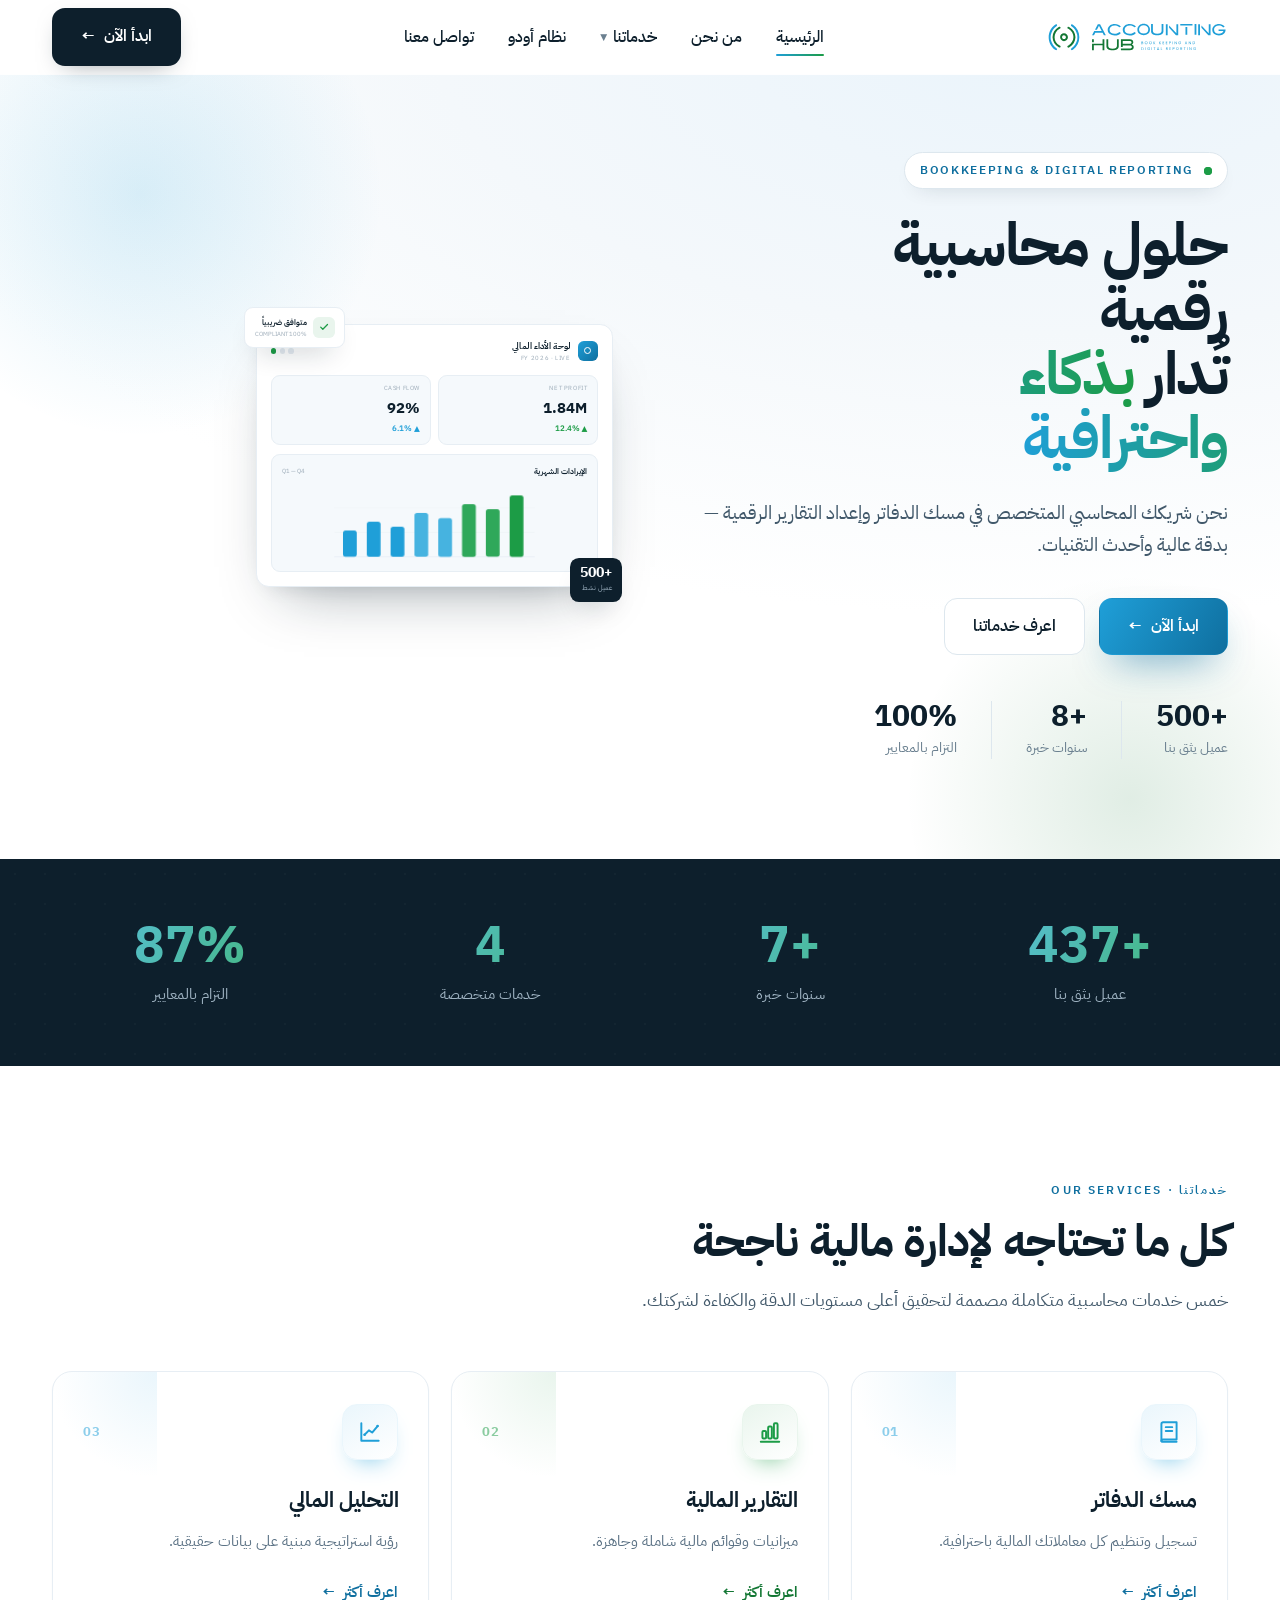
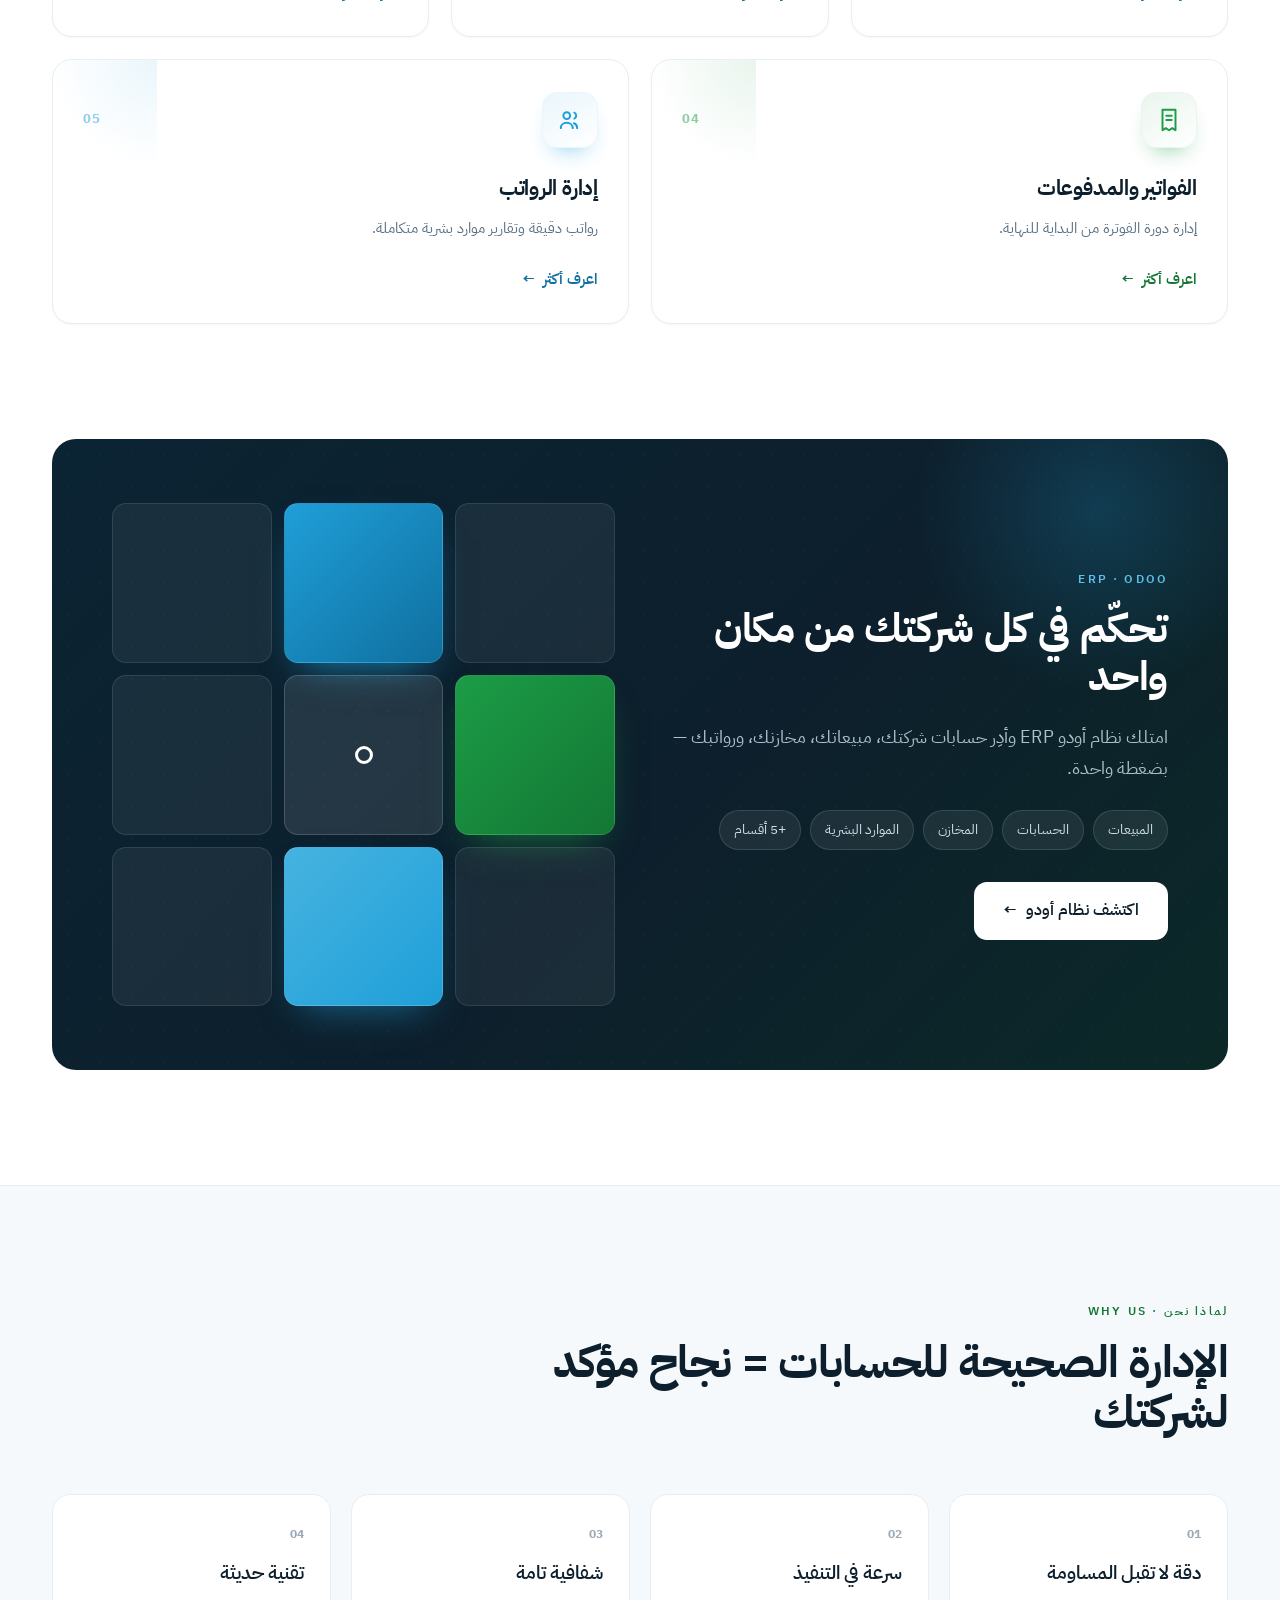
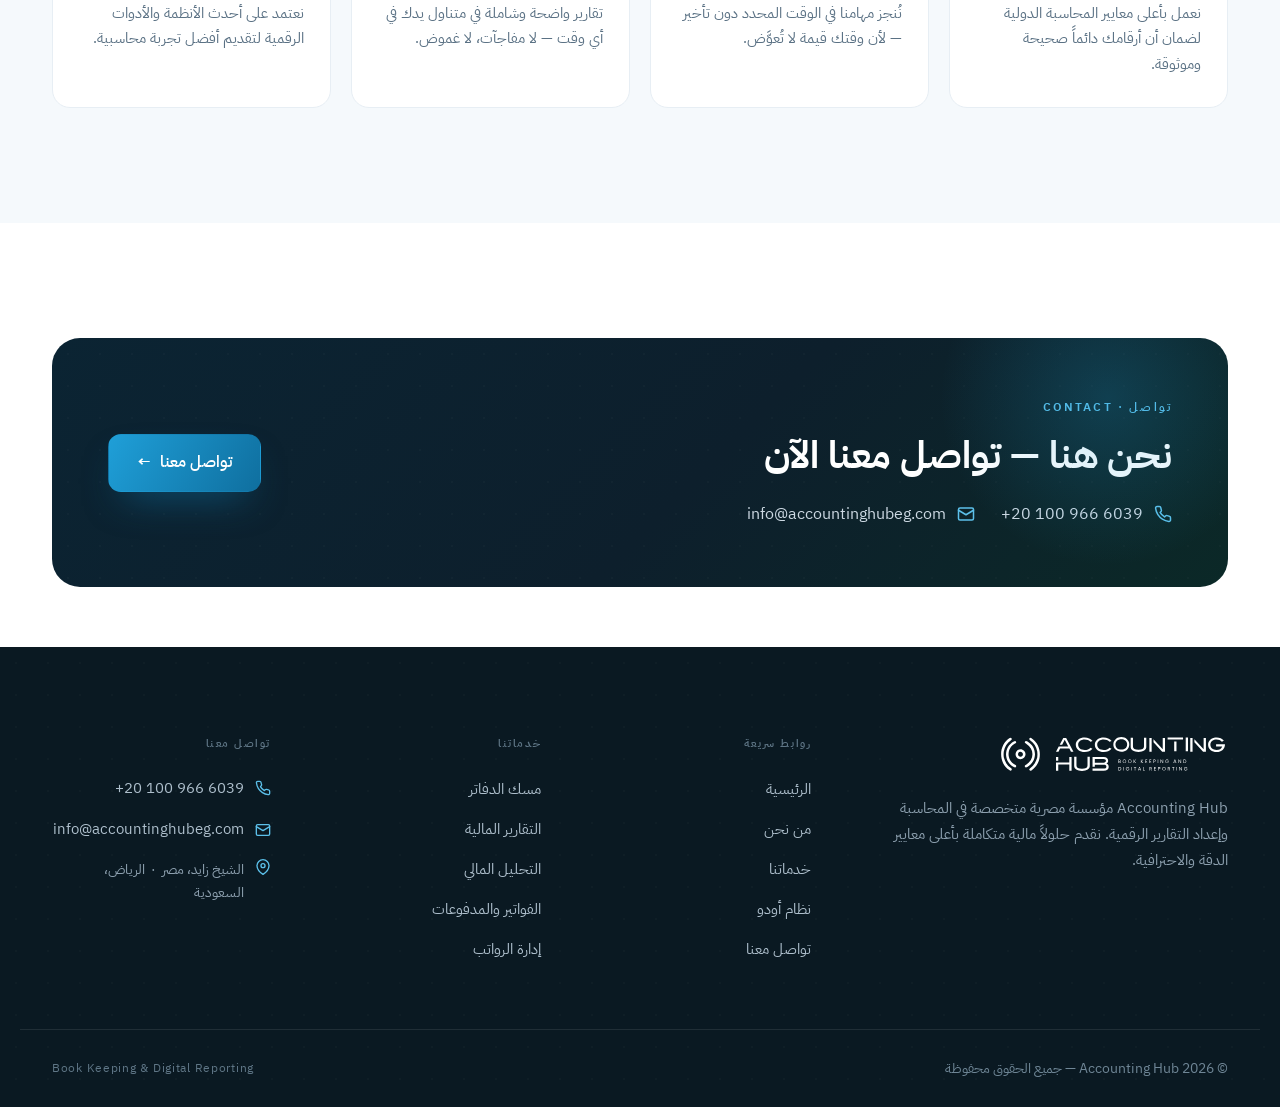
<file: V3- Accounting Hub Website/index.html>
<!DOCTYPE html>
<html lang="ar" dir="rtl">
<head>
  <meta charset="utf-8">
  <meta name="viewport" content="width=device-width, initial-scale=1">
  <title>Accounting Hub — حلول محاسبية رقمية</title>
  <meta name="description" content="Accounting Hub — مؤسسة متخصصة في المحاسبة وإعداد التقارير الرقمية وحلول أودو ERP، بأعلى معايير الدقة والاحترافية.">
  <meta name="theme-color" content="#0d1f2c">
  <link rel="canonical" href="https://accountinghubeg.com/">
  <!-- Social preview (Open Graph + Twitter) -->
  <meta property="og:type" content="website">
  <meta property="og:site_name" content="Accounting Hub">
  <meta property="og:locale" content="ar_EG">
  <meta property="og:url" content="https://accountinghubeg.com/">
  <meta property="og:title" content="Accounting Hub — حلول محاسبية رقمية">
  <meta property="og:description" content="Accounting Hub — مؤسسة متخصصة في المحاسبة وإعداد التقارير الرقمية وحلول أودو ERP، بأعلى معايير الدقة والاحترافية.">
  <meta property="og:image" content="https://accountinghubeg.com/assets/social-preview.png">
  <meta property="og:image:width" content="1200">
  <meta property="og:image:height" content="630">
  <meta name="twitter:card" content="summary_large_image">
  <meta name="twitter:title" content="Accounting Hub — حلول محاسبية رقمية">
  <meta name="twitter:description" content="Accounting Hub — مؤسسة متخصصة في المحاسبة وإعداد التقارير الرقمية وحلول أودو ERP، بأعلى معايير الدقة والاحترافية.">
  <meta name="twitter:image" content="https://accountinghubeg.com/assets/social-preview.png">

  <link rel="icon" type="image/svg+xml" href="assets/favicon.svg">

  <!-- Font -->
  <link rel="preconnect" href="https://fonts.googleapis.com">
  <link rel="preconnect" href="https://fonts.gstatic.com" crossorigin>
  <link href="https://fonts.googleapis.com/css2?family=IBM+Plex+Sans+Arabic:wght@300;400;500;600;700&display=swap" rel="stylesheet">

  <link rel="stylesheet" href="css/styles.css">
  <script src="js/main.js" defer></script>
</head>
<body>

  <!-- ============================ HEADER ============================ -->
  <header class="site-header">
    <div class="header-inner">
      <a href="index.html" class="logo"><img src="assets/logo.svg" alt="Accounting Hub"></a>

      <nav class="nav" aria-label="القائمة الرئيسية">
        <a href="index.html" class="current">الرئيسية</a>
        <a href="about.html">من نحن</a>
        <div class="dropdown">
          <button type="button" class="dropdown-toggle" aria-haspopup="true" aria-expanded="false">
            خدماتنا <span class="chev" aria-hidden="true">▼</span>
          </button>
          <div class="dropdown-panel" hidden>
            <a href="service-bookkeeping.html" class="dropdown-item blue">
              <span class="ico"><svg width="20" height="20" viewBox="0 0 24 24" fill="none" stroke="#1f9fd8" stroke-width="1.8" stroke-linecap="round" stroke-linejoin="round"><path d="M6.5 3H19v16H6.5A1.5 1.5 0 0 0 5 20.5V4.5A1.5 1.5 0 0 1 6.5 3z"/><path d="M5 19.5A1.5 1.5 0 0 0 6.5 21H19"/><path d="M9 7.5h6M9 11h6"/></svg></span>
              <span>مسك الدفاتر</span>
            </a>
            <a href="service-reports.html" class="dropdown-item green">
              <span class="ico"><svg width="20" height="20" viewBox="0 0 24 24" fill="none" stroke="#1c9c46" stroke-width="1.8" stroke-linecap="round" stroke-linejoin="round"><path d="M3.5 21h17"/><rect x="5" y="11" width="3.4" height="7" rx="1"/><rect x="10.3" y="7" width="3.4" height="11" rx="1"/><rect x="15.6" y="4" width="3.4" height="14" rx="1"/></svg></span>
              <span>التقارير المالية</span>
            </a>
            <a href="service-analysis.html" class="dropdown-item blue">
              <span class="ico"><svg width="20" height="20" viewBox="0 0 24 24" fill="none" stroke="#1f9fd8" stroke-width="1.8" stroke-linecap="round" stroke-linejoin="round"><path d="M4 4v16h16"/><path d="M7 14.5l4-4 3 2 5-6"/><circle cx="7" cy="14.5" r="1.2" fill="#1f9fd8" stroke="none"/><circle cx="19" cy="6.5" r="1.2" fill="#1f9fd8" stroke="none"/></svg></span>
              <span>التحليل المالي</span>
            </a>
            <a href="service-invoicing.html" class="dropdown-item green">
              <span class="ico"><svg width="20" height="20" viewBox="0 0 24 24" fill="none" stroke="#1c9c46" stroke-width="1.8" stroke-linecap="round" stroke-linejoin="round"><path d="M6 2.5h12v19l-3-2-3 2-3-2-3 2z"/><path d="M9.5 8h5M9.5 12h5"/></svg></span>
              <span>الفواتير والمدفوعات</span>
            </a>
            <a href="service-payroll.html" class="dropdown-item blue">
              <span class="ico"><svg width="20" height="20" viewBox="0 0 24 24" fill="none" stroke="#1f9fd8" stroke-width="1.8" stroke-linecap="round" stroke-linejoin="round"><circle cx="9" cy="8" r="3.1"/><path d="M3.5 19.5c0-3.1 2.5-4.9 5.5-4.9s5.5 1.8 5.5 4.9"/><path d="M16 5.3a3 3 0 0 1 0 5.4"/><path d="M18.6 19.5c0-2.3-1.1-3.9-3-4.5"/></svg></span>
              <span>إدارة الرواتب</span>
            </a>
          </div>
        </div>
        <a href="odoo.html">نظام أودو</a>
        <a href="contact.html">تواصل معنا</a>
      </nav>

      <a href="contact.html" class="btn dark header-actions">ابدأ الآن <span class="arrow">←</span></a>

      <button type="button" class="menu-toggle" aria-label="القائمة" aria-expanded="false">
        <span></span><span></span><span></span>
      </button>
    </div>

    <!-- Mobile menu -->
    <div class="mobile-menu" hidden>
      <a href="index.html">الرئيسية</a>
      <a href="about.html">من نحن</a>
      <button type="button" class="m-services-toggle" aria-expanded="false">
        خدماتنا <span class="chev" aria-hidden="true">▼</span>
      </button>
      <div class="m-services" hidden>
        <a href="service-bookkeeping.html"><span class="ico"><svg width="19" height="19" viewBox="0 0 24 24" fill="none" stroke="#1f9fd8" stroke-width="1.8" stroke-linecap="round" stroke-linejoin="round"><path d="M6.5 3H19v16H6.5A1.5 1.5 0 0 0 5 20.5V4.5A1.5 1.5 0 0 1 6.5 3z"/><path d="M5 19.5A1.5 1.5 0 0 0 6.5 21H19"/><path d="M9 7.5h6M9 11h6"/></svg></span><span>مسك الدفاتر</span></a>
        <a href="service-reports.html" class="green"><span class="ico"><svg width="19" height="19" viewBox="0 0 24 24" fill="none" stroke="#1c9c46" stroke-width="1.8" stroke-linecap="round" stroke-linejoin="round"><path d="M3.5 21h17"/><rect x="5" y="11" width="3.4" height="7" rx="1"/><rect x="10.3" y="7" width="3.4" height="11" rx="1"/><rect x="15.6" y="4" width="3.4" height="14" rx="1"/></svg></span><span>التقارير المالية</span></a>
        <a href="service-analysis.html"><span class="ico"><svg width="19" height="19" viewBox="0 0 24 24" fill="none" stroke="#1f9fd8" stroke-width="1.8" stroke-linecap="round" stroke-linejoin="round"><path d="M4 4v16h16"/><path d="M7 14.5l4-4 3 2 5-6"/><circle cx="7" cy="14.5" r="1.2" fill="#1f9fd8" stroke="none"/><circle cx="19" cy="6.5" r="1.2" fill="#1f9fd8" stroke="none"/></svg></span><span>التحليل المالي</span></a>
        <a href="service-invoicing.html" class="green"><span class="ico"><svg width="19" height="19" viewBox="0 0 24 24" fill="none" stroke="#1c9c46" stroke-width="1.8" stroke-linecap="round" stroke-linejoin="round"><path d="M6 2.5h12v19l-3-2-3 2-3-2-3 2z"/><path d="M9.5 8h5M9.5 12h5"/></svg></span><span>الفواتير والمدفوعات</span></a>
        <a href="service-payroll.html"><span class="ico"><svg width="19" height="19" viewBox="0 0 24 24" fill="none" stroke="#1f9fd8" stroke-width="1.8" stroke-linecap="round" stroke-linejoin="round"><circle cx="9" cy="8" r="3.1"/><path d="M3.5 19.5c0-3.1 2.5-4.9 5.5-4.9s5.5 1.8 5.5 4.9"/><path d="M16 5.3a3 3 0 0 1 0 5.4"/><path d="M18.6 19.5c0-2.3-1.1-3.9-3-4.5"/></svg></span><span>إدارة الرواتب</span></a>
      </div>
      <a href="odoo.html">نظام أودو</a>
      <a href="contact.html">تواصل معنا</a>
      <a href="contact.html" class="btn dark">ابدأ الآن <span class="arrow">←</span></a>
    </div>
  </header>

  <main>

    <!-- ============================= HERO ============================= -->
    <section class="home-hero">
      <div data-parallax="0.06" class="blob" style="position:absolute;top:-140px;inset-inline-end:-120px;width:520px;height:520px;border-radius:50%;background:radial-gradient(circle,rgba(31,159,216,.16),transparent 66%);pointer-events:none;"></div>
      <div data-parallax="0.1" class="blob" style="position:absolute;bottom:-180px;inset-inline-start:-90px;width:480px;height:480px;border-radius:50%;background:radial-gradient(circle,rgba(19,119,52,.13),transparent 66%);pointer-events:none;"></div>

      <div class="container">
        <div>
          <div data-reveal class="badge-pill">
            <span class="ping"><span class="dot"></span><span class="wave"></span></span>
            Bookkeeping &amp; Digital Reporting
          </div>
          <h1 data-reveal data-delay="60">حلول محاسبية رقمية<br>تُدار <span class="gradient-text">بذكاء واحترافية</span></h1>
          <p data-reveal data-delay="120" class="lead">نحن شريكك المحاسبي المتخصص في مسك الدفاتر وإعداد التقارير الرقمية — بدقة عالية وأحدث التقنيات.</p>
          <div data-reveal data-delay="180" class="hero-actions">
            <a href="contact.html" class="btn primary">ابدأ الآن <span class="arrow">←</span></a>
            <a href="#services" class="btn ghost">اعرف خدماتنا</a>
          </div>
          <div data-reveal data-delay="240" class="hero-stats">
            <div><div class="num">+500</div><div class="label">عميل يثق بنا</div></div>
            <div class="divider"></div>
            <div><div class="num">+8</div><div class="label">سنوات خبرة</div></div>
            <div class="divider"></div>
            <div><div class="num">100%</div><div class="label">التزام بالمعايير</div></div>
          </div>
        </div>

        <!-- Decorative dashboard mock -->
        <div data-reveal data-delay="120" class="hero-mock" style="position:relative;">
          <div data-parallax="-0.03" class="mock" style="box-shadow:0 44px 90px -44px rgba(13,31,44,.42),0 14px 34px -22px rgba(13,31,44,.18);">
            <div style="display:flex;align-items:center;justify-content:space-between;margin-bottom:18px;">
              <div style="display:flex;align-items:center;gap:11px;">
                <span style="width:32px;height:32px;border-radius:9px;background:linear-gradient(135deg,#1f9fd8,#0f6f9f);display:flex;align-items:center;justify-content:center;"><span style="width:11px;height:11px;border-radius:50%;border:2.5px solid #fff;"></span></span>
                <div><div style="font-weight:600;font-size:14px;">لوحة الأداء المالي</div><div style="font-size:10px;color:#9aa9b6;letter-spacing:.1em;">FY 2026 · LIVE</div></div>
              </div>
              <div style="display:flex;gap:5px;"><span style="width:9px;height:9px;border-radius:50%;background:#e4ebf1;"></span><span style="width:9px;height:9px;border-radius:50%;background:#e4ebf1;"></span><span style="width:9px;height:9px;border-radius:50%;background:#1c9c46;"></span></div>
            </div>
            <div style="display:grid;grid-template-columns:1fr 1fr;gap:12px;margin-bottom:14px;">
              <div style="background:var(--bg-tint);border:1px solid var(--border);border-radius:14px;padding:14px 15px;">
                <div style="font-size:9.5px;letter-spacing:.1em;color:#9aa9b6;">NET PROFIT</div>
                <div style="font-size:23px;font-weight:700;margin-top:5px;">1.84M</div>
                <div style="font-size:12px;color:#1c9c46;font-weight:600;margin-top:3px;">▲ 12.4%</div>
              </div>
              <div style="background:var(--bg-tint);border:1px solid var(--border);border-radius:14px;padding:14px 15px;">
                <div style="font-size:9.5px;letter-spacing:.1em;color:#9aa9b6;">CASH FLOW</div>
                <div style="font-size:23px;font-weight:700;margin-top:5px;">92%</div>
                <div style="font-size:12px;color:#1f9fd8;font-weight:600;margin-top:3px;">▲ 6.1%</div>
              </div>
            </div>
            <div style="background:var(--bg-tint);border:1px solid var(--border);border-radius:14px;padding:16px 16px 12px;">
              <div style="display:flex;justify-content:space-between;align-items:center;margin-bottom:12px;">
                <span style="font-size:13px;font-weight:600;">الإيرادات الشهرية</span>
                <span style="font-size:10px;color:#9aa9b6;">Q1 — Q4</span>
              </div>
              <svg viewBox="0 0 320 124" style="width:100%;height:122px;">
                <line x1="0" y1="113" x2="320" y2="113" stroke="#e1e9f0" stroke-width="1"></line>
                <line x1="0" y1="74" x2="320" y2="74" stroke="#edf2f6" stroke-width="1"></line>
                <line x1="0" y1="35" x2="320" y2="35" stroke="#edf2f6" stroke-width="1"></line>
                <rect x="14" y="71" width="22" height="42" rx="4" fill="#1f9fd8" style="transform-box:fill-box;transform-origin:bottom;animation:grow-bar .8s cubic-bezier(.22,1,.36,1) .05s both;"></rect>
                <rect x="52" y="57" width="22" height="56" rx="4" fill="#1f9fd8" style="transform-box:fill-box;transform-origin:bottom;animation:grow-bar .8s cubic-bezier(.22,1,.36,1) .12s both;"></rect>
                <rect x="90" y="65" width="22" height="48" rx="4" fill="#1f9fd8" style="transform-box:fill-box;transform-origin:bottom;animation:grow-bar .8s cubic-bezier(.22,1,.36,1) .19s both;"></rect>
                <rect x="128" y="43" width="22" height="70" rx="4" fill="#46b3e0" style="transform-box:fill-box;transform-origin:bottom;animation:grow-bar .8s cubic-bezier(.22,1,.36,1) .26s both;"></rect>
                <rect x="166" y="51" width="22" height="62" rx="4" fill="#46b3e0" style="transform-box:fill-box;transform-origin:bottom;animation:grow-bar .8s cubic-bezier(.22,1,.36,1) .33s both;"></rect>
                <rect x="204" y="29" width="22" height="84" rx="4" fill="#2fa85a" style="transform-box:fill-box;transform-origin:bottom;animation:grow-bar .8s cubic-bezier(.22,1,.36,1) .4s both;"></rect>
                <rect x="242" y="37" width="22" height="76" rx="4" fill="#2fa85a" style="transform-box:fill-box;transform-origin:bottom;animation:grow-bar .8s cubic-bezier(.22,1,.36,1) .47s both;"></rect>
                <rect x="280" y="15" width="22" height="98" rx="4" fill="#1c9c46" style="transform-box:fill-box;transform-origin:bottom;animation:grow-bar .8s cubic-bezier(.22,1,.36,1) .54s both;"></rect>
              </svg>
            </div>
          </div>
          <div class="mock-float float" style="top:-26px;inset-inline-end:-18px;">
            <span style="width:34px;height:34px;border-radius:9px;background:#e9f5ed;display:flex;align-items:center;justify-content:center;"><svg width="16" height="16" viewBox="0 0 24 24" fill="none" stroke="#1c9c46" stroke-width="3" stroke-linecap="round" stroke-linejoin="round"><path d="M4 12l5 5L20 6"/></svg></span>
            <div><div style="font-size:13px;font-weight:600;">متوافق ضريبياً</div><div style="font-size:10px;color:#9aa9b6;">100% COMPLIANT</div></div>
          </div>
          <div class="mock-float float2" style="bottom:-24px;inset-inline-start:-14px;background:var(--navy);border:none;padding:13px 16px;">
            <div><div style="font-size:22px;font-weight:700;color:#fff;line-height:1;">+500</div><div style="font-size:11.5px;color:#9fb3c2;margin-top:4px;">عميل نشط</div></div>
          </div>
        </div>
      </div>
    </section>

    <!-- ========================== STATS BAND ========================= -->
    <section class="stats-band">
      <div class="dots" style="position:absolute;inset:0;background-image:radial-gradient(rgba(255,255,255,.05) 1px,transparent 1px);background-size:30px 30px;opacity:.5;"></div>
      <div class="container">
        <div data-reveal><div class="num" data-count="500" data-prefix="+">+500</div><div class="label">عميل يثق بنا</div></div>
        <div data-reveal data-delay="80"><div class="num" data-count="8" data-prefix="+">+8</div><div class="label">سنوات خبرة</div></div>
        <div data-reveal data-delay="160"><div class="num" data-count="5">5</div><div class="label">خدمات متخصصة</div></div>
        <div data-reveal data-delay="240"><div class="num" data-count="100" data-suffix="%">100%</div><div class="label">التزام بالمعايير</div></div>
      </div>
    </section>

    <!-- =========================== SERVICES ========================== -->
    <section id="services" class="section">
      <div class="container">
        <div class="section-head">
          <div data-reveal class="eyebrow">خدماتنا · Our Services</div>
          <h2 data-reveal data-delay="60">كل ما تحتاجه لإدارة مالية ناجحة</h2>
          <p data-reveal data-delay="110">خمس خدمات محاسبية متكاملة مصممة لتحقيق أعلى مستويات الدقة والكفاءة لشركتك.</p>
        </div>
        <div class="services-grid">
          <a href="service-bookkeeping.html" data-reveal class="service-card blue">
            <span class="corner"></span>
            <div class="row">
              <span class="ico"><svg width="26" height="26" viewBox="0 0 24 24" fill="none" stroke="#1f9fd8" stroke-width="1.8" stroke-linecap="round" stroke-linejoin="round"><path d="M6.5 3H19v16H6.5A1.5 1.5 0 0 0 5 20.5V4.5A1.5 1.5 0 0 1 6.5 3z"/><path d="M5 19.5A1.5 1.5 0 0 0 6.5 21H19"/><path d="M9 7.5h6M9 11h6"/></svg></span>
              <span class="no">01</span>
            </div>
            <h3>مسك الدفاتر</h3>
            <p>تسجيل وتنظيم كل معاملاتك المالية باحترافية.</p>
            <div class="more">اعرف أكثر <span class="arrow">←</span></div>
          </a>
          <a href="service-reports.html" data-reveal data-delay="80" class="service-card green">
            <span class="corner"></span>
            <div class="row">
              <span class="ico"><svg width="26" height="26" viewBox="0 0 24 24" fill="none" stroke="#1c9c46" stroke-width="1.8" stroke-linecap="round" stroke-linejoin="round"><path d="M3.5 21h17"/><rect x="5" y="11" width="3.4" height="7" rx="1"/><rect x="10.3" y="7" width="3.4" height="11" rx="1"/><rect x="15.6" y="4" width="3.4" height="14" rx="1"/></svg></span>
              <span class="no">02</span>
            </div>
            <h3>التقارير المالية</h3>
            <p>ميزانيات وقوائم مالية شاملة وجاهزة.</p>
            <div class="more">اعرف أكثر <span class="arrow">←</span></div>
          </a>
          <a href="service-analysis.html" data-reveal data-delay="160" class="service-card blue">
            <span class="corner"></span>
            <div class="row">
              <span class="ico"><svg width="26" height="26" viewBox="0 0 24 24" fill="none" stroke="#1f9fd8" stroke-width="1.8" stroke-linecap="round" stroke-linejoin="round"><path d="M4 4v16h16"/><path d="M7 14.5l4-4 3 2 5-6"/><circle cx="7" cy="14.5" r="1.2" fill="#1f9fd8" stroke="none"/><circle cx="19" cy="6.5" r="1.2" fill="#1f9fd8" stroke="none"/></svg></span>
              <span class="no">03</span>
            </div>
            <h3>التحليل المالي</h3>
            <p>رؤية استراتيجية مبنية على بيانات حقيقية.</p>
            <div class="more">اعرف أكثر <span class="arrow">←</span></div>
          </a>
          <a href="service-invoicing.html" data-reveal class="service-card green">
            <span class="corner"></span>
            <div class="row">
              <span class="ico"><svg width="26" height="26" viewBox="0 0 24 24" fill="none" stroke="#1c9c46" stroke-width="1.8" stroke-linecap="round" stroke-linejoin="round"><path d="M6 2.5h12v19l-3-2-3 2-3-2-3 2z"/><path d="M9.5 8h5M9.5 12h5"/></svg></span>
              <span class="no">04</span>
            </div>
            <h3>الفواتير والمدفوعات</h3>
            <p>إدارة دورة الفوترة من البداية للنهاية.</p>
            <div class="more">اعرف أكثر <span class="arrow">←</span></div>
          </a>
          <a href="service-payroll.html" data-reveal data-delay="80" class="service-card blue">
            <span class="corner"></span>
            <div class="row">
              <span class="ico"><svg width="26" height="26" viewBox="0 0 24 24" fill="none" stroke="#1f9fd8" stroke-width="1.8" stroke-linecap="round" stroke-linejoin="round"><circle cx="9" cy="8" r="3.1"/><path d="M3.5 19.5c0-3.1 2.5-4.9 5.5-4.9s5.5 1.8 5.5 4.9"/><path d="M16 5.3a3 3 0 0 1 0 5.4"/><path d="M18.6 19.5c0-2.3-1.1-3.9-3-4.5"/></svg></span>
              <span class="no">05</span>
            </div>
            <h3>إدارة الرواتب</h3>
            <p>رواتب دقيقة وتقارير موارد بشرية متكاملة.</p>
            <div class="more">اعرف أكثر <span class="arrow">←</span></div>
          </a>
        </div>
      </div>
    </section>

    <!-- ========================= ODOO TEASER ========================= -->
    <section class="section" style="padding-top:0;">
      <div class="container">
        <div data-reveal class="panel-dark">
          <div data-parallax="0.04" class="glow"></div>
          <div class="dark-panel-dots"></div>
          <div style="position:relative;display:grid;grid-template-columns:repeat(auto-fit,minmax(min(100%,300px),1fr));gap:clamp(36px,4vw,50px);align-items:center;">
            <div>
              <div class="eyebrow light">ERP · Odoo</div>
              <h2 style="margin-top:16px;">تحكّم في كل شركتك من مكان واحد</h2>
              <p>امتلك نظام أودو ERP وأدِر حسابات شركتك، مبيعاتك، مخازنك، ورواتبك — بضغطة واحدة.</p>
              <div class="tags">
                <span>المبيعات</span><span>الحسابات</span><span>المخازن</span><span>الموارد البشرية</span><span>+5 أقسام</span>
              </div>
              <a href="odoo.html" class="btn light" style="margin-top:32px;">اكتشف نظام أودو <span class="arrow">←</span></a>
            </div>
            <div class="odoo-squares">
              <div></div>
              <div style="background:linear-gradient(135deg,#1f9fd8,#0f6f9f);box-shadow:0 18px 36px -18px rgba(31,159,216,.8);"></div>
              <div></div>
              <div style="background:linear-gradient(135deg,#1c9c46,#137734);box-shadow:0 18px 36px -18px rgba(28,156,70,.7);"></div>
              <div style="background:rgba(255,255,255,.1);border-color:rgba(255,255,255,.16);display:flex;align-items:center;justify-content:center;"><span style="width:18px;height:18px;border-radius:50%;border:3px solid #fff;"></span></div>
              <div></div>
              <div></div>
              <div style="background:linear-gradient(135deg,#46b3e0,#1f9fd8);box-shadow:0 18px 36px -18px rgba(31,159,216,.6);"></div>
              <div></div>
            </div>
          </div>
        </div>
      </div>
    </section>

    <!-- ============================ WHY US =========================== -->
    <section class="section tint">
      <div class="container">
        <div class="section-head" style="max-width:720px;">
          <div data-reveal class="eyebrow green">لماذا نحن · Why Us</div>
          <h2 data-reveal data-delay="60">الإدارة الصحيحة للحسابات = نجاح مؤكد لشركتك</h2>
        </div>
        <div class="grid auto-sm">
          <div data-reveal class="card lift"><div style="font-size:12px;font-weight:700;color:#9aa9b6;">01</div><h3 style="margin-top:14px;">دقة لا تقبل المساومة</h3><p>نعمل بأعلى معايير المحاسبة الدولية لضمان أن أرقامك دائماً صحيحة وموثوقة.</p></div>
          <div data-reveal data-delay="80" class="card lift"><div style="font-size:12px;font-weight:700;color:#9aa9b6;">02</div><h3 style="margin-top:14px;">سرعة في التنفيذ</h3><p>نُنجز مهامنا في الوقت المحدد دون تأخير — لأن وقتك قيمة لا تُعوَّض.</p></div>
          <div data-reveal data-delay="160" class="card lift"><div style="font-size:12px;font-weight:700;color:#9aa9b6;">03</div><h3 style="margin-top:14px;">شفافية تامة</h3><p>تقارير واضحة وشاملة في متناول يدك في أي وقت — لا مفاجآت، لا غموض.</p></div>
          <div data-reveal data-delay="240" class="card lift"><div style="font-size:12px;font-weight:700;color:#9aa9b6;">04</div><h3 style="margin-top:14px;">تقنية حديثة</h3><p>نعتمد على أحدث الأنظمة والأدوات الرقمية لتقديم أفضل تجربة محاسبية.</p></div>
        </div>
      </div>
    </section>

    <!-- ========================= CONTACT CTA ========================= -->
    <section class="section tight" style="padding-top:clamp(64px,9vw,118px);">
      <div class="container">
        <div data-reveal class="cta-band">
          <div class="inner">
            <div style="flex:1;min-width:280px;">
              <div class="eyebrow light">تواصل · Contact</div>
              <h2>نحن هنا — تواصل معنا الآن</h2>
              <div class="cta-contacts">
                <a href="tel:+201009666039"><svg width="18" height="18" viewBox="0 0 24 24" fill="none" stroke="#5cc0ea" stroke-width="2" stroke-linecap="round" stroke-linejoin="round"><path d="M22 16.92v3a2 2 0 0 1-2.18 2 19.79 19.79 0 0 1-8.63-3.07 19.5 19.5 0 0 1-6-6 19.79 19.79 0 0 1-3.07-8.67A2 2 0 0 1 4.11 2h3a2 2 0 0 1 2 1.72c.13.96.36 1.9.7 2.81a2 2 0 0 1-.45 2.11L8.09 9.91a16 16 0 0 0 6 6l1.27-1.27a2 2 0 0 1 2.11-.45c.91.34 1.85.57 2.81.7A2 2 0 0 1 22 16.92z"/></svg><span class="ltr">+20 100 966 6039</span></a>
                <a href="mailto:info@accountinghubeg.com"><svg width="18" height="18" viewBox="0 0 24 24" fill="none" stroke="#5cc0ea" stroke-width="2" stroke-linecap="round" stroke-linejoin="round"><rect x="2" y="4" width="20" height="16" rx="2"/><path d="M22 7l-10 6L2 7"/></svg><span class="ltr">info@accountinghubeg.com</span></a>
              </div>
            </div>
            <a href="contact.html" class="btn primary">تواصل معنا <span class="arrow">←</span></a>
          </div>
        </div>
      </div>
    </section>

  </main>

  <!-- ============================ FOOTER ============================ -->
  <footer class="site-footer">
    <div class="dots"></div>
    <div class="footer-top">
      <div class="footer-about">
        <img src="assets/logo-white.svg" alt="Accounting Hub">
        <p>Accounting Hub مؤسسة مصرية متخصصة في المحاسبة وإعداد التقارير الرقمية. نقدم حلولاً مالية متكاملة بأعلى معايير الدقة والاحترافية.</p>
      </div>
      <div class="footer-cols">
        <div>
          <div class="col-title">روابط سريعة</div>
          <div class="footer-links">
            <a href="index.html">الرئيسية</a>
            <a href="about.html">من نحن</a>
            <a href="index.html#services">خدماتنا</a>
            <a href="odoo.html">نظام أودو</a>
            <a href="contact.html">تواصل معنا</a>
          </div>
        </div>
        <div>
          <div class="col-title">خدماتنا</div>
          <div class="footer-links">
            <a href="service-bookkeeping.html">مسك الدفاتر</a>
            <a href="service-reports.html">التقارير المالية</a>
            <a href="service-analysis.html">التحليل المالي</a>
            <a href="service-invoicing.html">الفواتير والمدفوعات</a>
            <a href="service-payroll.html">إدارة الرواتب</a>
          </div>
        </div>
        <div>
          <div class="col-title">تواصل معنا</div>
          <div class="footer-contact">
            <a href="tel:+201009666039"><svg width="16" height="16" viewBox="0 0 24 24" fill="none" stroke="#5cc0ea" stroke-width="2" stroke-linecap="round" stroke-linejoin="round"><path d="M22 16.92v3a2 2 0 0 1-2.18 2 19.79 19.79 0 0 1-8.63-3.07 19.5 19.5 0 0 1-6-6 19.79 19.79 0 0 1-3.07-8.67A2 2 0 0 1 4.11 2h3a2 2 0 0 1 2 1.72c.13.96.36 1.9.7 2.81a2 2 0 0 1-.45 2.11L8.09 9.91a16 16 0 0 0 6 6l1.27-1.27a2 2 0 0 1 2.11-.45c.91.34 1.85.57 2.81.7A2 2 0 0 1 22 16.92z"/></svg><span class="ltr">+20 100 966 6039</span></a>
            <a href="mailto:info@accountinghubeg.com"><svg width="16" height="16" viewBox="0 0 24 24" fill="none" stroke="#5cc0ea" stroke-width="2" stroke-linecap="round" stroke-linejoin="round"><rect x="2" y="4" width="20" height="16" rx="2"/><path d="M22 7l-10 6L2 7"/></svg><span class="ltr">info@accountinghubeg.com</span></a>
            <div class="addr"><svg width="16" height="16" viewBox="0 0 24 24" fill="none" stroke="#5cc0ea" stroke-width="2" stroke-linecap="round" stroke-linejoin="round"><path d="M21 10c0 7-9 13-9 13s-9-6-9-13a9 9 0 0 1 18 0z"/><circle cx="12" cy="10" r="3"/></svg><span>الشيخ زايد، مصر &nbsp;·&nbsp; الرياض، السعودية</span></div>
          </div>
        </div>
      </div>
    </div>
    <div class="footer-bottom">
      <div class="copy">© <span id="year">2026</span> Accounting Hub — جميع الحقوق محفوظة</div>
      <div class="tag">Book Keeping &amp; Digital Reporting</div>
    </div>
  </footer>

</body>
</html>
</file>
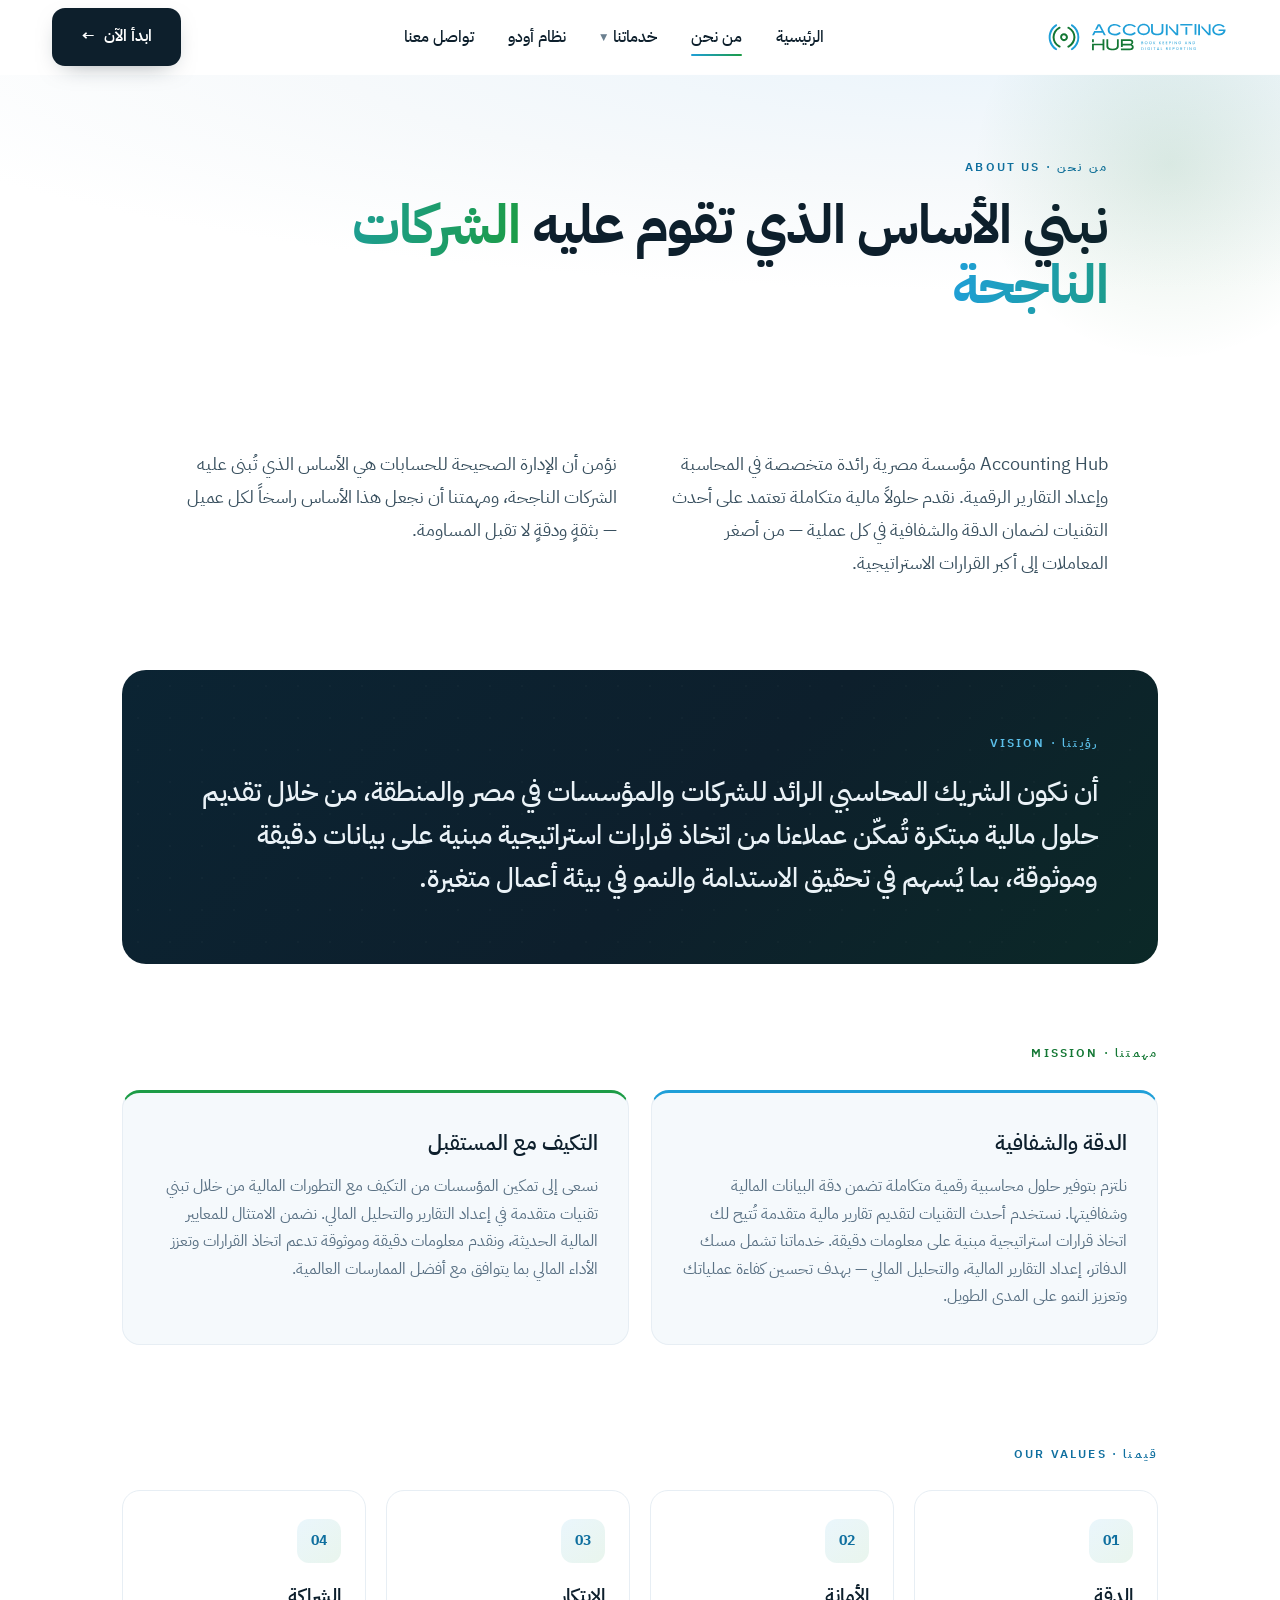
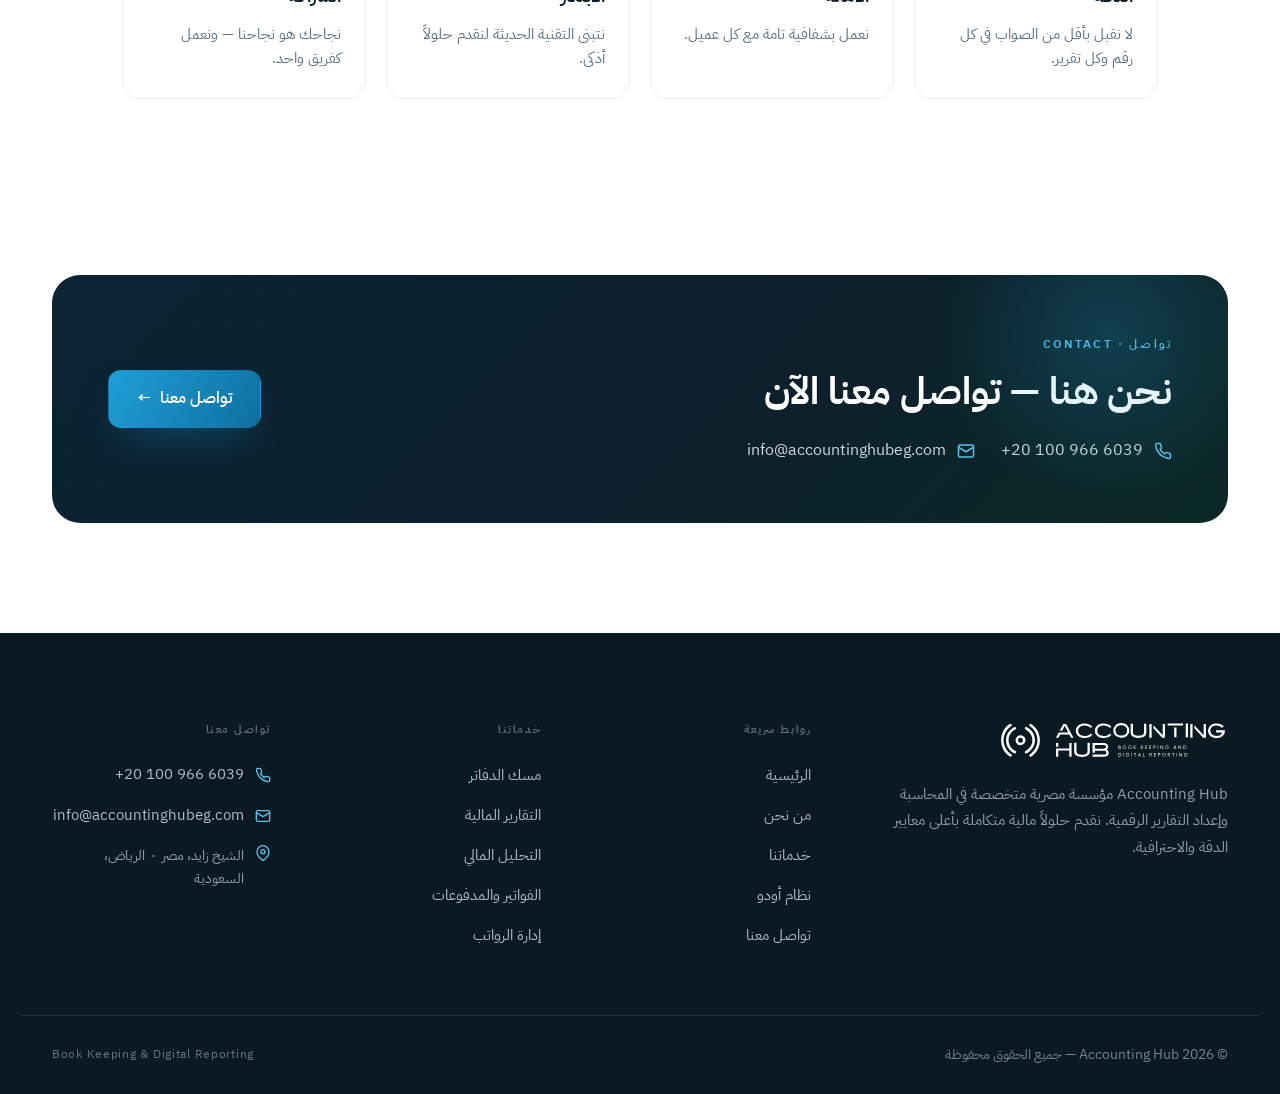
<file: V3- Accounting Hub Website/about.html>
<!DOCTYPE html>
<html lang="ar" dir="rtl">
<head>
  <meta charset="utf-8">
  <meta name="viewport" content="width=device-width, initial-scale=1">
  <title>من نحن — Accounting Hub</title>
  <meta name="description" content="Accounting Hub مؤسسة مصرية متخصصة في المحاسبة وإعداد التقارير الرقمية — رؤيتنا، مهمتنا، وقيمنا.">
  <meta name="theme-color" content="#0d1f2c">
  <link rel="canonical" href="https://accountinghubeg.com/about.html">
  <!-- Social preview (Open Graph + Twitter) -->
  <meta property="og:type" content="website">
  <meta property="og:site_name" content="Accounting Hub">
  <meta property="og:locale" content="ar_EG">
  <meta property="og:url" content="https://accountinghubeg.com/about.html">
  <meta property="og:title" content="من نحن — Accounting Hub">
  <meta property="og:description" content="Accounting Hub مؤسسة مصرية متخصصة في المحاسبة وإعداد التقارير الرقمية — رؤيتنا، مهمتنا، وقيمنا.">
  <meta property="og:image" content="https://accountinghubeg.com/assets/social-preview.png">
  <meta property="og:image:width" content="1200">
  <meta property="og:image:height" content="630">
  <meta name="twitter:card" content="summary_large_image">
  <meta name="twitter:title" content="من نحن — Accounting Hub">
  <meta name="twitter:description" content="Accounting Hub مؤسسة مصرية متخصصة في المحاسبة وإعداد التقارير الرقمية — رؤيتنا، مهمتنا، وقيمنا.">
  <meta name="twitter:image" content="https://accountinghubeg.com/assets/social-preview.png">
  <link rel="icon" type="image/svg+xml" href="assets/favicon.svg">
  <link rel="preconnect" href="https://fonts.googleapis.com">
  <link rel="preconnect" href="https://fonts.gstatic.com" crossorigin>
  <link href="https://fonts.googleapis.com/css2?family=IBM+Plex+Sans+Arabic:wght@300;400;500;600;700&display=swap" rel="stylesheet">
  <link rel="stylesheet" href="css/styles.css">
  <script src="js/main.js" defer></script>
</head>
<body>

  <!-- ============================ HEADER ============================ -->
  <header class="site-header">
    <div class="header-inner">
      <a href="index.html" class="logo"><img src="assets/logo.svg" alt="Accounting Hub"></a>
      <nav class="nav" aria-label="القائمة الرئيسية">
        <a href="index.html">الرئيسية</a>
        <a href="about.html" class="current">من نحن</a>
        <div class="dropdown">
          <button type="button" class="dropdown-toggle" aria-haspopup="true" aria-expanded="false">
            خدماتنا <span class="chev" aria-hidden="true">▼</span>
          </button>
          <div class="dropdown-panel" hidden>
            <a href="service-bookkeeping.html" class="dropdown-item blue"><span class="ico"><svg width="20" height="20" viewBox="0 0 24 24" fill="none" stroke="#1f9fd8" stroke-width="1.8" stroke-linecap="round" stroke-linejoin="round"><path d="M6.5 3H19v16H6.5A1.5 1.5 0 0 0 5 20.5V4.5A1.5 1.5 0 0 1 6.5 3z"/><path d="M5 19.5A1.5 1.5 0 0 0 6.5 21H19"/><path d="M9 7.5h6M9 11h6"/></svg></span><span>مسك الدفاتر</span></a>
            <a href="service-reports.html" class="dropdown-item green"><span class="ico"><svg width="20" height="20" viewBox="0 0 24 24" fill="none" stroke="#1c9c46" stroke-width="1.8" stroke-linecap="round" stroke-linejoin="round"><path d="M3.5 21h17"/><rect x="5" y="11" width="3.4" height="7" rx="1"/><rect x="10.3" y="7" width="3.4" height="11" rx="1"/><rect x="15.6" y="4" width="3.4" height="14" rx="1"/></svg></span><span>التقارير المالية</span></a>
            <a href="service-analysis.html" class="dropdown-item blue"><span class="ico"><svg width="20" height="20" viewBox="0 0 24 24" fill="none" stroke="#1f9fd8" stroke-width="1.8" stroke-linecap="round" stroke-linejoin="round"><path d="M4 4v16h16"/><path d="M7 14.5l4-4 3 2 5-6"/><circle cx="7" cy="14.5" r="1.2" fill="#1f9fd8" stroke="none"/><circle cx="19" cy="6.5" r="1.2" fill="#1f9fd8" stroke="none"/></svg></span><span>التحليل المالي</span></a>
            <a href="service-invoicing.html" class="dropdown-item green"><span class="ico"><svg width="20" height="20" viewBox="0 0 24 24" fill="none" stroke="#1c9c46" stroke-width="1.8" stroke-linecap="round" stroke-linejoin="round"><path d="M6 2.5h12v19l-3-2-3 2-3-2-3 2z"/><path d="M9.5 8h5M9.5 12h5"/></svg></span><span>الفواتير والمدفوعات</span></a>
            <a href="service-payroll.html" class="dropdown-item blue"><span class="ico"><svg width="20" height="20" viewBox="0 0 24 24" fill="none" stroke="#1f9fd8" stroke-width="1.8" stroke-linecap="round" stroke-linejoin="round"><circle cx="9" cy="8" r="3.1"/><path d="M3.5 19.5c0-3.1 2.5-4.9 5.5-4.9s5.5 1.8 5.5 4.9"/><path d="M16 5.3a3 3 0 0 1 0 5.4"/><path d="M18.6 19.5c0-2.3-1.1-3.9-3-4.5"/></svg></span><span>إدارة الرواتب</span></a>
          </div>
        </div>
        <a href="odoo.html">نظام أودو</a>
        <a href="contact.html">تواصل معنا</a>
      </nav>
      <a href="contact.html" class="btn dark header-actions">ابدأ الآن <span class="arrow">←</span></a>
      <button type="button" class="menu-toggle" aria-label="القائمة" aria-expanded="false"><span></span><span></span><span></span></button>
    </div>
    <div class="mobile-menu" hidden>
      <a href="index.html">الرئيسية</a>
      <a href="about.html">من نحن</a>
      <button type="button" class="m-services-toggle" aria-expanded="false">خدماتنا <span class="chev" aria-hidden="true">▼</span></button>
      <div class="m-services" hidden>
        <a href="service-bookkeeping.html"><span class="ico"><svg width="19" height="19" viewBox="0 0 24 24" fill="none" stroke="#1f9fd8" stroke-width="1.8" stroke-linecap="round" stroke-linejoin="round"><path d="M6.5 3H19v16H6.5A1.5 1.5 0 0 0 5 20.5V4.5A1.5 1.5 0 0 1 6.5 3z"/><path d="M5 19.5A1.5 1.5 0 0 0 6.5 21H19"/><path d="M9 7.5h6M9 11h6"/></svg></span><span>مسك الدفاتر</span></a>
        <a href="service-reports.html" class="green"><span class="ico"><svg width="19" height="19" viewBox="0 0 24 24" fill="none" stroke="#1c9c46" stroke-width="1.8" stroke-linecap="round" stroke-linejoin="round"><path d="M3.5 21h17"/><rect x="5" y="11" width="3.4" height="7" rx="1"/><rect x="10.3" y="7" width="3.4" height="11" rx="1"/><rect x="15.6" y="4" width="3.4" height="14" rx="1"/></svg></span><span>التقارير المالية</span></a>
        <a href="service-analysis.html"><span class="ico"><svg width="19" height="19" viewBox="0 0 24 24" fill="none" stroke="#1f9fd8" stroke-width="1.8" stroke-linecap="round" stroke-linejoin="round"><path d="M4 4v16h16"/><path d="M7 14.5l4-4 3 2 5-6"/><circle cx="7" cy="14.5" r="1.2" fill="#1f9fd8" stroke="none"/><circle cx="19" cy="6.5" r="1.2" fill="#1f9fd8" stroke="none"/></svg></span><span>التحليل المالي</span></a>
        <a href="service-invoicing.html" class="green"><span class="ico"><svg width="19" height="19" viewBox="0 0 24 24" fill="none" stroke="#1c9c46" stroke-width="1.8" stroke-linecap="round" stroke-linejoin="round"><path d="M6 2.5h12v19l-3-2-3 2-3-2-3 2z"/><path d="M9.5 8h5M9.5 12h5"/></svg></span><span>الفواتير والمدفوعات</span></a>
        <a href="service-payroll.html"><span class="ico"><svg width="19" height="19" viewBox="0 0 24 24" fill="none" stroke="#1f9fd8" stroke-width="1.8" stroke-linecap="round" stroke-linejoin="round"><circle cx="9" cy="8" r="3.1"/><path d="M3.5 19.5c0-3.1 2.5-4.9 5.5-4.9s5.5 1.8 5.5 4.9"/><path d="M16 5.3a3 3 0 0 1 0 5.4"/><path d="M18.6 19.5c0-2.3-1.1-3.9-3-4.5"/></svg></span><span>إدارة الرواتب</span></a>
      </div>
      <a href="odoo.html">نظام أودو</a>
      <a href="contact.html">تواصل معنا</a>
      <a href="contact.html" class="btn dark">ابدأ الآن <span class="arrow">←</span></a>
    </div>
  </header>

  <main>

    <!-- HERO -->
    <section class="hero" style="padding-bottom:clamp(48px,6vw,72px);">
      <div data-parallax="0.07" class="blob" style="top:-120px;inset-inline-start:-100px;width:420px;height:420px;background:radial-gradient(circle,rgba(19,119,52,.12),transparent 66%);"></div>
      <div class="container sm">
        <div data-reveal class="eyebrow">من نحن · About Us</div>
        <h1 data-reveal data-delay="60" style="max-width:820px;">نبني الأساس الذي تقوم عليه <span class="gradient-text">الشركات الناجحة</span></h1>
      </div>
    </section>

    <!-- INTRO -->
    <section class="section tight" style="padding-bottom:30px;">
      <div class="container sm grid" style="grid-template-columns:repeat(auto-fit,minmax(min(100%,300px),1fr));gap:clamp(28px,4vw,46px);">
        <p data-reveal style="font-size:clamp(16px,1.4vw,18.5px);line-height:1.85;color:#39505f;">Accounting Hub مؤسسة مصرية رائدة متخصصة في المحاسبة وإعداد التقارير الرقمية. نقدم حلولاً مالية متكاملة تعتمد على أحدث التقنيات لضمان الدقة والشفافية في كل عملية — من أصغر المعاملات إلى أكبر القرارات الاستراتيجية.</p>
        <p data-reveal data-delay="80" style="font-size:clamp(16px,1.4vw,18.5px);line-height:1.85;color:#39505f;">نؤمن أن الإدارة الصحيحة للحسابات هي الأساس الذي تُبنى عليه الشركات الناجحة، ومهمتنا أن نجعل هذا الأساس راسخاً لكل عميل — بثقةٍ ودقةٍ لا تقبل المساومة.</p>
      </div>
    </section>

    <!-- VISION -->
    <section class="section tight" style="padding-block:clamp(36px,5vw,60px) 30px;">
      <div class="container md">
        <div data-reveal class="panel-dark" style="border-radius:24px;">
          <div class="dark-panel-dots"></div>
          <div style="position:relative;">
            <div class="eyebrow light">رؤيتنا · Vision</div>
            <p style="margin-top:18px;font-size:clamp(19px,2.1vw,30px);line-height:1.6;font-weight:500;color:#eaf2f7;max-width:900px;">أن نكون الشريك المحاسبي الرائد للشركات والمؤسسات في مصر والمنطقة، من خلال تقديم حلول مالية مبتكرة تُمكّن عملاءنا من اتخاذ قرارات استراتيجية مبنية على بيانات دقيقة وموثوقة، بما يُسهم في تحقيق الاستدامة والنمو في بيئة أعمال متغيرة.</p>
          </div>
        </div>
      </div>
    </section>

    <!-- MISSION -->
    <section class="section tight" style="padding-block:clamp(36px,5vw,50px) 30px;">
      <div class="container md">
        <div data-reveal class="eyebrow green" style="margin-bottom:26px;">مهمتنا · Mission</div>
        <div class="grid" style="grid-template-columns:repeat(auto-fit,minmax(min(100%,300px),1fr));gap:22px;">
          <div data-reveal class="card tint" style="border-top:3px solid var(--blue);padding:clamp(28px,4vw,34px) clamp(24px,3vw,30px);">
            <h3 style="font-size:21px;">الدقة والشفافية</h3>
            <p style="font-size:15.5px;line-height:1.78;">نلتزم بتوفير حلول محاسبية رقمية متكاملة تضمن دقة البيانات المالية وشفافيتها. نستخدم أحدث التقنيات لتقديم تقارير مالية متقدمة تُتيح لك اتخاذ قرارات استراتيجية مبنية على معلومات دقيقة. خدماتنا تشمل مسك الدفاتر، إعداد التقارير المالية، والتحليل المالي — بهدف تحسين كفاءة عملياتك وتعزيز النمو على المدى الطويل.</p>
          </div>
          <div data-reveal data-delay="90" class="card tint" style="border-top:3px solid var(--green);padding:clamp(28px,4vw,34px) clamp(24px,3vw,30px);">
            <h3 style="font-size:21px;">التكيف مع المستقبل</h3>
            <p style="font-size:15.5px;line-height:1.78;">نسعى إلى تمكين المؤسسات من التكيف مع التطورات المالية من خلال تبني تقنيات متقدمة في إعداد التقارير والتحليل المالي. نضمن الامتثال للمعايير المالية الحديثة، ونقدم معلومات دقيقة وموثوقة تدعم اتخاذ القرارات وتعزز الأداء المالي بما يتوافق مع أفضل الممارسات العالمية.</p>
          </div>
        </div>
      </div>
    </section>

    <!-- VALUES -->
    <section class="section" style="padding-block:clamp(48px,7vw,70px) clamp(64px,9vw,118px);">
      <div class="container md">
        <div data-reveal class="eyebrow" style="margin-bottom:26px;">قيمنا · Our Values</div>
        <div class="grid auto-sm">
          <div data-reveal class="card lift" style="padding:28px 24px;"><div class="num-badge">01</div><h3 style="margin-top:18px;">الدقة</h3><p style="margin-top:10px;font-size:14.5px;line-height:1.68;">لا نقبل بأقل من الصواب في كل رقم وكل تقرير.</p></div>
          <div data-reveal data-delay="80" class="card lift" style="padding:28px 24px;"><div class="num-badge">02</div><h3 style="margin-top:18px;">الأمانة</h3><p style="margin-top:10px;font-size:14.5px;line-height:1.68;">نعمل بشفافية تامة مع كل عميل.</p></div>
          <div data-reveal data-delay="160" class="card lift" style="padding:28px 24px;"><div class="num-badge">03</div><h3 style="margin-top:18px;">الابتكار</h3><p style="margin-top:10px;font-size:14.5px;line-height:1.68;">نتبنى التقنية الحديثة لنقدم حلولاً أذكى.</p></div>
          <div data-reveal data-delay="240" class="card lift" style="padding:28px 24px;"><div class="num-badge">04</div><h3 style="margin-top:18px;">الشراكة</h3><p style="margin-top:10px;font-size:14.5px;line-height:1.68;">نجاحك هو نجاحنا — ونعمل كفريق واحد.</p></div>
        </div>
      </div>
    </section>

    <!-- CONTACT CTA -->
    <section class="section tight" style="padding-bottom:clamp(70px,9vw,110px);">
      <div class="container">
        <div data-reveal class="cta-band">
          <div class="inner">
            <div style="flex:1;min-width:280px;">
              <div class="eyebrow light">تواصل · Contact</div>
              <h2>نحن هنا — تواصل معنا الآن</h2>
              <div class="cta-contacts">
                <a href="tel:+201009666039"><svg width="18" height="18" viewBox="0 0 24 24" fill="none" stroke="#5cc0ea" stroke-width="2" stroke-linecap="round" stroke-linejoin="round"><path d="M22 16.92v3a2 2 0 0 1-2.18 2 19.79 19.79 0 0 1-8.63-3.07 19.5 19.5 0 0 1-6-6 19.79 19.79 0 0 1-3.07-8.67A2 2 0 0 1 4.11 2h3a2 2 0 0 1 2 1.72c.13.96.36 1.9.7 2.81a2 2 0 0 1-.45 2.11L8.09 9.91a16 16 0 0 0 6 6l1.27-1.27a2 2 0 0 1 2.11-.45c.91.34 1.85.57 2.81.7A2 2 0 0 1 22 16.92z"/></svg><span class="ltr">+20 100 966 6039</span></a>
                <a href="mailto:info@accountinghubeg.com"><svg width="18" height="18" viewBox="0 0 24 24" fill="none" stroke="#5cc0ea" stroke-width="2" stroke-linecap="round" stroke-linejoin="round"><rect x="2" y="4" width="20" height="16" rx="2"/><path d="M22 7l-10 6L2 7"/></svg><span class="ltr">info@accountinghubeg.com</span></a>
              </div>
            </div>
            <a href="contact.html" class="btn primary">تواصل معنا <span class="arrow">←</span></a>
          </div>
        </div>
      </div>
    </section>

  </main>

  <!-- ============================ FOOTER ============================ -->
  <footer class="site-footer">
    <div class="dots"></div>
    <div class="footer-top">
      <div class="footer-about">
        <img src="assets/logo-white.svg" alt="Accounting Hub">
        <p>Accounting Hub مؤسسة مصرية متخصصة في المحاسبة وإعداد التقارير الرقمية. نقدم حلولاً مالية متكاملة بأعلى معايير الدقة والاحترافية.</p>
      </div>
      <div class="footer-cols">
        <div>
          <div class="col-title">روابط سريعة</div>
          <div class="footer-links">
            <a href="index.html">الرئيسية</a>
            <a href="about.html">من نحن</a>
            <a href="index.html#services">خدماتنا</a>
            <a href="odoo.html">نظام أودو</a>
            <a href="contact.html">تواصل معنا</a>
          </div>
        </div>
        <div>
          <div class="col-title">خدماتنا</div>
          <div class="footer-links">
            <a href="service-bookkeeping.html">مسك الدفاتر</a>
            <a href="service-reports.html">التقارير المالية</a>
            <a href="service-analysis.html">التحليل المالي</a>
            <a href="service-invoicing.html">الفواتير والمدفوعات</a>
            <a href="service-payroll.html">إدارة الرواتب</a>
          </div>
        </div>
        <div>
          <div class="col-title">تواصل معنا</div>
          <div class="footer-contact">
            <a href="tel:+201009666039"><svg width="16" height="16" viewBox="0 0 24 24" fill="none" stroke="#5cc0ea" stroke-width="2" stroke-linecap="round" stroke-linejoin="round"><path d="M22 16.92v3a2 2 0 0 1-2.18 2 19.79 19.79 0 0 1-8.63-3.07 19.5 19.5 0 0 1-6-6 19.79 19.79 0 0 1-3.07-8.67A2 2 0 0 1 4.11 2h3a2 2 0 0 1 2 1.72c.13.96.36 1.9.7 2.81a2 2 0 0 1-.45 2.11L8.09 9.91a16 16 0 0 0 6 6l1.27-1.27a2 2 0 0 1 2.11-.45c.91.34 1.85.57 2.81.7A2 2 0 0 1 22 16.92z"/></svg><span class="ltr">+20 100 966 6039</span></a>
            <a href="mailto:info@accountinghubeg.com"><svg width="16" height="16" viewBox="0 0 24 24" fill="none" stroke="#5cc0ea" stroke-width="2" stroke-linecap="round" stroke-linejoin="round"><rect x="2" y="4" width="20" height="16" rx="2"/><path d="M22 7l-10 6L2 7"/></svg><span class="ltr">info@accountinghubeg.com</span></a>
            <div class="addr"><svg width="16" height="16" viewBox="0 0 24 24" fill="none" stroke="#5cc0ea" stroke-width="2" stroke-linecap="round" stroke-linejoin="round"><path d="M21 10c0 7-9 13-9 13s-9-6-9-13a9 9 0 0 1 18 0z"/><circle cx="12" cy="10" r="3"/></svg><span>الشيخ زايد، مصر &nbsp;·&nbsp; الرياض، السعودية</span></div>
          </div>
        </div>
      </div>
    </div>
    <div class="footer-bottom">
      <div class="copy">© <span id="year">2026</span> Accounting Hub — جميع الحقوق محفوظة</div>
      <div class="tag">Book Keeping &amp; Digital Reporting</div>
    </div>
  </footer>

</body>
</html>
</file>
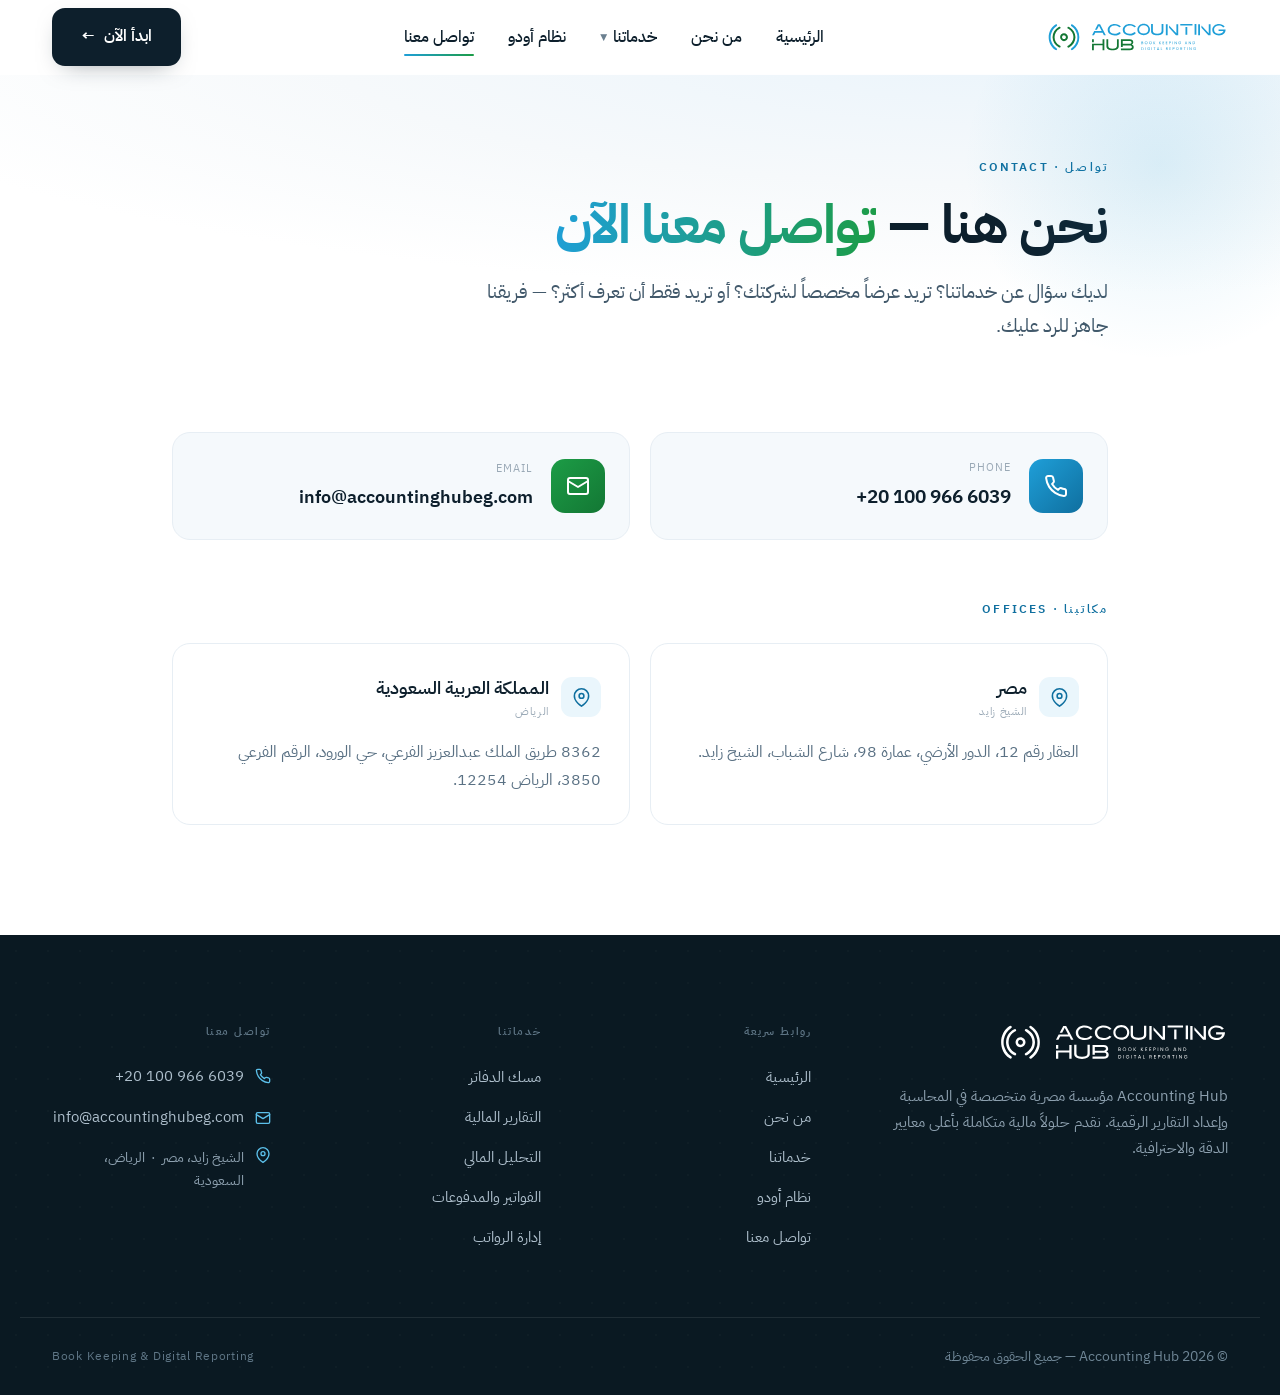
<file: V3- Accounting Hub Website/contact.html>
<!DOCTYPE html>
<html lang="ar" dir="rtl">
<head>
  <meta charset="utf-8">
  <meta name="viewport" content="width=device-width, initial-scale=1">
  <title>تواصل معنا — Accounting Hub</title>
  <meta name="description" content="تواصل مع Accounting Hub — هاتف، بريد إلكتروني، ومكاتبنا في الشيخ زايد (مصر) والرياض (السعودية).">
  <meta name="theme-color" content="#0d1f2c">
  <link rel="canonical" href="https://accountinghubeg.com/contact.html">
  <!-- Social preview (Open Graph + Twitter) -->
  <meta property="og:type" content="website">
  <meta property="og:site_name" content="Accounting Hub">
  <meta property="og:locale" content="ar_EG">
  <meta property="og:url" content="https://accountinghubeg.com/contact.html">
  <meta property="og:title" content="تواصل معنا — Accounting Hub">
  <meta property="og:description" content="تواصل مع Accounting Hub — هاتف، بريد إلكتروني، ومكاتبنا في الشيخ زايد (مصر) والرياض (السعودية).">
  <meta property="og:image" content="https://accountinghubeg.com/assets/social-preview.png">
  <meta property="og:image:width" content="1200">
  <meta property="og:image:height" content="630">
  <meta name="twitter:card" content="summary_large_image">
  <meta name="twitter:title" content="تواصل معنا — Accounting Hub">
  <meta name="twitter:description" content="تواصل مع Accounting Hub — هاتف، بريد إلكتروني، ومكاتبنا في الشيخ زايد (مصر) والرياض (السعودية).">
  <meta name="twitter:image" content="https://accountinghubeg.com/assets/social-preview.png">
  <link rel="icon" type="image/svg+xml" href="assets/favicon.svg">
  <link rel="preconnect" href="https://fonts.googleapis.com">
  <link rel="preconnect" href="https://fonts.gstatic.com" crossorigin>
  <link href="https://fonts.googleapis.com/css2?family=IBM+Plex+Sans+Arabic:wght@300;400;500;600;700&display=swap" rel="stylesheet">
  <link rel="stylesheet" href="css/styles.css">
  <script src="js/main.js" defer></script>
</head>
<body>

  <!-- ============================ HEADER ============================ -->
  <header class="site-header">
    <div class="header-inner">
      <a href="index.html" class="logo"><img src="assets/logo.svg" alt="Accounting Hub"></a>
      <nav class="nav" aria-label="القائمة الرئيسية">
        <a href="index.html">الرئيسية</a>
        <a href="about.html">من نحن</a>
        <div class="dropdown">
          <button type="button" class="dropdown-toggle" aria-haspopup="true" aria-expanded="false">
            خدماتنا <span class="chev" aria-hidden="true">▼</span>
          </button>
          <div class="dropdown-panel" hidden>
            <a href="service-bookkeeping.html" class="dropdown-item blue"><span class="ico"><svg width="20" height="20" viewBox="0 0 24 24" fill="none" stroke="#1f9fd8" stroke-width="1.8" stroke-linecap="round" stroke-linejoin="round"><path d="M6.5 3H19v16H6.5A1.5 1.5 0 0 0 5 20.5V4.5A1.5 1.5 0 0 1 6.5 3z"/><path d="M5 19.5A1.5 1.5 0 0 0 6.5 21H19"/><path d="M9 7.5h6M9 11h6"/></svg></span><span>مسك الدفاتر</span></a>
            <a href="service-reports.html" class="dropdown-item green"><span class="ico"><svg width="20" height="20" viewBox="0 0 24 24" fill="none" stroke="#1c9c46" stroke-width="1.8" stroke-linecap="round" stroke-linejoin="round"><path d="M3.5 21h17"/><rect x="5" y="11" width="3.4" height="7" rx="1"/><rect x="10.3" y="7" width="3.4" height="11" rx="1"/><rect x="15.6" y="4" width="3.4" height="14" rx="1"/></svg></span><span>التقارير المالية</span></a>
            <a href="service-analysis.html" class="dropdown-item blue"><span class="ico"><svg width="20" height="20" viewBox="0 0 24 24" fill="none" stroke="#1f9fd8" stroke-width="1.8" stroke-linecap="round" stroke-linejoin="round"><path d="M4 4v16h16"/><path d="M7 14.5l4-4 3 2 5-6"/><circle cx="7" cy="14.5" r="1.2" fill="#1f9fd8" stroke="none"/><circle cx="19" cy="6.5" r="1.2" fill="#1f9fd8" stroke="none"/></svg></span><span>التحليل المالي</span></a>
            <a href="service-invoicing.html" class="dropdown-item green"><span class="ico"><svg width="20" height="20" viewBox="0 0 24 24" fill="none" stroke="#1c9c46" stroke-width="1.8" stroke-linecap="round" stroke-linejoin="round"><path d="M6 2.5h12v19l-3-2-3 2-3-2-3 2z"/><path d="M9.5 8h5M9.5 12h5"/></svg></span><span>الفواتير والمدفوعات</span></a>
            <a href="service-payroll.html" class="dropdown-item blue"><span class="ico"><svg width="20" height="20" viewBox="0 0 24 24" fill="none" stroke="#1f9fd8" stroke-width="1.8" stroke-linecap="round" stroke-linejoin="round"><circle cx="9" cy="8" r="3.1"/><path d="M3.5 19.5c0-3.1 2.5-4.9 5.5-4.9s5.5 1.8 5.5 4.9"/><path d="M16 5.3a3 3 0 0 1 0 5.4"/><path d="M18.6 19.5c0-2.3-1.1-3.9-3-4.5"/></svg></span><span>إدارة الرواتب</span></a>
          </div>
        </div>
        <a href="odoo.html">نظام أودو</a>
        <a href="contact.html" class="current">تواصل معنا</a>
      </nav>
      <a href="contact.html" class="btn dark header-actions">ابدأ الآن <span class="arrow">←</span></a>
      <button type="button" class="menu-toggle" aria-label="القائمة" aria-expanded="false"><span></span><span></span><span></span></button>
    </div>
    <div class="mobile-menu" hidden>
      <a href="index.html">الرئيسية</a>
      <a href="about.html">من نحن</a>
      <button type="button" class="m-services-toggle" aria-expanded="false">خدماتنا <span class="chev" aria-hidden="true">▼</span></button>
      <div class="m-services" hidden>
        <a href="service-bookkeeping.html"><span class="ico"><svg width="19" height="19" viewBox="0 0 24 24" fill="none" stroke="#1f9fd8" stroke-width="1.8" stroke-linecap="round" stroke-linejoin="round"><path d="M6.5 3H19v16H6.5A1.5 1.5 0 0 0 5 20.5V4.5A1.5 1.5 0 0 1 6.5 3z"/><path d="M5 19.5A1.5 1.5 0 0 0 6.5 21H19"/><path d="M9 7.5h6M9 11h6"/></svg></span><span>مسك الدفاتر</span></a>
        <a href="service-reports.html" class="green"><span class="ico"><svg width="19" height="19" viewBox="0 0 24 24" fill="none" stroke="#1c9c46" stroke-width="1.8" stroke-linecap="round" stroke-linejoin="round"><path d="M3.5 21h17"/><rect x="5" y="11" width="3.4" height="7" rx="1"/><rect x="10.3" y="7" width="3.4" height="11" rx="1"/><rect x="15.6" y="4" width="3.4" height="14" rx="1"/></svg></span><span>التقارير المالية</span></a>
        <a href="service-analysis.html"><span class="ico"><svg width="19" height="19" viewBox="0 0 24 24" fill="none" stroke="#1f9fd8" stroke-width="1.8" stroke-linecap="round" stroke-linejoin="round"><path d="M4 4v16h16"/><path d="M7 14.5l4-4 3 2 5-6"/><circle cx="7" cy="14.5" r="1.2" fill="#1f9fd8" stroke="none"/><circle cx="19" cy="6.5" r="1.2" fill="#1f9fd8" stroke="none"/></svg></span><span>التحليل المالي</span></a>
        <a href="service-invoicing.html" class="green"><span class="ico"><svg width="19" height="19" viewBox="0 0 24 24" fill="none" stroke="#1c9c46" stroke-width="1.8" stroke-linecap="round" stroke-linejoin="round"><path d="M6 2.5h12v19l-3-2-3 2-3-2-3 2z"/><path d="M9.5 8h5M9.5 12h5"/></svg></span><span>الفواتير والمدفوعات</span></a>
        <a href="service-payroll.html"><span class="ico"><svg width="19" height="19" viewBox="0 0 24 24" fill="none" stroke="#1f9fd8" stroke-width="1.8" stroke-linecap="round" stroke-linejoin="round"><circle cx="9" cy="8" r="3.1"/><path d="M3.5 19.5c0-3.1 2.5-4.9 5.5-4.9s5.5 1.8 5.5 4.9"/><path d="M16 5.3a3 3 0 0 1 0 5.4"/><path d="M18.6 19.5c0-2.3-1.1-3.9-3-4.5"/></svg></span><span>إدارة الرواتب</span></a>
      </div>
      <a href="odoo.html">نظام أودو</a>
      <a href="contact.html">تواصل معنا</a>
      <a href="contact.html" class="btn dark">ابدأ الآن <span class="arrow">←</span></a>
    </div>
  </header>

  <main>

    <!-- HERO -->
    <section class="hero">
      <div data-parallax="0.07" class="blob" style="top:-120px;inset-inline-start:-90px;width:420px;height:420px;background:radial-gradient(circle,rgba(31,159,216,.13),transparent 66%);"></div>
      <div class="container sm">
        <div data-reveal class="eyebrow">تواصل · Contact</div>
        <h1 data-reveal data-delay="60">نحن هنا — <span class="gradient-text">تواصل معنا الآن</span></h1>
        <p data-reveal data-delay="110">لديك سؤال عن خدماتنا؟ تريد عرضاً مخصصاً لشركتك؟ أو تريد فقط أن تعرف أكثر؟ — فريقنا جاهز للرد عليك.</p>
      </div>
    </section>

    <!-- PHONE + EMAIL CARDS -->
    <section class="section tight" style="padding-block:40px 50px;">
      <div class="container sm grid" style="grid-template-columns:repeat(auto-fit,minmax(min(100%,280px),1fr));">
        <a href="tel:+201009666039" data-reveal class="contact-card blue">
          <span class="ico"><svg width="24" height="24" viewBox="0 0 24 24" fill="none" stroke="#fff" stroke-width="2" stroke-linecap="round" stroke-linejoin="round"><path d="M22 16.92v3a2 2 0 0 1-2.18 2 19.79 19.79 0 0 1-8.63-3.07 19.5 19.5 0 0 1-6-6 19.79 19.79 0 0 1-3.07-8.67A2 2 0 0 1 4.11 2h3a2 2 0 0 1 2 1.72c.13.96.36 1.9.7 2.81a2 2 0 0 1-.45 2.11L8.09 9.91a16 16 0 0 0 6 6l1.27-1.27a2 2 0 0 1 2.11-.45c.91.34 1.85.57 2.81.7A2 2 0 0 1 22 16.92z"/></svg></span>
          <div><div class="k">Phone</div><div class="v ltr" style="text-align:start;">+20 100 966 6039</div></div>
        </a>
        <a href="mailto:info@accountinghubeg.com" data-reveal data-delay="80" class="contact-card green">
          <span class="ico"><svg width="24" height="24" viewBox="0 0 24 24" fill="none" stroke="#fff" stroke-width="2" stroke-linecap="round" stroke-linejoin="round"><rect x="2" y="4" width="20" height="16" rx="2"/><path d="M22 7l-10 6L2 7"/></svg></span>
          <div><div class="k">Email</div><div class="v ltr" style="text-align:start;font-size:clamp(15px,1.6vw,18px);word-break:break-all;">info@accountinghubeg.com</div></div>
        </a>
      </div>
    </section>

    <!-- OFFICES -->
    <section class="section" style="padding-block:10px clamp(64px,9vw,110px);">
      <div class="container sm">
        <div data-reveal class="eyebrow" style="margin-bottom:24px;">مكاتبنا · Offices</div>
        <div class="grid" style="grid-template-columns:repeat(auto-fit,minmax(min(100%,280px),1fr));">
          <div data-reveal class="card" style="padding:30px 28px;">
            <div style="display:flex;align-items:center;gap:12px;">
              <span style="flex-shrink:0;width:40px;height:40px;border-radius:11px;background:var(--blue-soft);display:flex;align-items:center;justify-content:center;"><svg width="19" height="19" viewBox="0 0 24 24" fill="none" stroke="#0f6f9f" stroke-width="2" stroke-linecap="round" stroke-linejoin="round"><path d="M21 10c0 7-9 13-9 13s-9-6-9-13a9 9 0 0 1 18 0z"/><circle cx="12" cy="10" r="3"/></svg></span>
              <div><div style="font-size:18px;font-weight:600;">مصر</div><div style="font-size:11px;color:#9aa9b6;letter-spacing:.06em;">الشيخ زايد</div></div>
            </div>
            <p style="margin-top:18px;font-size:15.5px;line-height:1.8;color:#5a7184;">العقار رقم 12، الدور الأرضي، عمارة 98، شارع الشباب، الشيخ زايد.</p>
          </div>
          <div data-reveal data-delay="80" class="card" style="padding:30px 28px;">
            <div style="display:flex;align-items:center;gap:12px;">
              <span style="flex-shrink:0;width:40px;height:40px;border-radius:11px;background:var(--blue-soft);display:flex;align-items:center;justify-content:center;"><svg width="19" height="19" viewBox="0 0 24 24" fill="none" stroke="#0f6f9f" stroke-width="2" stroke-linecap="round" stroke-linejoin="round"><path d="M21 10c0 7-9 13-9 13s-9-6-9-13a9 9 0 0 1 18 0z"/><circle cx="12" cy="10" r="3"/></svg></span>
              <div><div style="font-size:18px;font-weight:600;">المملكة العربية السعودية</div><div style="font-size:11px;color:#9aa9b6;letter-spacing:.06em;">الرياض</div></div>
            </div>
            <p style="margin-top:18px;font-size:15.5px;line-height:1.8;color:#5a7184;">8362 طريق الملك عبدالعزيز الفرعي، حي الورود، الرقم الفرعي 3850، الرياض 12254.</p>
          </div>
        </div>
      </div>
    </section>

  </main>

  <!-- ============================ FOOTER ============================ -->
  <footer class="site-footer">
    <div class="dots"></div>
    <div class="footer-top">
      <div class="footer-about">
        <img src="assets/logo-white.svg" alt="Accounting Hub">
        <p>Accounting Hub مؤسسة مصرية متخصصة في المحاسبة وإعداد التقارير الرقمية. نقدم حلولاً مالية متكاملة بأعلى معايير الدقة والاحترافية.</p>
      </div>
      <div class="footer-cols">
        <div>
          <div class="col-title">روابط سريعة</div>
          <div class="footer-links">
            <a href="index.html">الرئيسية</a>
            <a href="about.html">من نحن</a>
            <a href="index.html#services">خدماتنا</a>
            <a href="odoo.html">نظام أودو</a>
            <a href="contact.html">تواصل معنا</a>
          </div>
        </div>
        <div>
          <div class="col-title">خدماتنا</div>
          <div class="footer-links">
            <a href="service-bookkeeping.html">مسك الدفاتر</a>
            <a href="service-reports.html">التقارير المالية</a>
            <a href="service-analysis.html">التحليل المالي</a>
            <a href="service-invoicing.html">الفواتير والمدفوعات</a>
            <a href="service-payroll.html">إدارة الرواتب</a>
          </div>
        </div>
        <div>
          <div class="col-title">تواصل معنا</div>
          <div class="footer-contact">
            <a href="tel:+201009666039"><svg width="16" height="16" viewBox="0 0 24 24" fill="none" stroke="#5cc0ea" stroke-width="2" stroke-linecap="round" stroke-linejoin="round"><path d="M22 16.92v3a2 2 0 0 1-2.18 2 19.79 19.79 0 0 1-8.63-3.07 19.5 19.5 0 0 1-6-6 19.79 19.79 0 0 1-3.07-8.67A2 2 0 0 1 4.11 2h3a2 2 0 0 1 2 1.72c.13.96.36 1.9.7 2.81a2 2 0 0 1-.45 2.11L8.09 9.91a16 16 0 0 0 6 6l1.27-1.27a2 2 0 0 1 2.11-.45c.91.34 1.85.57 2.81.7A2 2 0 0 1 22 16.92z"/></svg><span class="ltr">+20 100 966 6039</span></a>
            <a href="mailto:info@accountinghubeg.com"><svg width="16" height="16" viewBox="0 0 24 24" fill="none" stroke="#5cc0ea" stroke-width="2" stroke-linecap="round" stroke-linejoin="round"><rect x="2" y="4" width="20" height="16" rx="2"/><path d="M22 7l-10 6L2 7"/></svg><span class="ltr">info@accountinghubeg.com</span></a>
            <div class="addr"><svg width="16" height="16" viewBox="0 0 24 24" fill="none" stroke="#5cc0ea" stroke-width="2" stroke-linecap="round" stroke-linejoin="round"><path d="M21 10c0 7-9 13-9 13s-9-6-9-13a9 9 0 0 1 18 0z"/><circle cx="12" cy="10" r="3"/></svg><span>الشيخ زايد، مصر &nbsp;·&nbsp; الرياض، السعودية</span></div>
          </div>
        </div>
      </div>
    </div>
    <div class="footer-bottom">
      <div class="copy">© <span id="year">2026</span> Accounting Hub — جميع الحقوق محفوظة</div>
      <div class="tag">Book Keeping &amp; Digital Reporting</div>
    </div>
  </footer>

</body>
</html>
</file>
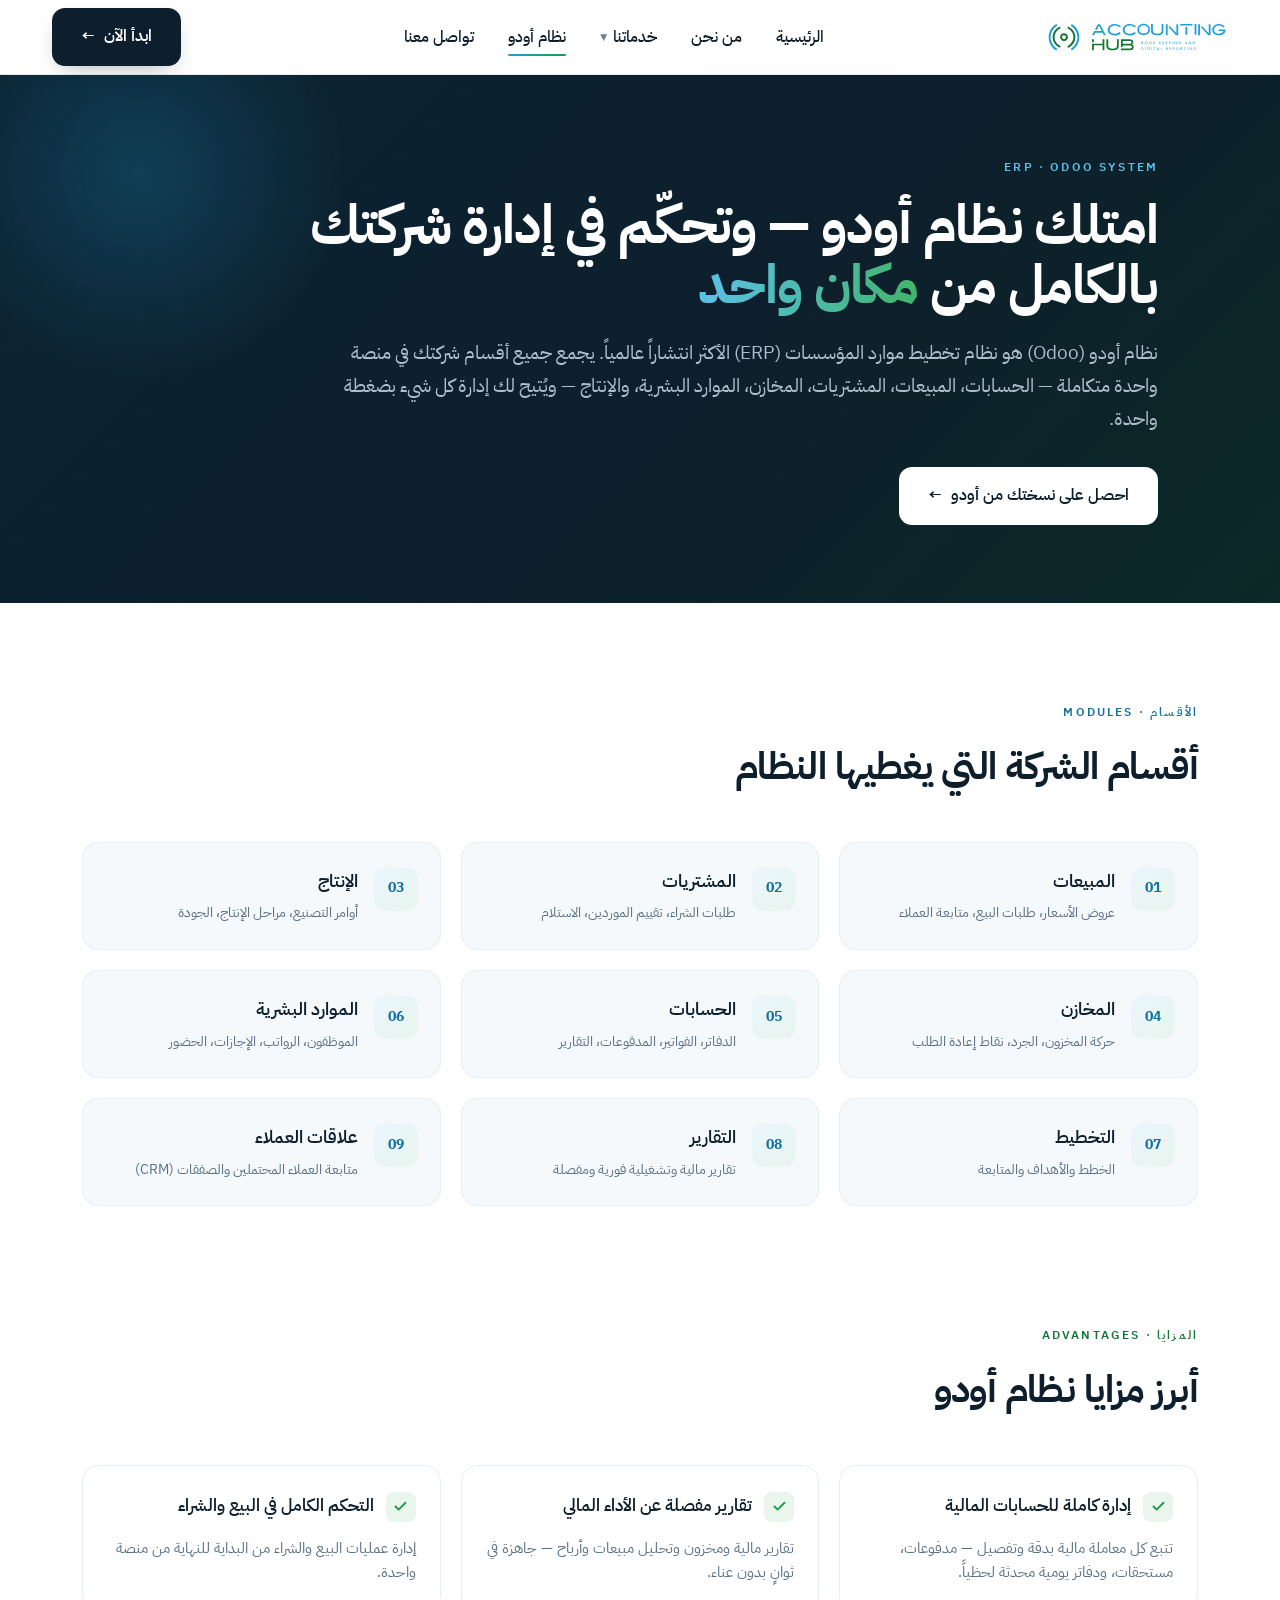
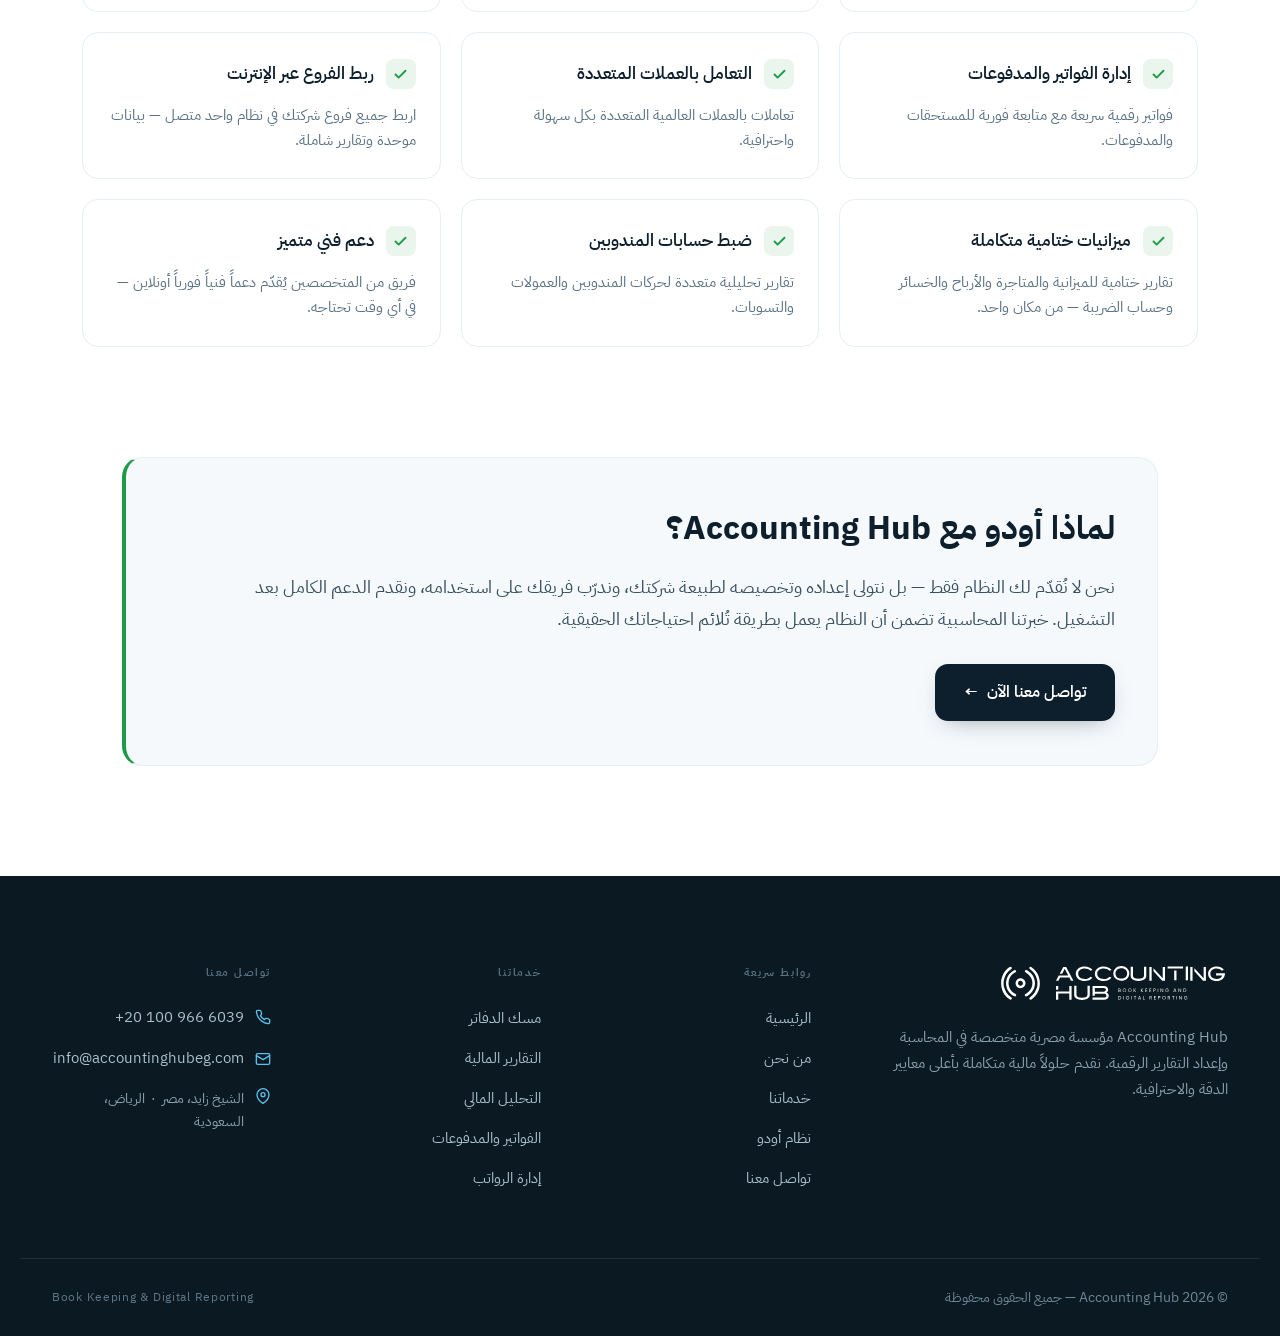
<file: V3- Accounting Hub Website/odoo.html>
<!DOCTYPE html>
<html lang="ar" dir="rtl">
<head>
  <meta charset="utf-8">
  <meta name="viewport" content="width=device-width, initial-scale=1">
  <title>نظام أودو ERP — Accounting Hub</title>
  <meta name="description" content="نظام أودو (Odoo) ERP لإدارة كل أقسام شركتك من مكان واحد — الحسابات، المبيعات، المخازن، والموارد البشرية، مع الإعداد والتدريب والدعم.">
  <meta name="theme-color" content="#0d1f2c">
  <link rel="canonical" href="https://accountinghubeg.com/odoo.html">
  <!-- Social preview (Open Graph + Twitter) -->
  <meta property="og:type" content="website">
  <meta property="og:site_name" content="Accounting Hub">
  <meta property="og:locale" content="ar_EG">
  <meta property="og:url" content="https://accountinghubeg.com/odoo.html">
  <meta property="og:title" content="نظام أودو ERP — Accounting Hub">
  <meta property="og:description" content="نظام أودو (Odoo) ERP لإدارة كل أقسام شركتك من مكان واحد — الحسابات، المبيعات، المخازن، والموارد البشرية، مع الإعداد والتدريب والدعم.">
  <meta property="og:image" content="https://accountinghubeg.com/assets/social-preview.png">
  <meta property="og:image:width" content="1200">
  <meta property="og:image:height" content="630">
  <meta name="twitter:card" content="summary_large_image">
  <meta name="twitter:title" content="نظام أودو ERP — Accounting Hub">
  <meta name="twitter:description" content="نظام أودو (Odoo) ERP لإدارة كل أقسام شركتك من مكان واحد — الحسابات، المبيعات، المخازن، والموارد البشرية، مع الإعداد والتدريب والدعم.">
  <meta name="twitter:image" content="https://accountinghubeg.com/assets/social-preview.png">
  <link rel="icon" type="image/svg+xml" href="assets/favicon.svg">
  <link rel="preconnect" href="https://fonts.googleapis.com">
  <link rel="preconnect" href="https://fonts.gstatic.com" crossorigin>
  <link href="https://fonts.googleapis.com/css2?family=IBM+Plex+Sans+Arabic:wght@300;400;500;600;700&display=swap" rel="stylesheet">
  <link rel="stylesheet" href="css/styles.css">
  <script src="js/main.js" defer></script>
</head>
<body>

  <!-- ============================ HEADER ============================ -->
  <header class="site-header">
    <div class="header-inner">
      <a href="index.html" class="logo"><img src="assets/logo.svg" alt="Accounting Hub"></a>
      <nav class="nav" aria-label="القائمة الرئيسية">
        <a href="index.html">الرئيسية</a>
        <a href="about.html">من نحن</a>
        <div class="dropdown">
          <button type="button" class="dropdown-toggle" aria-haspopup="true" aria-expanded="false">
            خدماتنا <span class="chev" aria-hidden="true">▼</span>
          </button>
          <div class="dropdown-panel" hidden>
            <a href="service-bookkeeping.html" class="dropdown-item blue"><span class="ico"><svg width="20" height="20" viewBox="0 0 24 24" fill="none" stroke="#1f9fd8" stroke-width="1.8" stroke-linecap="round" stroke-linejoin="round"><path d="M6.5 3H19v16H6.5A1.5 1.5 0 0 0 5 20.5V4.5A1.5 1.5 0 0 1 6.5 3z"/><path d="M5 19.5A1.5 1.5 0 0 0 6.5 21H19"/><path d="M9 7.5h6M9 11h6"/></svg></span><span>مسك الدفاتر</span></a>
            <a href="service-reports.html" class="dropdown-item green"><span class="ico"><svg width="20" height="20" viewBox="0 0 24 24" fill="none" stroke="#1c9c46" stroke-width="1.8" stroke-linecap="round" stroke-linejoin="round"><path d="M3.5 21h17"/><rect x="5" y="11" width="3.4" height="7" rx="1"/><rect x="10.3" y="7" width="3.4" height="11" rx="1"/><rect x="15.6" y="4" width="3.4" height="14" rx="1"/></svg></span><span>التقارير المالية</span></a>
            <a href="service-analysis.html" class="dropdown-item blue"><span class="ico"><svg width="20" height="20" viewBox="0 0 24 24" fill="none" stroke="#1f9fd8" stroke-width="1.8" stroke-linecap="round" stroke-linejoin="round"><path d="M4 4v16h16"/><path d="M7 14.5l4-4 3 2 5-6"/><circle cx="7" cy="14.5" r="1.2" fill="#1f9fd8" stroke="none"/><circle cx="19" cy="6.5" r="1.2" fill="#1f9fd8" stroke="none"/></svg></span><span>التحليل المالي</span></a>
            <a href="service-invoicing.html" class="dropdown-item green"><span class="ico"><svg width="20" height="20" viewBox="0 0 24 24" fill="none" stroke="#1c9c46" stroke-width="1.8" stroke-linecap="round" stroke-linejoin="round"><path d="M6 2.5h12v19l-3-2-3 2-3-2-3 2z"/><path d="M9.5 8h5M9.5 12h5"/></svg></span><span>الفواتير والمدفوعات</span></a>
            <a href="service-payroll.html" class="dropdown-item blue"><span class="ico"><svg width="20" height="20" viewBox="0 0 24 24" fill="none" stroke="#1f9fd8" stroke-width="1.8" stroke-linecap="round" stroke-linejoin="round"><circle cx="9" cy="8" r="3.1"/><path d="M3.5 19.5c0-3.1 2.5-4.9 5.5-4.9s5.5 1.8 5.5 4.9"/><path d="M16 5.3a3 3 0 0 1 0 5.4"/><path d="M18.6 19.5c0-2.3-1.1-3.9-3-4.5"/></svg></span><span>إدارة الرواتب</span></a>
          </div>
        </div>
        <a href="odoo.html" class="current">نظام أودو</a>
        <a href="contact.html">تواصل معنا</a>
      </nav>
      <a href="contact.html" class="btn dark header-actions">ابدأ الآن <span class="arrow">←</span></a>
      <button type="button" class="menu-toggle" aria-label="القائمة" aria-expanded="false"><span></span><span></span><span></span></button>
    </div>
    <div class="mobile-menu" hidden>
      <a href="index.html">الرئيسية</a>
      <a href="about.html">من نحن</a>
      <button type="button" class="m-services-toggle" aria-expanded="false">خدماتنا <span class="chev" aria-hidden="true">▼</span></button>
      <div class="m-services" hidden>
        <a href="service-bookkeeping.html"><span class="ico"><svg width="19" height="19" viewBox="0 0 24 24" fill="none" stroke="#1f9fd8" stroke-width="1.8" stroke-linecap="round" stroke-linejoin="round"><path d="M6.5 3H19v16H6.5A1.5 1.5 0 0 0 5 20.5V4.5A1.5 1.5 0 0 1 6.5 3z"/><path d="M5 19.5A1.5 1.5 0 0 0 6.5 21H19"/><path d="M9 7.5h6M9 11h6"/></svg></span><span>مسك الدفاتر</span></a>
        <a href="service-reports.html" class="green"><span class="ico"><svg width="19" height="19" viewBox="0 0 24 24" fill="none" stroke="#1c9c46" stroke-width="1.8" stroke-linecap="round" stroke-linejoin="round"><path d="M3.5 21h17"/><rect x="5" y="11" width="3.4" height="7" rx="1"/><rect x="10.3" y="7" width="3.4" height="11" rx="1"/><rect x="15.6" y="4" width="3.4" height="14" rx="1"/></svg></span><span>التقارير المالية</span></a>
        <a href="service-analysis.html"><span class="ico"><svg width="19" height="19" viewBox="0 0 24 24" fill="none" stroke="#1f9fd8" stroke-width="1.8" stroke-linecap="round" stroke-linejoin="round"><path d="M4 4v16h16"/><path d="M7 14.5l4-4 3 2 5-6"/><circle cx="7" cy="14.5" r="1.2" fill="#1f9fd8" stroke="none"/><circle cx="19" cy="6.5" r="1.2" fill="#1f9fd8" stroke="none"/></svg></span><span>التحليل المالي</span></a>
        <a href="service-invoicing.html" class="green"><span class="ico"><svg width="19" height="19" viewBox="0 0 24 24" fill="none" stroke="#1c9c46" stroke-width="1.8" stroke-linecap="round" stroke-linejoin="round"><path d="M6 2.5h12v19l-3-2-3 2-3-2-3 2z"/><path d="M9.5 8h5M9.5 12h5"/></svg></span><span>الفواتير والمدفوعات</span></a>
        <a href="service-payroll.html"><span class="ico"><svg width="19" height="19" viewBox="0 0 24 24" fill="none" stroke="#1f9fd8" stroke-width="1.8" stroke-linecap="round" stroke-linejoin="round"><circle cx="9" cy="8" r="3.1"/><path d="M3.5 19.5c0-3.1 2.5-4.9 5.5-4.9s5.5 1.8 5.5 4.9"/><path d="M16 5.3a3 3 0 0 1 0 5.4"/><path d="M18.6 19.5c0-2.3-1.1-3.9-3-4.5"/></svg></span><span>إدارة الرواتب</span></a>
      </div>
      <a href="odoo.html">نظام أودو</a>
      <a href="contact.html">تواصل معنا</a>
      <a href="contact.html" class="btn dark">ابدأ الآن <span class="arrow">←</span></a>
    </div>
  </header>

  <main>

    <!-- HERO -->
    <section class="hero" style="background:var(--grad-dark);padding-block:clamp(60px,8vw,84px) clamp(56px,7vw,78px);color:#fff;">
      <div data-parallax="0.05" class="blob" style="top:-120px;inset-inline-end:-80px;width:440px;height:440px;background:radial-gradient(circle,rgba(31,159,216,.22),transparent 66%);"></div>
      <div class="dark-panel-dots"></div>
      <div class="container md" style="position:relative;">
        <div data-reveal class="eyebrow light">ERP · Odoo System</div>
        <h1 data-reveal data-delay="60" style="color:#fff;max-width:880px;">امتلك نظام أودو — وتحكّم في إدارة شركتك بالكامل من <span style="background:linear-gradient(95deg,#5cc0ea,#3fb56a);-webkit-background-clip:text;background-clip:text;color:transparent;">مكان واحد</span></h1>
        <p data-reveal data-delay="120" style="color:#aebfcc;max-width:820px;">نظام أودو (Odoo) هو نظام تخطيط موارد المؤسسات (ERP) الأكثر انتشاراً عالمياً. يجمع جميع أقسام شركتك في منصة واحدة متكاملة — الحسابات، المبيعات، المشتريات، المخازن، الموارد البشرية، والإنتاج — ويُتيح لك إدارة كل شيء بضغطة واحدة.</p>
        <a data-reveal data-delay="180" href="contact.html" class="btn light" style="margin-top:32px;">احصل على نسختك من أودو <span class="arrow">←</span></a>
      </div>
    </section>

    <!-- MODULES -->
    <section class="section" style="padding-block:clamp(56px,8vw,100px) 40px;">
      <div class="container lg">
        <div data-reveal class="eyebrow">الأقسام · Modules</div>
        <h2 data-reveal data-delay="60" style="margin:14px 0 44px;font-size:clamp(25px,3vw,42px);font-weight:700;letter-spacing:-.015em;">أقسام الشركة التي يغطيها النظام</h2>
        <div class="grid auto-lg">
          <div data-reveal data-delay="0" class="card tint lift" style="display:flex;gap:16px;align-items:flex-start;border-radius:16px;padding:24px 22px;">
            <div class="num-badge">01</div>
            <div><h3 style="font-size:18px;">المبيعات</h3><p style="margin-top:7px;font-size:14px;line-height:1.6;">عروض الأسعار، طلبات البيع، متابعة العملاء</p></div>
          </div>
          <div data-reveal data-delay="60" class="card tint lift" style="display:flex;gap:16px;align-items:flex-start;border-radius:16px;padding:24px 22px;">
            <div class="num-badge">02</div>
            <div><h3 style="font-size:18px;">المشتريات</h3><p style="margin-top:7px;font-size:14px;line-height:1.6;">طلبات الشراء، تقييم الموردين، الاستلام</p></div>
          </div>
          <div data-reveal data-delay="120" class="card tint lift" style="display:flex;gap:16px;align-items:flex-start;border-radius:16px;padding:24px 22px;">
            <div class="num-badge">03</div>
            <div><h3 style="font-size:18px;">الإنتاج</h3><p style="margin-top:7px;font-size:14px;line-height:1.6;">أوامر التصنيع، مراحل الإنتاج، الجودة</p></div>
          </div>
          <div data-reveal data-delay="180" class="card tint lift" style="display:flex;gap:16px;align-items:flex-start;border-radius:16px;padding:24px 22px;">
            <div class="num-badge">04</div>
            <div><h3 style="font-size:18px;">المخازن</h3><p style="margin-top:7px;font-size:14px;line-height:1.6;">حركة المخزون، الجرد، نقاط إعادة الطلب</p></div>
          </div>
          <div data-reveal data-delay="240" class="card tint lift" style="display:flex;gap:16px;align-items:flex-start;border-radius:16px;padding:24px 22px;">
            <div class="num-badge">05</div>
            <div><h3 style="font-size:18px;">الحسابات</h3><p style="margin-top:7px;font-size:14px;line-height:1.6;">الدفاتر، الفواتير، المدفوعات، التقارير</p></div>
          </div>
          <div data-reveal data-delay="300" class="card tint lift" style="display:flex;gap:16px;align-items:flex-start;border-radius:16px;padding:24px 22px;">
            <div class="num-badge">06</div>
            <div><h3 style="font-size:18px;">الموارد البشرية</h3><p style="margin-top:7px;font-size:14px;line-height:1.6;">الموظفون، الرواتب، الإجازات، الحضور</p></div>
          </div>
          <div data-reveal data-delay="360" class="card tint lift" style="display:flex;gap:16px;align-items:flex-start;border-radius:16px;padding:24px 22px;">
            <div class="num-badge">07</div>
            <div><h3 style="font-size:18px;">التخطيط</h3><p style="margin-top:7px;font-size:14px;line-height:1.6;">الخطط والأهداف والمتابعة</p></div>
          </div>
          <div data-reveal data-delay="420" class="card tint lift" style="display:flex;gap:16px;align-items:flex-start;border-radius:16px;padding:24px 22px;">
            <div class="num-badge">08</div>
            <div><h3 style="font-size:18px;">التقارير</h3><p style="margin-top:7px;font-size:14px;line-height:1.6;">تقارير مالية وتشغيلية فورية ومفصلة</p></div>
          </div>
          <div data-reveal data-delay="480" class="card tint lift" style="display:flex;gap:16px;align-items:flex-start;border-radius:16px;padding:24px 22px;">
            <div class="num-badge">09</div>
            <div><h3 style="font-size:18px;">علاقات العملاء</h3><p style="margin-top:7px;font-size:14px;line-height:1.6;">متابعة العملاء المحتملين والصفقات (CRM)</p></div>
          </div>
        </div>
      </div>
    </section>

    <!-- ADVANTAGES -->
    <section class="section" style="padding-block:clamp(56px,7vw,80px) clamp(64px,9vw,110px);">
      <div class="container lg">
        <div data-reveal class="eyebrow green">المزايا · Advantages</div>
        <h2 data-reveal data-delay="60" style="margin:14px 0 44px;font-size:clamp(25px,3vw,42px);font-weight:700;letter-spacing:-.015em;">أبرز مزايا نظام أودو</h2>
        <div class="grid auto-lg">
          <div data-reveal data-delay="0" class="card lift" style="border-radius:16px;padding:26px 24px;">
            <div style="display:flex;align-items:center;gap:12px;"><span style="width:30px;height:30px;border-radius:8px;background:#e9f5ed;display:flex;align-items:center;justify-content:center;flex-shrink:0;"><svg width="15" height="15" viewBox="0 0 24 24" fill="none" stroke="#1c9c46" stroke-width="3" stroke-linecap="round" stroke-linejoin="round"><path d="M4 12l5 5L20 6"/></svg></span><h3 style="font-size:17px;line-height:1.35;">إدارة كاملة للحسابات المالية</h3></div>
            <p style="margin-top:14px;font-size:14.5px;line-height:1.7;">تتبع كل معاملة مالية بدقة وتفصيل — مدفوعات، مستحقات، ودفاتر يومية محدثة لحظياً.</p>
          </div>
          <div data-reveal data-delay="60" class="card lift" style="border-radius:16px;padding:26px 24px;">
            <div style="display:flex;align-items:center;gap:12px;"><span style="width:30px;height:30px;border-radius:8px;background:#e9f5ed;display:flex;align-items:center;justify-content:center;flex-shrink:0;"><svg width="15" height="15" viewBox="0 0 24 24" fill="none" stroke="#1c9c46" stroke-width="3" stroke-linecap="round" stroke-linejoin="round"><path d="M4 12l5 5L20 6"/></svg></span><h3 style="font-size:17px;line-height:1.35;">تقارير مفصلة عن الأداء المالي</h3></div>
            <p style="margin-top:14px;font-size:14.5px;line-height:1.7;">تقارير مالية ومخزون وتحليل مبيعات وأرباح — جاهزة في ثوانٍ بدون عناء.</p>
          </div>
          <div data-reveal data-delay="120" class="card lift" style="border-radius:16px;padding:26px 24px;">
            <div style="display:flex;align-items:center;gap:12px;"><span style="width:30px;height:30px;border-radius:8px;background:#e9f5ed;display:flex;align-items:center;justify-content:center;flex-shrink:0;"><svg width="15" height="15" viewBox="0 0 24 24" fill="none" stroke="#1c9c46" stroke-width="3" stroke-linecap="round" stroke-linejoin="round"><path d="M4 12l5 5L20 6"/></svg></span><h3 style="font-size:17px;line-height:1.35;">التحكم الكامل في البيع والشراء</h3></div>
            <p style="margin-top:14px;font-size:14.5px;line-height:1.7;">إدارة عمليات البيع والشراء من البداية للنهاية من منصة واحدة.</p>
          </div>
          <div data-reveal data-delay="180" class="card lift" style="border-radius:16px;padding:26px 24px;">
            <div style="display:flex;align-items:center;gap:12px;"><span style="width:30px;height:30px;border-radius:8px;background:#e9f5ed;display:flex;align-items:center;justify-content:center;flex-shrink:0;"><svg width="15" height="15" viewBox="0 0 24 24" fill="none" stroke="#1c9c46" stroke-width="3" stroke-linecap="round" stroke-linejoin="round"><path d="M4 12l5 5L20 6"/></svg></span><h3 style="font-size:17px;line-height:1.35;">إدارة الفواتير والمدفوعات</h3></div>
            <p style="margin-top:14px;font-size:14.5px;line-height:1.7;">فواتير رقمية سريعة مع متابعة فورية للمستحقات والمدفوعات.</p>
          </div>
          <div data-reveal data-delay="240" class="card lift" style="border-radius:16px;padding:26px 24px;">
            <div style="display:flex;align-items:center;gap:12px;"><span style="width:30px;height:30px;border-radius:8px;background:#e9f5ed;display:flex;align-items:center;justify-content:center;flex-shrink:0;"><svg width="15" height="15" viewBox="0 0 24 24" fill="none" stroke="#1c9c46" stroke-width="3" stroke-linecap="round" stroke-linejoin="round"><path d="M4 12l5 5L20 6"/></svg></span><h3 style="font-size:17px;line-height:1.35;">التعامل بالعملات المتعددة</h3></div>
            <p style="margin-top:14px;font-size:14.5px;line-height:1.7;">تعاملات بالعملات العالمية المتعددة بكل سهولة واحترافية.</p>
          </div>
          <div data-reveal data-delay="300" class="card lift" style="border-radius:16px;padding:26px 24px;">
            <div style="display:flex;align-items:center;gap:12px;"><span style="width:30px;height:30px;border-radius:8px;background:#e9f5ed;display:flex;align-items:center;justify-content:center;flex-shrink:0;"><svg width="15" height="15" viewBox="0 0 24 24" fill="none" stroke="#1c9c46" stroke-width="3" stroke-linecap="round" stroke-linejoin="round"><path d="M4 12l5 5L20 6"/></svg></span><h3 style="font-size:17px;line-height:1.35;">ربط الفروع عبر الإنترنت</h3></div>
            <p style="margin-top:14px;font-size:14.5px;line-height:1.7;">اربط جميع فروع شركتك في نظام واحد متصل — بيانات موحدة وتقارير شاملة.</p>
          </div>
          <div data-reveal data-delay="360" class="card lift" style="border-radius:16px;padding:26px 24px;">
            <div style="display:flex;align-items:center;gap:12px;"><span style="width:30px;height:30px;border-radius:8px;background:#e9f5ed;display:flex;align-items:center;justify-content:center;flex-shrink:0;"><svg width="15" height="15" viewBox="0 0 24 24" fill="none" stroke="#1c9c46" stroke-width="3" stroke-linecap="round" stroke-linejoin="round"><path d="M4 12l5 5L20 6"/></svg></span><h3 style="font-size:17px;line-height:1.35;">ميزانيات ختامية متكاملة</h3></div>
            <p style="margin-top:14px;font-size:14.5px;line-height:1.7;">تقارير ختامية للميزانية والمتاجرة والأرباح والخسائر وحساب الضريبة — من مكان واحد.</p>
          </div>
          <div data-reveal data-delay="420" class="card lift" style="border-radius:16px;padding:26px 24px;">
            <div style="display:flex;align-items:center;gap:12px;"><span style="width:30px;height:30px;border-radius:8px;background:#e9f5ed;display:flex;align-items:center;justify-content:center;flex-shrink:0;"><svg width="15" height="15" viewBox="0 0 24 24" fill="none" stroke="#1c9c46" stroke-width="3" stroke-linecap="round" stroke-linejoin="round"><path d="M4 12l5 5L20 6"/></svg></span><h3 style="font-size:17px;line-height:1.35;">ضبط حسابات المندوبين</h3></div>
            <p style="margin-top:14px;font-size:14.5px;line-height:1.7;">تقارير تحليلية متعددة لحركات المندوبين والعمولات والتسويات.</p>
          </div>
          <div data-reveal data-delay="480" class="card lift" style="border-radius:16px;padding:26px 24px;">
            <div style="display:flex;align-items:center;gap:12px;"><span style="width:30px;height:30px;border-radius:8px;background:#e9f5ed;display:flex;align-items:center;justify-content:center;flex-shrink:0;"><svg width="15" height="15" viewBox="0 0 24 24" fill="none" stroke="#1c9c46" stroke-width="3" stroke-linecap="round" stroke-linejoin="round"><path d="M4 12l5 5L20 6"/></svg></span><h3 style="font-size:17px;line-height:1.35;">دعم فني متميز</h3></div>
            <p style="margin-top:14px;font-size:14.5px;line-height:1.7;">فريق من المتخصصين يُقدّم دعماً فنياً فورياً أونلاين — في أي وقت تحتاجه.</p>
          </div>
        </div>
      </div>
    </section>

    <!-- WHY ODOO WITH US -->
    <section class="section" style="padding-block:0 clamp(64px,9vw,110px);">
      <div class="container md">
        <div data-reveal class="tinted-panel" style="background:var(--bg-tint);border-inline-end:4px solid var(--green);">
          <h2 style="font-size:clamp(23px,2.6vw,36px);">لماذا أودو مع Accounting Hub؟</h2>
          <p style="max-width:900px;">نحن لا نُقدّم لك النظام فقط — بل نتولى إعداده وتخصيصه لطبيعة شركتك، وندرّب فريقك على استخدامه، ونقدم الدعم الكامل بعد التشغيل. خبرتنا المحاسبية تضمن أن النظام يعمل بطريقة تُلائم احتياجاتك الحقيقية.</p>
          <a href="contact.html" class="btn dark" style="margin-top:28px;">تواصل معنا الآن <span class="arrow">←</span></a>
        </div>
      </div>
    </section>

  </main>

  <!-- ============================ FOOTER ============================ -->
  <footer class="site-footer">
    <div class="dots"></div>
    <div class="footer-top">
      <div class="footer-about">
        <img src="assets/logo-white.svg" alt="Accounting Hub">
        <p>Accounting Hub مؤسسة مصرية متخصصة في المحاسبة وإعداد التقارير الرقمية. نقدم حلولاً مالية متكاملة بأعلى معايير الدقة والاحترافية.</p>
      </div>
      <div class="footer-cols">
        <div>
          <div class="col-title">روابط سريعة</div>
          <div class="footer-links">
            <a href="index.html">الرئيسية</a>
            <a href="about.html">من نحن</a>
            <a href="index.html#services">خدماتنا</a>
            <a href="odoo.html">نظام أودو</a>
            <a href="contact.html">تواصل معنا</a>
          </div>
        </div>
        <div>
          <div class="col-title">خدماتنا</div>
          <div class="footer-links">
            <a href="service-bookkeeping.html">مسك الدفاتر</a>
            <a href="service-reports.html">التقارير المالية</a>
            <a href="service-analysis.html">التحليل المالي</a>
            <a href="service-invoicing.html">الفواتير والمدفوعات</a>
            <a href="service-payroll.html">إدارة الرواتب</a>
          </div>
        </div>
        <div>
          <div class="col-title">تواصل معنا</div>
          <div class="footer-contact">
            <a href="tel:+201009666039"><svg width="16" height="16" viewBox="0 0 24 24" fill="none" stroke="#5cc0ea" stroke-width="2" stroke-linecap="round" stroke-linejoin="round"><path d="M22 16.92v3a2 2 0 0 1-2.18 2 19.79 19.79 0 0 1-8.63-3.07 19.5 19.5 0 0 1-6-6 19.79 19.79 0 0 1-3.07-8.67A2 2 0 0 1 4.11 2h3a2 2 0 0 1 2 1.72c.13.96.36 1.9.7 2.81a2 2 0 0 1-.45 2.11L8.09 9.91a16 16 0 0 0 6 6l1.27-1.27a2 2 0 0 1 2.11-.45c.91.34 1.85.57 2.81.7A2 2 0 0 1 22 16.92z"/></svg><span class="ltr">+20 100 966 6039</span></a>
            <a href="mailto:info@accountinghubeg.com"><svg width="16" height="16" viewBox="0 0 24 24" fill="none" stroke="#5cc0ea" stroke-width="2" stroke-linecap="round" stroke-linejoin="round"><rect x="2" y="4" width="20" height="16" rx="2"/><path d="M22 7l-10 6L2 7"/></svg><span class="ltr">info@accountinghubeg.com</span></a>
            <div class="addr"><svg width="16" height="16" viewBox="0 0 24 24" fill="none" stroke="#5cc0ea" stroke-width="2" stroke-linecap="round" stroke-linejoin="round"><path d="M21 10c0 7-9 13-9 13s-9-6-9-13a9 9 0 0 1 18 0z"/><circle cx="12" cy="10" r="3"/></svg><span>الشيخ زايد، مصر &nbsp;·&nbsp; الرياض، السعودية</span></div>
          </div>
        </div>
      </div>
    </div>
    <div class="footer-bottom">
      <div class="copy">© <span id="year">2026</span> Accounting Hub — جميع الحقوق محفوظة</div>
      <div class="tag">Book Keeping &amp; Digital Reporting</div>
    </div>
  </footer>

</body>
</html>
</file>
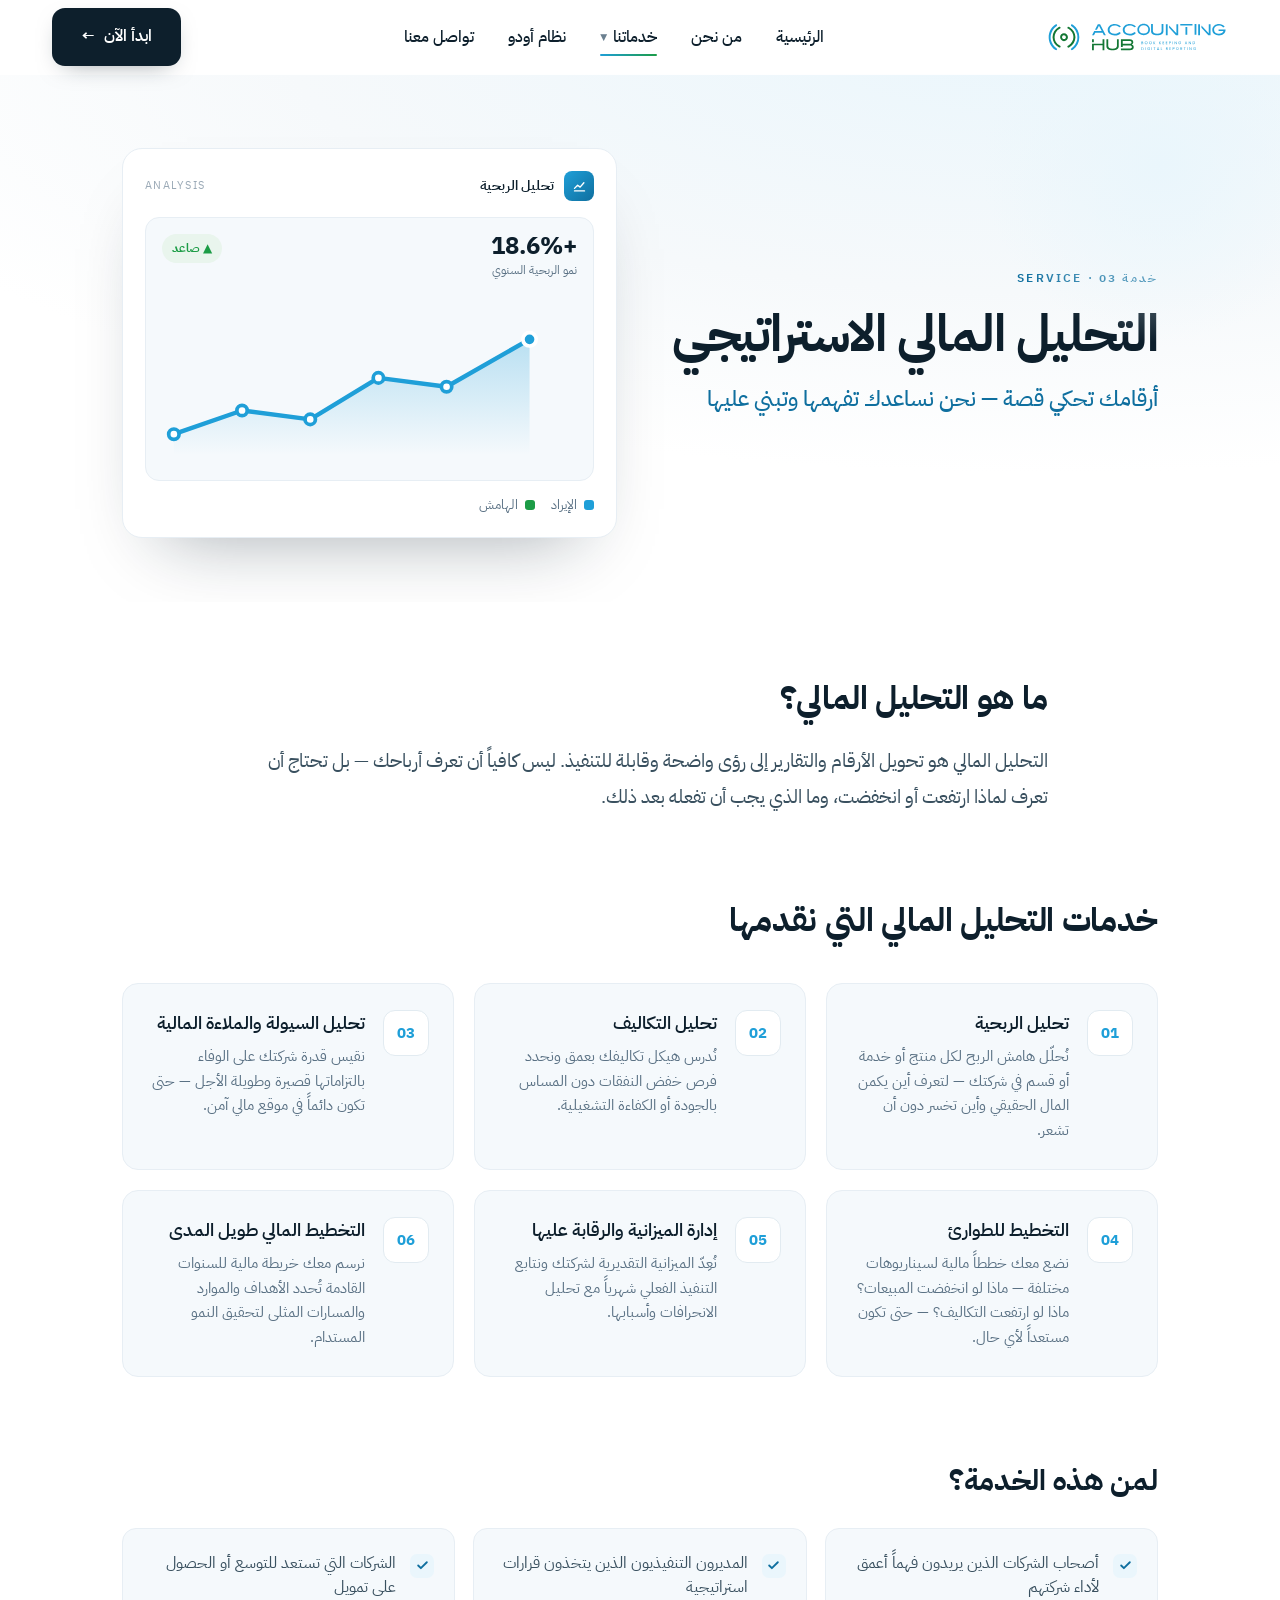
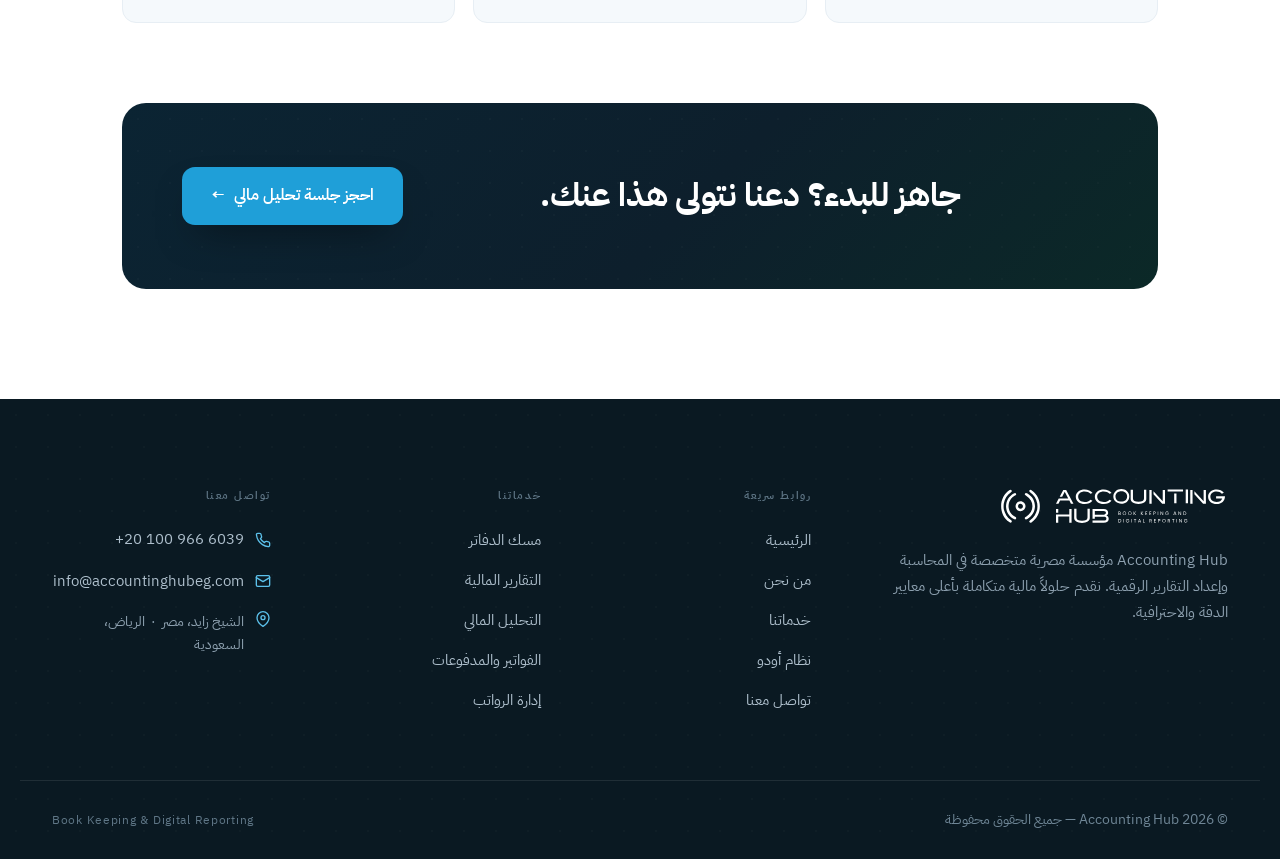
<file: V3- Accounting Hub Website/service-analysis.html>
<!DOCTYPE html>
<html lang="ar" dir="rtl">
<head>
  <meta charset="utf-8">
  <meta name="viewport" content="width=device-width, initial-scale=1">
  <title>التحليل المالي الاستراتيجي — Accounting Hub</title>
  <meta name="description" content="التحليل المالي الاستراتيجي — أرقامك تحكي قصة — نحن نساعدك تفهمها وتبني عليها. خدمة التحليل المالي من خدمات Accounting Hub المحاسبية.">
  <meta name="theme-color" content="#0d1f2c">
  <link rel="canonical" href="https://accountinghubeg.com/service-analysis.html">
  <!-- Social preview (Open Graph + Twitter) -->
  <meta property="og:type" content="website">
  <meta property="og:site_name" content="Accounting Hub">
  <meta property="og:locale" content="ar_EG">
  <meta property="og:url" content="https://accountinghubeg.com/service-analysis.html">
  <meta property="og:title" content="التحليل المالي الاستراتيجي — Accounting Hub">
  <meta property="og:description" content="التحليل المالي الاستراتيجي — أرقامك تحكي قصة — نحن نساعدك تفهمها وتبني عليها. خدمة التحليل المالي من خدمات Accounting Hub المحاسبية.">
  <meta property="og:image" content="https://accountinghubeg.com/assets/social-preview.png">
  <meta property="og:image:width" content="1200">
  <meta property="og:image:height" content="630">
  <meta name="twitter:card" content="summary_large_image">
  <meta name="twitter:title" content="التحليل المالي الاستراتيجي — Accounting Hub">
  <meta name="twitter:description" content="التحليل المالي الاستراتيجي — أرقامك تحكي قصة — نحن نساعدك تفهمها وتبني عليها. خدمة التحليل المالي من خدمات Accounting Hub المحاسبية.">
  <meta name="twitter:image" content="https://accountinghubeg.com/assets/social-preview.png">
  <link rel="icon" type="image/svg+xml" href="assets/favicon.svg">
  <link rel="preconnect" href="https://fonts.googleapis.com">
  <link rel="preconnect" href="https://fonts.gstatic.com" crossorigin>
  <link href="https://fonts.googleapis.com/css2?family=IBM+Plex+Sans+Arabic:wght@300;400;500;600;700&display=swap" rel="stylesheet">
  <link rel="stylesheet" href="css/styles.css">
  <script src="js/main.js" defer></script>
</head>
<body>

  <!-- ============================ HEADER ============================ -->
  <header class="site-header">
    <div class="header-inner">
      <a href="index.html" class="logo"><img src="assets/logo.svg" alt="Accounting Hub"></a>
      <nav class="nav" aria-label="القائمة الرئيسية">
        <a href="index.html">الرئيسية</a>
        <a href="about.html">من نحن</a>
        <div class="dropdown current">
          <button type="button" class="dropdown-toggle" aria-haspopup="true" aria-expanded="false">
            خدماتنا <span class="chev" aria-hidden="true">▼</span>
          </button>
          <div class="dropdown-panel" hidden>
            <a href="service-bookkeeping.html" class="dropdown-item blue"><span class="ico"><svg width="20" height="20" viewBox="0 0 24 24" fill="none" stroke="#1f9fd8" stroke-width="1.8" stroke-linecap="round" stroke-linejoin="round"><path d="M6.5 3H19v16H6.5A1.5 1.5 0 0 0 5 20.5V4.5A1.5 1.5 0 0 1 6.5 3z"/><path d="M5 19.5A1.5 1.5 0 0 0 6.5 21H19"/><path d="M9 7.5h6M9 11h6"/></svg></span><span>مسك الدفاتر</span></a>
            <a href="service-reports.html" class="dropdown-item green"><span class="ico"><svg width="20" height="20" viewBox="0 0 24 24" fill="none" stroke="#1c9c46" stroke-width="1.8" stroke-linecap="round" stroke-linejoin="round"><path d="M3.5 21h17"/><rect x="5" y="11" width="3.4" height="7" rx="1"/><rect x="10.3" y="7" width="3.4" height="11" rx="1"/><rect x="15.6" y="4" width="3.4" height="14" rx="1"/></svg></span><span>التقارير المالية</span></a>
            <a href="service-analysis.html" class="dropdown-item blue"><span class="ico"><svg width="20" height="20" viewBox="0 0 24 24" fill="none" stroke="#1f9fd8" stroke-width="1.8" stroke-linecap="round" stroke-linejoin="round"><path d="M4 4v16h16"/><path d="M7 14.5l4-4 3 2 5-6"/><circle cx="7" cy="14.5" r="1.2" fill="#1f9fd8" stroke="none"/><circle cx="19" cy="6.5" r="1.2" fill="#1f9fd8" stroke="none"/></svg></span><span>التحليل المالي</span></a>
            <a href="service-invoicing.html" class="dropdown-item green"><span class="ico"><svg width="20" height="20" viewBox="0 0 24 24" fill="none" stroke="#1c9c46" stroke-width="1.8" stroke-linecap="round" stroke-linejoin="round"><path d="M6 2.5h12v19l-3-2-3 2-3-2-3 2z"/><path d="M9.5 8h5M9.5 12h5"/></svg></span><span>الفواتير والمدفوعات</span></a>
            <a href="service-payroll.html" class="dropdown-item blue"><span class="ico"><svg width="20" height="20" viewBox="0 0 24 24" fill="none" stroke="#1f9fd8" stroke-width="1.8" stroke-linecap="round" stroke-linejoin="round"><circle cx="9" cy="8" r="3.1"/><path d="M3.5 19.5c0-3.1 2.5-4.9 5.5-4.9s5.5 1.8 5.5 4.9"/><path d="M16 5.3a3 3 0 0 1 0 5.4"/><path d="M18.6 19.5c0-2.3-1.1-3.9-3-4.5"/></svg></span><span>إدارة الرواتب</span></a>
          </div>
        </div>
        <a href="odoo.html">نظام أودو</a>
        <a href="contact.html">تواصل معنا</a>
      </nav>
      <a href="contact.html" class="btn dark header-actions">ابدأ الآن <span class="arrow">←</span></a>
      <button type="button" class="menu-toggle" aria-label="القائمة" aria-expanded="false"><span></span><span></span><span></span></button>
    </div>
    <div class="mobile-menu" hidden>
      <a href="index.html">الرئيسية</a>
      <a href="about.html">من نحن</a>
      <button type="button" class="m-services-toggle" aria-expanded="false">خدماتنا <span class="chev" aria-hidden="true">▼</span></button>
      <div class="m-services" hidden>
        <a href="service-bookkeeping.html"><span class="ico"><svg width="19" height="19" viewBox="0 0 24 24" fill="none" stroke="#1f9fd8" stroke-width="1.8" stroke-linecap="round" stroke-linejoin="round"><path d="M6.5 3H19v16H6.5A1.5 1.5 0 0 0 5 20.5V4.5A1.5 1.5 0 0 1 6.5 3z"/><path d="M5 19.5A1.5 1.5 0 0 0 6.5 21H19"/><path d="M9 7.5h6M9 11h6"/></svg></span><span>مسك الدفاتر</span></a>
        <a href="service-reports.html" class="green"><span class="ico"><svg width="19" height="19" viewBox="0 0 24 24" fill="none" stroke="#1c9c46" stroke-width="1.8" stroke-linecap="round" stroke-linejoin="round"><path d="M3.5 21h17"/><rect x="5" y="11" width="3.4" height="7" rx="1"/><rect x="10.3" y="7" width="3.4" height="11" rx="1"/><rect x="15.6" y="4" width="3.4" height="14" rx="1"/></svg></span><span>التقارير المالية</span></a>
        <a href="service-analysis.html"><span class="ico"><svg width="19" height="19" viewBox="0 0 24 24" fill="none" stroke="#1f9fd8" stroke-width="1.8" stroke-linecap="round" stroke-linejoin="round"><path d="M4 4v16h16"/><path d="M7 14.5l4-4 3 2 5-6"/><circle cx="7" cy="14.5" r="1.2" fill="#1f9fd8" stroke="none"/><circle cx="19" cy="6.5" r="1.2" fill="#1f9fd8" stroke="none"/></svg></span><span>التحليل المالي</span></a>
        <a href="service-invoicing.html" class="green"><span class="ico"><svg width="19" height="19" viewBox="0 0 24 24" fill="none" stroke="#1c9c46" stroke-width="1.8" stroke-linecap="round" stroke-linejoin="round"><path d="M6 2.5h12v19l-3-2-3 2-3-2-3 2z"/><path d="M9.5 8h5M9.5 12h5"/></svg></span><span>الفواتير والمدفوعات</span></a>
        <a href="service-payroll.html"><span class="ico"><svg width="19" height="19" viewBox="0 0 24 24" fill="none" stroke="#1f9fd8" stroke-width="1.8" stroke-linecap="round" stroke-linejoin="round"><circle cx="9" cy="8" r="3.1"/><path d="M3.5 19.5c0-3.1 2.5-4.9 5.5-4.9s5.5 1.8 5.5 4.9"/><path d="M16 5.3a3 3 0 0 1 0 5.4"/><path d="M18.6 19.5c0-2.3-1.1-3.9-3-4.5"/></svg></span><span>إدارة الرواتب</span></a>
      </div>
      <a href="odoo.html">نظام أودو</a>
      <a href="contact.html">تواصل معنا</a>
      <a href="contact.html" class="btn dark">ابدأ الآن <span class="arrow">←</span></a>
    </div>
  </header>

  <main>

    <!-- HERO -->
    <section class="hero" style="background:radial-gradient(115% 95% at 82% -8%, #eaf6fc 0%, #f6f9fb 52%, #fff 88%);padding-block:clamp(56px,7vw,74px) clamp(48px,6vw,64px);">
      <div data-parallax="0.07" class="blob" style="top:-120px;inset-inline-start:-90px;width:420px;height:420px;background:radial-gradient(circle,#eaf6fc,transparent 60%);"></div>
      <div class="container md" style="display:grid;grid-template-columns:repeat(auto-fit,minmax(min(100%,320px),1fr));gap:clamp(36px,4vw,46px);align-items:center;">
        <div>
          <div data-reveal class="eyebrow blue" style="color:#0f6f9f;">خدمة 03 · Service</div>
          <h1 data-reveal data-delay="60" style="font-size:clamp(30px,4vw,56px);line-height:1.1;">التحليل المالي الاستراتيجي</h1>
          <p data-reveal data-delay="110" style="font-size:clamp(17px,1.7vw,23px);line-height:1.6;font-weight:500;color:#0f6f9f;">أرقامك تحكي قصة — نحن نساعدك تفهمها وتبني عليها</p>
        </div>
        <div data-reveal data-delay="140" style="position:relative;"><div class="mock"><div style="display:flex;justify-content:space-between;align-items:center;margin-bottom:16px;"><div style="display:flex;align-items:center;gap:10px;"><span style="width:30px;height:30px;border-radius:8px;background:linear-gradient(135deg,#1f9fd8,#0f6f9f);display:flex;align-items:center;justify-content:center;"><svg width="15" height="15" viewBox="0 0 24 24" fill="none" stroke="#fff" stroke-width="2.2" stroke-linecap="round" stroke-linejoin="round"><path d="M4 19h16"/><path d="M4 15l5-5 4 3 6-7"/></svg></span><span style="font-size:14px;font-weight:600;">تحليل الربحية</span></div><span style="font-size:10.5px;color:#9aa9b6;letter-spacing:.12em;">ANALYSIS</span></div><div style="background:#f5f9fc;border:1px solid #e7eef4;border-radius:14px;padding:16px;"><div style="display:flex;justify-content:space-between;align-items:flex-start;margin-bottom:6px;"><div><div style="font-size:24px;font-weight:700;line-height:1;">+18.6%</div><div style="font-size:11.5px;color:#5a7184;margin-top:4px;">نمو الربحية السنوي</div></div><span style="font-size:12px;font-weight:700;color:#1c9c46;background:#e9f5ed;padding:5px 10px;border-radius:999px;">▲ صاعد</span></div><svg viewBox="0 0 280 120" style="width:100%;height:auto;display:block;margin-top:6px;"><defs><linearGradient id="an-grad" x1="0" y1="0" x2="0" y2="1"><stop offset="0" stop-color="#1f9fd8" stop-opacity="0.28"/><stop offset="1" stop-color="#1f9fd8" stop-opacity="0"/></linearGradient></defs><polygon points="8,100 54,84 100,90 146,62 192,68 248,36 248,114 8,114" fill="url(#an-grad)"></polygon><polyline points="8,100 54,84 100,90 146,62 192,68 248,36" fill="none" stroke="#1f9fd8" stroke-width="3" stroke-linecap="round" stroke-linejoin="round"></polyline><circle cx="8" cy="100" r="3.5" fill="#fff" stroke="#1f9fd8" stroke-width="2.5"></circle><circle cx="54" cy="84" r="3.5" fill="#fff" stroke="#1f9fd8" stroke-width="2.5"></circle><circle cx="100" cy="90" r="3.5" fill="#fff" stroke="#1f9fd8" stroke-width="2.5"></circle><circle cx="146" cy="62" r="3.5" fill="#fff" stroke="#1f9fd8" stroke-width="2.5"></circle><circle cx="192" cy="68" r="3.5" fill="#fff" stroke="#1f9fd8" stroke-width="2.5"></circle><circle cx="248" cy="36" r="4.5" fill="#1f9fd8" stroke="#fff" stroke-width="2.5"></circle></svg></div><div style="display:flex;gap:16px;margin-top:14px;"><span style="display:flex;align-items:center;gap:7px;font-size:12.5px;color:#5a7184;"><span style="width:10px;height:10px;border-radius:3px;background:#1f9fd8;"></span>الإيراد</span><span style="display:flex;align-items:center;gap:7px;font-size:12.5px;color:#5a7184;"><span style="width:10px;height:10px;border-radius:3px;background:#1c9c46;"></span>الهامش</span></div></div></div>
      </div>
    </section>

    <!-- WHAT IS IT -->
    <section class="section tight" style="padding-block:clamp(48px,7vw,70px) 20px;">
      <div class="container xs prose-block">
        <h2 data-reveal>ما هو التحليل المالي؟</h2>
        <p data-reveal data-delay="70">التحليل المالي هو تحويل الأرقام والتقارير إلى رؤى واضحة وقابلة للتنفيذ. ليس كافياً أن تعرف أرباحك — بل تحتاج أن تعرف لماذا ارتفعت أو انخفضت، وما الذي يجب أن تفعله بعد ذلك.</p>
      </div>
    </section>

    <!-- WHAT WE OFFER -->
    <section class="section tight" style="padding-block:clamp(40px,5vw,60px) 30px;">
      <div class="container md">
        <h2 data-reveal style="margin-bottom:36px;font-size:clamp(23px,2.6vw,34px);font-weight:700;letter-spacing:-.01em;">خدمات التحليل المالي التي نقدمها</h2>
        <div class="grid" style="grid-template-columns:repeat(auto-fit,minmax(min(100%,300px),1fr));">
          <div data-reveal data-delay="0" class="offer-card blue card tint lift" style="border-radius:16px;padding:26px 24px;">
            <div class="no">01</div>
            <div><h3>تحليل الربحية</h3><p>نُحلّل هامش الربح لكل منتج أو خدمة أو قسم في شركتك — لتعرف أين يكمن المال الحقيقي وأين تخسر دون أن تشعر.</p></div>
          </div>
          <div data-reveal data-delay="60" class="offer-card blue card tint lift" style="border-radius:16px;padding:26px 24px;">
            <div class="no">02</div>
            <div><h3>تحليل التكاليف</h3><p>نُدرس هيكل تكاليفك بعمق ونحدد فرص خفض النفقات دون المساس بالجودة أو الكفاءة التشغيلية.</p></div>
          </div>
          <div data-reveal data-delay="120" class="offer-card blue card tint lift" style="border-radius:16px;padding:26px 24px;">
            <div class="no">03</div>
            <div><h3>تحليل السيولة والملاءة المالية</h3><p>نقيس قدرة شركتك على الوفاء بالتزاماتها قصيرة وطويلة الأجل — حتى تكون دائماً في موقع مالي آمن.</p></div>
          </div>
          <div data-reveal data-delay="180" class="offer-card blue card tint lift" style="border-radius:16px;padding:26px 24px;">
            <div class="no">04</div>
            <div><h3>التخطيط للطوارئ</h3><p>نضع معك خططاً مالية لسيناريوهات مختلفة — ماذا لو انخفضت المبيعات؟ ماذا لو ارتفعت التكاليف؟ — حتى تكون مستعداً لأي حال.</p></div>
          </div>
          <div data-reveal data-delay="240" class="offer-card blue card tint lift" style="border-radius:16px;padding:26px 24px;">
            <div class="no">05</div>
            <div><h3>إدارة الميزانية والرقابة عليها</h3><p>نُعِدّ الميزانية التقديرية لشركتك ونتابع التنفيذ الفعلي شهرياً مع تحليل الانحرافات وأسبابها.</p></div>
          </div>
          <div data-reveal data-delay="300" class="offer-card blue card tint lift" style="border-radius:16px;padding:26px 24px;">
            <div class="no">06</div>
            <div><h3>التخطيط المالي طويل المدى</h3><p>نرسم معك خريطة مالية للسنوات القادمة تُحدد الأهداف والموارد والمسارات المثلى لتحقيق النمو المستدام.</p></div>
          </div>
        </div>
      </div>
    </section>

    <!-- AUDIENCE -->
    <section class="section tight" style="padding-block:clamp(36px,5vw,50px) 20px;">
      <div class="container md">
        <h2 data-reveal style="margin-bottom:24px;font-size:clamp(21px,2.3vw,30px);font-weight:700;">لمن هذه الخدمة؟</h2>
        <div class="grid" style="grid-template-columns:repeat(auto-fit,minmax(min(100%,240px),1fr));gap:18px;">
            <div data-reveal data-delay="0" class="check-item blue card tint" style="border-radius:14px;padding:22px 20px;">
              <span class="tick"><svg width="13" height="13" viewBox="0 0 24 24" fill="none" stroke="#0f6f9f" stroke-width="3.4" stroke-linecap="round" stroke-linejoin="round"><path d="M4 12l5 5L20 6"/></svg></span><span>أصحاب الشركات الذين يريدون فهماً أعمق لأداء شركتهم</span>
            </div>
            <div data-reveal data-delay="60" class="check-item blue card tint" style="border-radius:14px;padding:22px 20px;">
              <span class="tick"><svg width="13" height="13" viewBox="0 0 24 24" fill="none" stroke="#0f6f9f" stroke-width="3.4" stroke-linecap="round" stroke-linejoin="round"><path d="M4 12l5 5L20 6"/></svg></span><span>المديرون التنفيذيون الذين يتخذون قرارات استراتيجية</span>
            </div>
            <div data-reveal data-delay="120" class="check-item blue card tint" style="border-radius:14px;padding:22px 20px;">
              <span class="tick"><svg width="13" height="13" viewBox="0 0 24 24" fill="none" stroke="#0f6f9f" stroke-width="3.4" stroke-linecap="round" stroke-linejoin="round"><path d="M4 12l5 5L20 6"/></svg></span><span>الشركات التي تستعد للتوسع أو الحصول على تمويل</span>
            </div>
        </div>
      </div>
    </section>

    <!-- CTA -->
    <section class="section tight" style="padding-block:clamp(48px,6vw,60px) clamp(64px,9vw,110px);">
      <div class="container md">
        <div data-reveal class="panel-dark" style="border-radius:24px;display:flex;align-items:center;justify-content:space-between;gap:28px;flex-wrap:wrap;">
          <div class="dark-panel-dots"></div>
          <h2 style="position:relative;max-width:560px;line-height:1.3;font-size:clamp(23px,2.6vw,36px);">جاهز للبدء؟ دعنا نتولى هذا عنك.</h2>
          <a href="contact.html" class="btn" style="position:relative;background:#1f9fd8;color:#fff;box-shadow:0 18px 38px -16px rgba(0,0,0,.5);">احجز جلسة تحليل مالي <span class="arrow">←</span></a>
        </div>
      </div>
    </section>

  </main>

  <!-- ============================ FOOTER ============================ -->
  <footer class="site-footer">
    <div class="dots"></div>
    <div class="footer-top">
      <div class="footer-about">
        <img src="assets/logo-white.svg" alt="Accounting Hub">
        <p>Accounting Hub مؤسسة مصرية متخصصة في المحاسبة وإعداد التقارير الرقمية. نقدم حلولاً مالية متكاملة بأعلى معايير الدقة والاحترافية.</p>
      </div>
      <div class="footer-cols">
        <div>
          <div class="col-title">روابط سريعة</div>
          <div class="footer-links">
            <a href="index.html">الرئيسية</a>
            <a href="about.html">من نحن</a>
            <a href="index.html#services">خدماتنا</a>
            <a href="odoo.html">نظام أودو</a>
            <a href="contact.html">تواصل معنا</a>
          </div>
        </div>
        <div>
          <div class="col-title">خدماتنا</div>
          <div class="footer-links">
            <a href="service-bookkeeping.html">مسك الدفاتر</a>
            <a href="service-reports.html">التقارير المالية</a>
            <a href="service-analysis.html">التحليل المالي</a>
            <a href="service-invoicing.html">الفواتير والمدفوعات</a>
            <a href="service-payroll.html">إدارة الرواتب</a>
          </div>
        </div>
        <div>
          <div class="col-title">تواصل معنا</div>
          <div class="footer-contact">
            <a href="tel:+201009666039"><svg width="16" height="16" viewBox="0 0 24 24" fill="none" stroke="#5cc0ea" stroke-width="2" stroke-linecap="round" stroke-linejoin="round"><path d="M22 16.92v3a2 2 0 0 1-2.18 2 19.79 19.79 0 0 1-8.63-3.07 19.5 19.5 0 0 1-6-6 19.79 19.79 0 0 1-3.07-8.67A2 2 0 0 1 4.11 2h3a2 2 0 0 1 2 1.72c.13.96.36 1.9.7 2.81a2 2 0 0 1-.45 2.11L8.09 9.91a16 16 0 0 0 6 6l1.27-1.27a2 2 0 0 1 2.11-.45c.91.34 1.85.57 2.81.7A2 2 0 0 1 22 16.92z"/></svg><span class="ltr">+20 100 966 6039</span></a>
            <a href="mailto:info@accountinghubeg.com"><svg width="16" height="16" viewBox="0 0 24 24" fill="none" stroke="#5cc0ea" stroke-width="2" stroke-linecap="round" stroke-linejoin="round"><rect x="2" y="4" width="20" height="16" rx="2"/><path d="M22 7l-10 6L2 7"/></svg><span class="ltr">info@accountinghubeg.com</span></a>
            <div class="addr"><svg width="16" height="16" viewBox="0 0 24 24" fill="none" stroke="#5cc0ea" stroke-width="2" stroke-linecap="round" stroke-linejoin="round"><path d="M21 10c0 7-9 13-9 13s-9-6-9-13a9 9 0 0 1 18 0z"/><circle cx="12" cy="10" r="3"/></svg><span>الشيخ زايد، مصر &nbsp;·&nbsp; الرياض، السعودية</span></div>
          </div>
        </div>
      </div>
    </div>
    <div class="footer-bottom">
      <div class="copy">© <span id="year">2026</span> Accounting Hub — جميع الحقوق محفوظة</div>
      <div class="tag">Book Keeping &amp; Digital Reporting</div>
    </div>
  </footer>

</body>
</html>
</file>
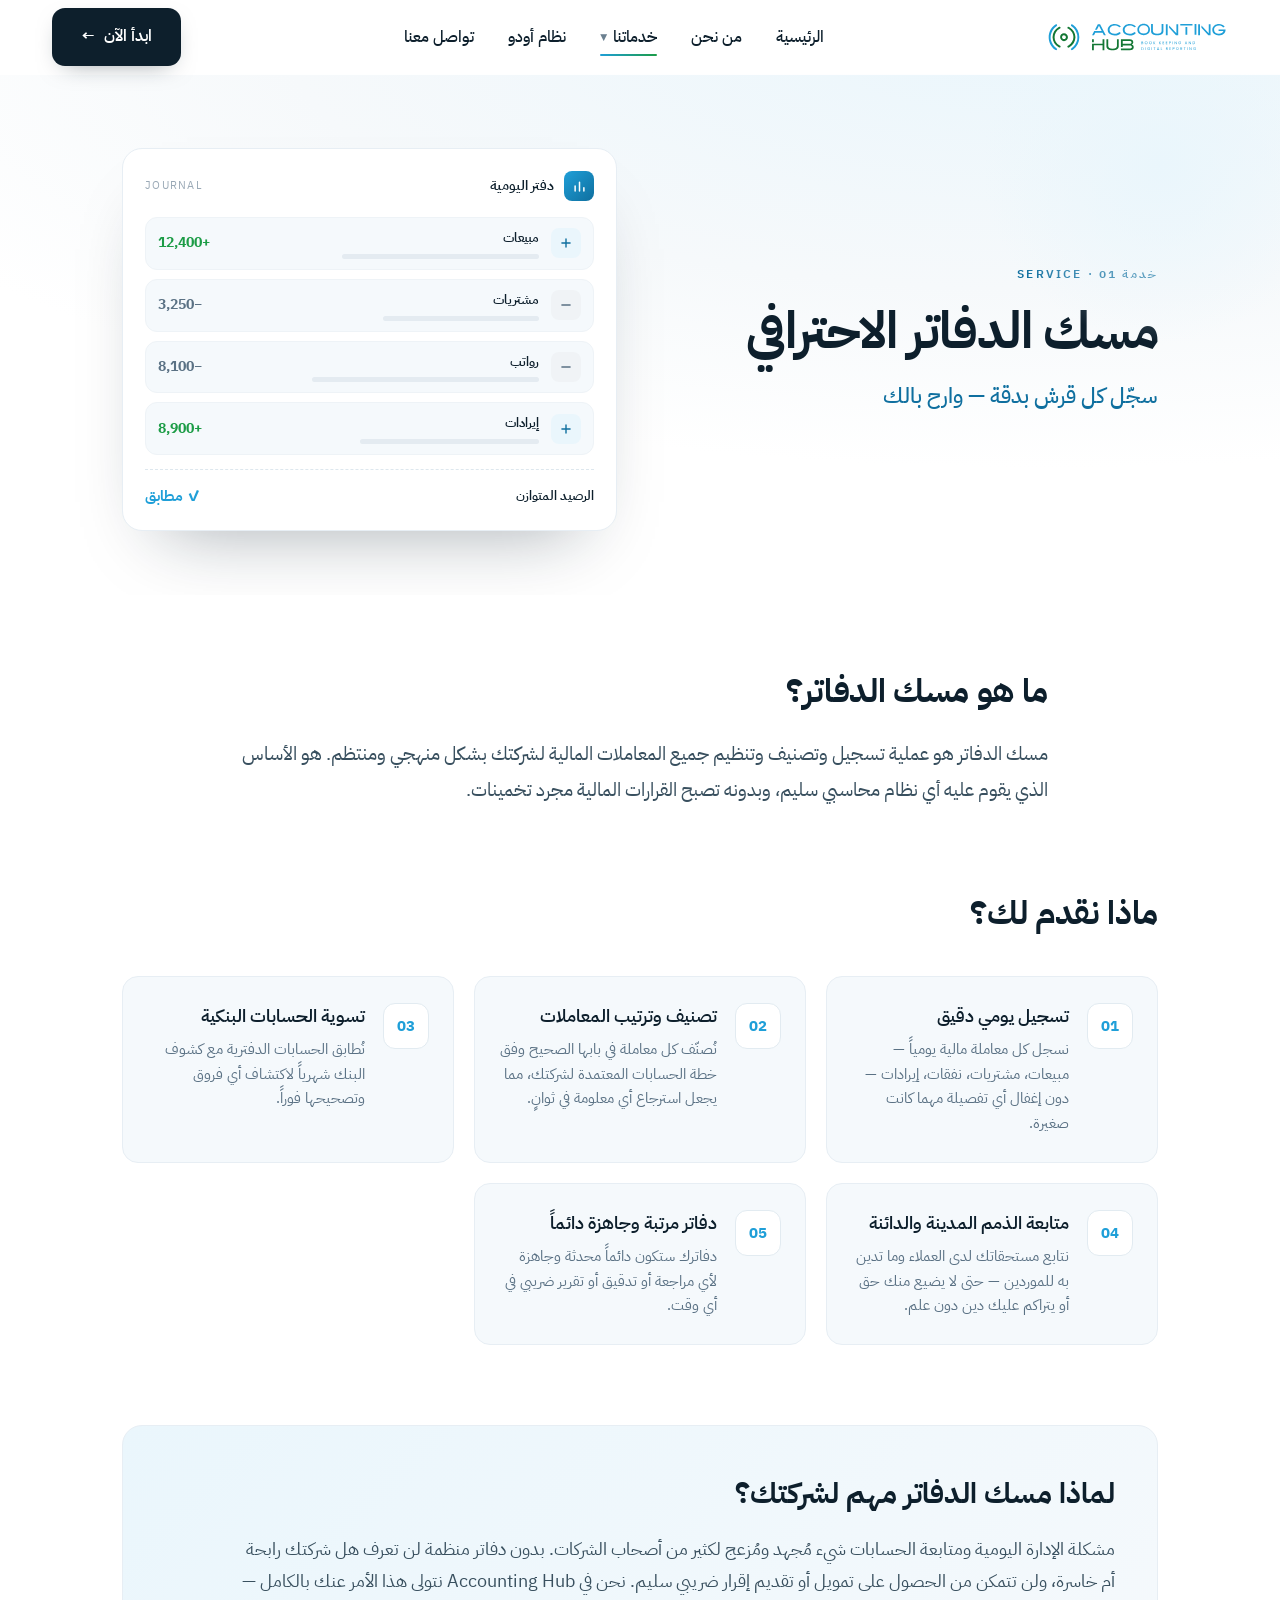
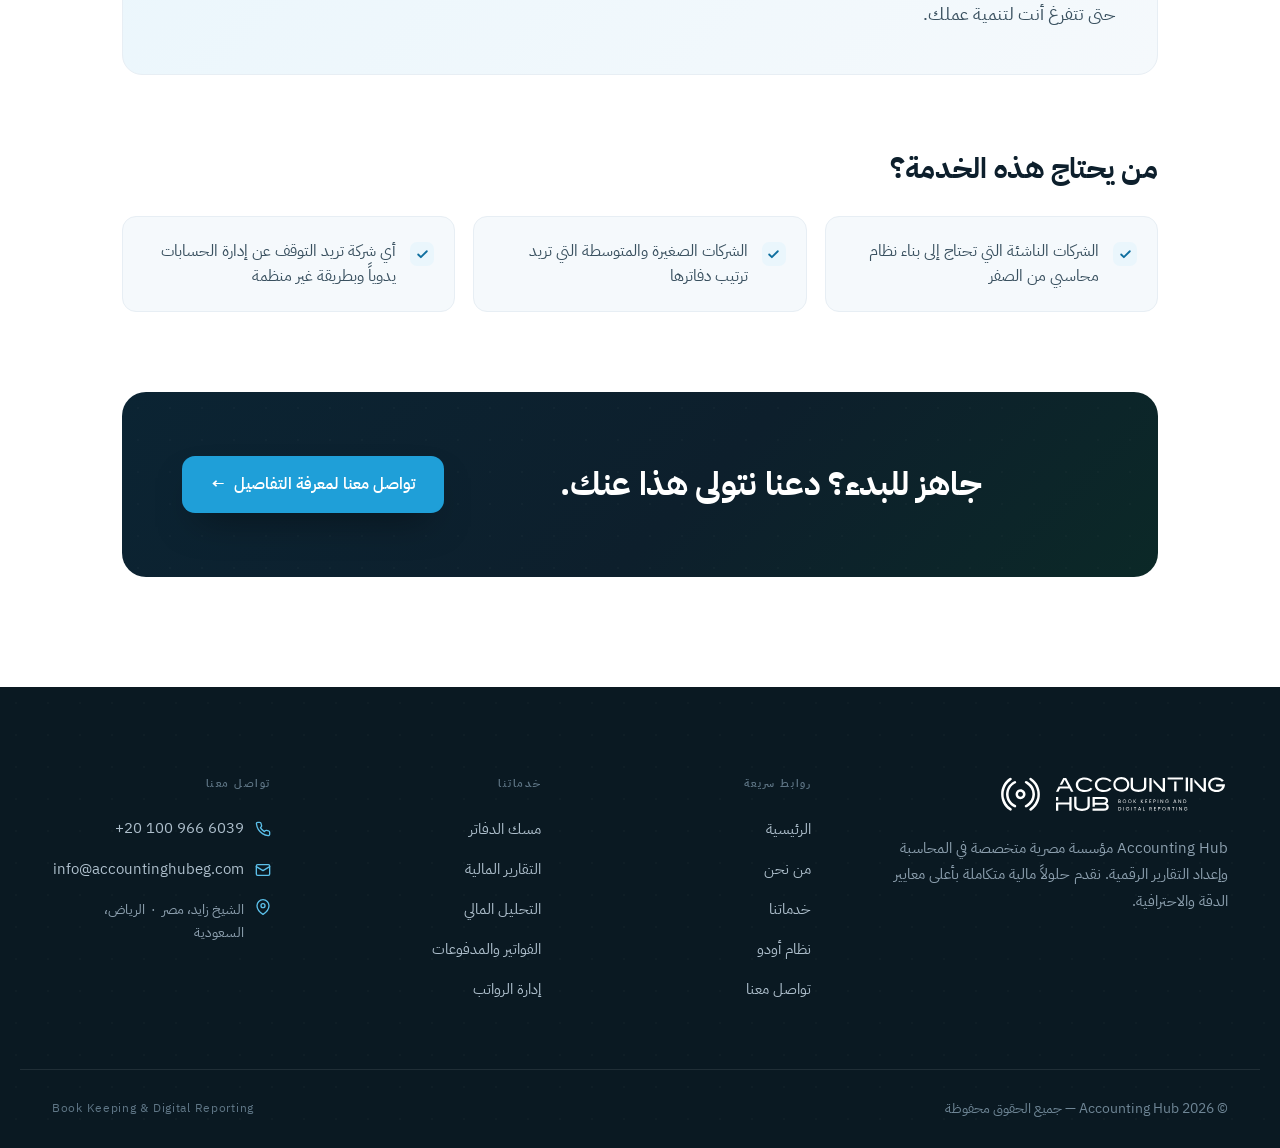
<file: V3- Accounting Hub Website/service-bookkeeping.html>
<!DOCTYPE html>
<html lang="ar" dir="rtl">
<head>
  <meta charset="utf-8">
  <meta name="viewport" content="width=device-width, initial-scale=1">
  <title>مسك الدفاتر الاحترافي — Accounting Hub</title>
  <meta name="description" content="مسك الدفاتر الاحترافي — سجّل كل قرش بدقة — وارح بالك. خدمة مسك الدفاتر من خدمات Accounting Hub المحاسبية.">
  <meta name="theme-color" content="#0d1f2c">
  <link rel="canonical" href="https://accountinghubeg.com/service-bookkeeping.html">
  <!-- Social preview (Open Graph + Twitter) -->
  <meta property="og:type" content="website">
  <meta property="og:site_name" content="Accounting Hub">
  <meta property="og:locale" content="ar_EG">
  <meta property="og:url" content="https://accountinghubeg.com/service-bookkeeping.html">
  <meta property="og:title" content="مسك الدفاتر الاحترافي — Accounting Hub">
  <meta property="og:description" content="مسك الدفاتر الاحترافي — سجّل كل قرش بدقة — وارح بالك. خدمة مسك الدفاتر من خدمات Accounting Hub المحاسبية.">
  <meta property="og:image" content="https://accountinghubeg.com/assets/social-preview.png">
  <meta property="og:image:width" content="1200">
  <meta property="og:image:height" content="630">
  <meta name="twitter:card" content="summary_large_image">
  <meta name="twitter:title" content="مسك الدفاتر الاحترافي — Accounting Hub">
  <meta name="twitter:description" content="مسك الدفاتر الاحترافي — سجّل كل قرش بدقة — وارح بالك. خدمة مسك الدفاتر من خدمات Accounting Hub المحاسبية.">
  <meta name="twitter:image" content="https://accountinghubeg.com/assets/social-preview.png">
  <link rel="icon" type="image/svg+xml" href="assets/favicon.svg">
  <link rel="preconnect" href="https://fonts.googleapis.com">
  <link rel="preconnect" href="https://fonts.gstatic.com" crossorigin>
  <link href="https://fonts.googleapis.com/css2?family=IBM+Plex+Sans+Arabic:wght@300;400;500;600;700&display=swap" rel="stylesheet">
  <link rel="stylesheet" href="css/styles.css">
  <script src="js/main.js" defer></script>
</head>
<body>

  <!-- ============================ HEADER ============================ -->
  <header class="site-header">
    <div class="header-inner">
      <a href="index.html" class="logo"><img src="assets/logo.svg" alt="Accounting Hub"></a>
      <nav class="nav" aria-label="القائمة الرئيسية">
        <a href="index.html">الرئيسية</a>
        <a href="about.html">من نحن</a>
        <div class="dropdown current">
          <button type="button" class="dropdown-toggle" aria-haspopup="true" aria-expanded="false">
            خدماتنا <span class="chev" aria-hidden="true">▼</span>
          </button>
          <div class="dropdown-panel" hidden>
            <a href="service-bookkeeping.html" class="dropdown-item blue"><span class="ico"><svg width="20" height="20" viewBox="0 0 24 24" fill="none" stroke="#1f9fd8" stroke-width="1.8" stroke-linecap="round" stroke-linejoin="round"><path d="M6.5 3H19v16H6.5A1.5 1.5 0 0 0 5 20.5V4.5A1.5 1.5 0 0 1 6.5 3z"/><path d="M5 19.5A1.5 1.5 0 0 0 6.5 21H19"/><path d="M9 7.5h6M9 11h6"/></svg></span><span>مسك الدفاتر</span></a>
            <a href="service-reports.html" class="dropdown-item green"><span class="ico"><svg width="20" height="20" viewBox="0 0 24 24" fill="none" stroke="#1c9c46" stroke-width="1.8" stroke-linecap="round" stroke-linejoin="round"><path d="M3.5 21h17"/><rect x="5" y="11" width="3.4" height="7" rx="1"/><rect x="10.3" y="7" width="3.4" height="11" rx="1"/><rect x="15.6" y="4" width="3.4" height="14" rx="1"/></svg></span><span>التقارير المالية</span></a>
            <a href="service-analysis.html" class="dropdown-item blue"><span class="ico"><svg width="20" height="20" viewBox="0 0 24 24" fill="none" stroke="#1f9fd8" stroke-width="1.8" stroke-linecap="round" stroke-linejoin="round"><path d="M4 4v16h16"/><path d="M7 14.5l4-4 3 2 5-6"/><circle cx="7" cy="14.5" r="1.2" fill="#1f9fd8" stroke="none"/><circle cx="19" cy="6.5" r="1.2" fill="#1f9fd8" stroke="none"/></svg></span><span>التحليل المالي</span></a>
            <a href="service-invoicing.html" class="dropdown-item green"><span class="ico"><svg width="20" height="20" viewBox="0 0 24 24" fill="none" stroke="#1c9c46" stroke-width="1.8" stroke-linecap="round" stroke-linejoin="round"><path d="M6 2.5h12v19l-3-2-3 2-3-2-3 2z"/><path d="M9.5 8h5M9.5 12h5"/></svg></span><span>الفواتير والمدفوعات</span></a>
            <a href="service-payroll.html" class="dropdown-item blue"><span class="ico"><svg width="20" height="20" viewBox="0 0 24 24" fill="none" stroke="#1f9fd8" stroke-width="1.8" stroke-linecap="round" stroke-linejoin="round"><circle cx="9" cy="8" r="3.1"/><path d="M3.5 19.5c0-3.1 2.5-4.9 5.5-4.9s5.5 1.8 5.5 4.9"/><path d="M16 5.3a3 3 0 0 1 0 5.4"/><path d="M18.6 19.5c0-2.3-1.1-3.9-3-4.5"/></svg></span><span>إدارة الرواتب</span></a>
          </div>
        </div>
        <a href="odoo.html">نظام أودو</a>
        <a href="contact.html">تواصل معنا</a>
      </nav>
      <a href="contact.html" class="btn dark header-actions">ابدأ الآن <span class="arrow">←</span></a>
      <button type="button" class="menu-toggle" aria-label="القائمة" aria-expanded="false"><span></span><span></span><span></span></button>
    </div>
    <div class="mobile-menu" hidden>
      <a href="index.html">الرئيسية</a>
      <a href="about.html">من نحن</a>
      <button type="button" class="m-services-toggle" aria-expanded="false">خدماتنا <span class="chev" aria-hidden="true">▼</span></button>
      <div class="m-services" hidden>
        <a href="service-bookkeeping.html"><span class="ico"><svg width="19" height="19" viewBox="0 0 24 24" fill="none" stroke="#1f9fd8" stroke-width="1.8" stroke-linecap="round" stroke-linejoin="round"><path d="M6.5 3H19v16H6.5A1.5 1.5 0 0 0 5 20.5V4.5A1.5 1.5 0 0 1 6.5 3z"/><path d="M5 19.5A1.5 1.5 0 0 0 6.5 21H19"/><path d="M9 7.5h6M9 11h6"/></svg></span><span>مسك الدفاتر</span></a>
        <a href="service-reports.html" class="green"><span class="ico"><svg width="19" height="19" viewBox="0 0 24 24" fill="none" stroke="#1c9c46" stroke-width="1.8" stroke-linecap="round" stroke-linejoin="round"><path d="M3.5 21h17"/><rect x="5" y="11" width="3.4" height="7" rx="1"/><rect x="10.3" y="7" width="3.4" height="11" rx="1"/><rect x="15.6" y="4" width="3.4" height="14" rx="1"/></svg></span><span>التقارير المالية</span></a>
        <a href="service-analysis.html"><span class="ico"><svg width="19" height="19" viewBox="0 0 24 24" fill="none" stroke="#1f9fd8" stroke-width="1.8" stroke-linecap="round" stroke-linejoin="round"><path d="M4 4v16h16"/><path d="M7 14.5l4-4 3 2 5-6"/><circle cx="7" cy="14.5" r="1.2" fill="#1f9fd8" stroke="none"/><circle cx="19" cy="6.5" r="1.2" fill="#1f9fd8" stroke="none"/></svg></span><span>التحليل المالي</span></a>
        <a href="service-invoicing.html" class="green"><span class="ico"><svg width="19" height="19" viewBox="0 0 24 24" fill="none" stroke="#1c9c46" stroke-width="1.8" stroke-linecap="round" stroke-linejoin="round"><path d="M6 2.5h12v19l-3-2-3 2-3-2-3 2z"/><path d="M9.5 8h5M9.5 12h5"/></svg></span><span>الفواتير والمدفوعات</span></a>
        <a href="service-payroll.html"><span class="ico"><svg width="19" height="19" viewBox="0 0 24 24" fill="none" stroke="#1f9fd8" stroke-width="1.8" stroke-linecap="round" stroke-linejoin="round"><circle cx="9" cy="8" r="3.1"/><path d="M3.5 19.5c0-3.1 2.5-4.9 5.5-4.9s5.5 1.8 5.5 4.9"/><path d="M16 5.3a3 3 0 0 1 0 5.4"/><path d="M18.6 19.5c0-2.3-1.1-3.9-3-4.5"/></svg></span><span>إدارة الرواتب</span></a>
      </div>
      <a href="odoo.html">نظام أودو</a>
      <a href="contact.html">تواصل معنا</a>
      <a href="contact.html" class="btn dark">ابدأ الآن <span class="arrow">←</span></a>
    </div>
  </header>

  <main>

    <!-- HERO -->
    <section class="hero" style="background:radial-gradient(115% 95% at 82% -8%, #eaf6fc 0%, #f6f9fb 52%, #fff 88%);padding-block:clamp(56px,7vw,74px) clamp(48px,6vw,64px);">
      <div data-parallax="0.07" class="blob" style="top:-120px;inset-inline-start:-90px;width:420px;height:420px;background:radial-gradient(circle,#eaf6fc,transparent 60%);"></div>
      <div class="container md" style="display:grid;grid-template-columns:repeat(auto-fit,minmax(min(100%,320px),1fr));gap:clamp(36px,4vw,46px);align-items:center;">
        <div>
          <div data-reveal class="eyebrow blue" style="color:#0f6f9f;">خدمة 01 · Service</div>
          <h1 data-reveal data-delay="60" style="font-size:clamp(30px,4vw,56px);line-height:1.1;">مسك الدفاتر الاحترافي</h1>
          <p data-reveal data-delay="110" style="font-size:clamp(17px,1.7vw,23px);line-height:1.6;font-weight:500;color:#0f6f9f;">سجّل كل قرش بدقة — وارح بالك</p>
        </div>
        <div data-reveal data-delay="140" style="position:relative;"><div class="mock"><div style="display:flex;justify-content:space-between;align-items:center;margin-bottom:16px;"><div style="display:flex;align-items:center;gap:10px;"><span style="width:30px;height:30px;border-radius:8px;background:linear-gradient(135deg,#1f9fd8,#0f6f9f);display:flex;align-items:center;justify-content:center;"><svg width="15" height="15" viewBox="0 0 24 24" fill="none" stroke="#fff" stroke-width="2.4" stroke-linecap="round"><path d="M5 19V11M12 19V5M19 19V14"/></svg></span><span style="font-size:14px;font-weight:600;">دفتر اليومية</span></div><span style="font-size:10.5px;color:#9aa9b6;letter-spacing:.12em;">JOURNAL</span></div><div style="display:flex;flex-direction:column;gap:9px;"><div style="display:flex;align-items:center;gap:12px;background:#f5f9fc;border:1px solid #eef3f7;border-radius:12px;padding:10px 12px;"><span style="width:30px;height:30px;border-radius:8px;background:#eaf6fc;display:flex;align-items:center;justify-content:center;flex-shrink:0;"><svg width="14" height="14" viewBox="0 0 24 24" fill="none" stroke="#0f6f9f" stroke-width="2.4" stroke-linecap="round"><path d="M12 5v14M5 12h14"/></svg></span><div style="flex:1;min-width:0;"><div style="font-size:13px;font-weight:600;">مبيعات</div><div style="margin-top:5px;height:5px;width:62%;border-radius:3px;background:#e4ebf1;"></div></div><span style="font-size:14px;font-weight:700;color:#1c9c46;">+12,400</span></div><div style="display:flex;align-items:center;gap:12px;background:#f5f9fc;border:1px solid #eef3f7;border-radius:12px;padding:10px 12px;"><span style="width:30px;height:30px;border-radius:8px;background:#f0f3f6;display:flex;align-items:center;justify-content:center;flex-shrink:0;"><svg width="14" height="14" viewBox="0 0 24 24" fill="none" stroke="#5a7184" stroke-width="2.4" stroke-linecap="round"><path d="M5 12h14"/></svg></span><div style="flex:1;min-width:0;"><div style="font-size:13px;font-weight:600;">مشتريات</div><div style="margin-top:5px;height:5px;width:48%;border-radius:3px;background:#e4ebf1;"></div></div><span style="font-size:14px;font-weight:700;color:#5a7184;">−3,250</span></div><div style="display:flex;align-items:center;gap:12px;background:#f5f9fc;border:1px solid #eef3f7;border-radius:12px;padding:10px 12px;"><span style="width:30px;height:30px;border-radius:8px;background:#f0f3f6;display:flex;align-items:center;justify-content:center;flex-shrink:0;"><svg width="14" height="14" viewBox="0 0 24 24" fill="none" stroke="#5a7184" stroke-width="2.4" stroke-linecap="round"><path d="M5 12h14"/></svg></span><div style="flex:1;min-width:0;"><div style="font-size:13px;font-weight:600;">رواتب</div><div style="margin-top:5px;height:5px;width:70%;border-radius:3px;background:#e4ebf1;"></div></div><span style="font-size:14px;font-weight:700;color:#5a7184;">−8,100</span></div><div style="display:flex;align-items:center;gap:12px;background:#f5f9fc;border:1px solid #eef3f7;border-radius:12px;padding:10px 12px;"><span style="width:30px;height:30px;border-radius:8px;background:#eaf6fc;display:flex;align-items:center;justify-content:center;flex-shrink:0;"><svg width="14" height="14" viewBox="0 0 24 24" fill="none" stroke="#0f6f9f" stroke-width="2.4" stroke-linecap="round"><path d="M12 5v14M5 12h14"/></svg></span><div style="flex:1;min-width:0;"><div style="font-size:13px;font-weight:600;">إيرادات</div><div style="margin-top:5px;height:5px;width:55%;border-radius:3px;background:#e4ebf1;"></div></div><span style="font-size:14px;font-weight:700;color:#1c9c46;">+8,900</span></div></div><div style="margin-top:14px;display:flex;justify-content:space-between;align-items:center;padding-top:14px;border-top:1px dashed #dde7ee;"><span style="font-size:13px;font-weight:600;">الرصيد المتوازن</span><span style="font-size:15px;font-weight:700;color:#1f9fd8;">✓ مطابق</span></div></div></div>
      </div>
    </section>

    <!-- WHAT IS IT -->
    <section class="section tight" style="padding-block:clamp(48px,7vw,70px) 20px;">
      <div class="container xs prose-block">
        <h2 data-reveal>ما هو مسك الدفاتر؟</h2>
        <p data-reveal data-delay="70">مسك الدفاتر هو عملية تسجيل وتصنيف وتنظيم جميع المعاملات المالية لشركتك بشكل منهجي ومنتظم. هو الأساس الذي يقوم عليه أي نظام محاسبي سليم، وبدونه تصبح القرارات المالية مجرد تخمينات.</p>
      </div>
    </section>

    <!-- WHAT WE OFFER -->
    <section class="section tight" style="padding-block:clamp(40px,5vw,60px) 30px;">
      <div class="container md">
        <h2 data-reveal style="margin-bottom:36px;font-size:clamp(23px,2.6vw,34px);font-weight:700;letter-spacing:-.01em;">ماذا نقدم لك؟</h2>
        <div class="grid" style="grid-template-columns:repeat(auto-fit,minmax(min(100%,300px),1fr));">
          <div data-reveal data-delay="0" class="offer-card blue card tint lift" style="border-radius:16px;padding:26px 24px;">
            <div class="no">01</div>
            <div><h3>تسجيل يومي دقيق</h3><p>نسجل كل معاملة مالية يومياً — مبيعات، مشتريات، نفقات، إيرادات — دون إغفال أي تفصيلة مهما كانت صغيرة.</p></div>
          </div>
          <div data-reveal data-delay="60" class="offer-card blue card tint lift" style="border-radius:16px;padding:26px 24px;">
            <div class="no">02</div>
            <div><h3>تصنيف وترتيب المعاملات</h3><p>نُصنّف كل معاملة في بابها الصحيح وفق خطة الحسابات المعتمدة لشركتك، مما يجعل استرجاع أي معلومة في ثوانٍ.</p></div>
          </div>
          <div data-reveal data-delay="120" class="offer-card blue card tint lift" style="border-radius:16px;padding:26px 24px;">
            <div class="no">03</div>
            <div><h3>تسوية الحسابات البنكية</h3><p>نُطابق الحسابات الدفترية مع كشوف البنك شهرياً لاكتشاف أي فروق وتصحيحها فوراً.</p></div>
          </div>
          <div data-reveal data-delay="180" class="offer-card blue card tint lift" style="border-radius:16px;padding:26px 24px;">
            <div class="no">04</div>
            <div><h3>متابعة الذمم المدينة والدائنة</h3><p>نتابع مستحقاتك لدى العملاء وما تدين به للموردين — حتى لا يضيع منك حق أو يتراكم عليك دين دون علم.</p></div>
          </div>
          <div data-reveal data-delay="240" class="offer-card blue card tint lift" style="border-radius:16px;padding:26px 24px;">
            <div class="no">05</div>
            <div><h3>دفاتر مرتبة وجاهزة دائماً</h3><p>دفاترك ستكون دائماً محدثة وجاهزة لأي مراجعة أو تدقيق أو تقرير ضريبي في أي وقت.</p></div>
          </div>
        </div>
      </div>
    </section>

    <!-- WHY -->
    <section class="section tight" style="padding-block:clamp(36px,5vw,50px) 20px;">
      <div class="container md">
        <div data-reveal class="tinted-panel blue">
          <h2>لماذا مسك الدفاتر مهم لشركتك؟</h2>
          <p>مشكلة الإدارة اليومية ومتابعة الحسابات شيء مُجهد ومُزعج لكثير من أصحاب الشركات. بدون دفاتر منظمة لن تعرف هل شركتك رابحة أم خاسرة، ولن تتمكن من الحصول على تمويل أو تقديم إقرار ضريبي سليم. نحن في Accounting Hub نتولى هذا الأمر عنك بالكامل — حتى تتفرغ أنت لتنمية عملك.</p>
        </div>
      </div>
    </section>

    <!-- AUDIENCE -->
    <section class="section tight" style="padding-block:clamp(36px,5vw,50px) 20px;">
      <div class="container md">
        <h2 data-reveal style="margin-bottom:24px;font-size:clamp(21px,2.3vw,30px);font-weight:700;">من يحتاج هذه الخدمة؟</h2>
        <div class="grid" style="grid-template-columns:repeat(auto-fit,minmax(min(100%,240px),1fr));gap:18px;">
            <div data-reveal data-delay="0" class="check-item blue card tint" style="border-radius:14px;padding:22px 20px;">
              <span class="tick"><svg width="13" height="13" viewBox="0 0 24 24" fill="none" stroke="#0f6f9f" stroke-width="3.4" stroke-linecap="round" stroke-linejoin="round"><path d="M4 12l5 5L20 6"/></svg></span><span>الشركات الناشئة التي تحتاج إلى بناء نظام محاسبي من الصفر</span>
            </div>
            <div data-reveal data-delay="60" class="check-item blue card tint" style="border-radius:14px;padding:22px 20px;">
              <span class="tick"><svg width="13" height="13" viewBox="0 0 24 24" fill="none" stroke="#0f6f9f" stroke-width="3.4" stroke-linecap="round" stroke-linejoin="round"><path d="M4 12l5 5L20 6"/></svg></span><span>الشركات الصغيرة والمتوسطة التي تريد ترتيب دفاترها</span>
            </div>
            <div data-reveal data-delay="120" class="check-item blue card tint" style="border-radius:14px;padding:22px 20px;">
              <span class="tick"><svg width="13" height="13" viewBox="0 0 24 24" fill="none" stroke="#0f6f9f" stroke-width="3.4" stroke-linecap="round" stroke-linejoin="round"><path d="M4 12l5 5L20 6"/></svg></span><span>أي شركة تريد التوقف عن إدارة الحسابات يدوياً وبطريقة غير منظمة</span>
            </div>
        </div>
      </div>
    </section>

    <!-- CTA -->
    <section class="section tight" style="padding-block:clamp(48px,6vw,60px) clamp(64px,9vw,110px);">
      <div class="container md">
        <div data-reveal class="panel-dark" style="border-radius:24px;display:flex;align-items:center;justify-content:space-between;gap:28px;flex-wrap:wrap;">
          <div class="dark-panel-dots"></div>
          <h2 style="position:relative;max-width:560px;line-height:1.3;font-size:clamp(23px,2.6vw,36px);">جاهز للبدء؟ دعنا نتولى هذا عنك.</h2>
          <a href="contact.html" class="btn" style="position:relative;background:#1f9fd8;color:#fff;box-shadow:0 18px 38px -16px rgba(0,0,0,.5);">تواصل معنا لمعرفة التفاصيل <span class="arrow">←</span></a>
        </div>
      </div>
    </section>

  </main>

  <!-- ============================ FOOTER ============================ -->
  <footer class="site-footer">
    <div class="dots"></div>
    <div class="footer-top">
      <div class="footer-about">
        <img src="assets/logo-white.svg" alt="Accounting Hub">
        <p>Accounting Hub مؤسسة مصرية متخصصة في المحاسبة وإعداد التقارير الرقمية. نقدم حلولاً مالية متكاملة بأعلى معايير الدقة والاحترافية.</p>
      </div>
      <div class="footer-cols">
        <div>
          <div class="col-title">روابط سريعة</div>
          <div class="footer-links">
            <a href="index.html">الرئيسية</a>
            <a href="about.html">من نحن</a>
            <a href="index.html#services">خدماتنا</a>
            <a href="odoo.html">نظام أودو</a>
            <a href="contact.html">تواصل معنا</a>
          </div>
        </div>
        <div>
          <div class="col-title">خدماتنا</div>
          <div class="footer-links">
            <a href="service-bookkeeping.html">مسك الدفاتر</a>
            <a href="service-reports.html">التقارير المالية</a>
            <a href="service-analysis.html">التحليل المالي</a>
            <a href="service-invoicing.html">الفواتير والمدفوعات</a>
            <a href="service-payroll.html">إدارة الرواتب</a>
          </div>
        </div>
        <div>
          <div class="col-title">تواصل معنا</div>
          <div class="footer-contact">
            <a href="tel:+201009666039"><svg width="16" height="16" viewBox="0 0 24 24" fill="none" stroke="#5cc0ea" stroke-width="2" stroke-linecap="round" stroke-linejoin="round"><path d="M22 16.92v3a2 2 0 0 1-2.18 2 19.79 19.79 0 0 1-8.63-3.07 19.5 19.5 0 0 1-6-6 19.79 19.79 0 0 1-3.07-8.67A2 2 0 0 1 4.11 2h3a2 2 0 0 1 2 1.72c.13.96.36 1.9.7 2.81a2 2 0 0 1-.45 2.11L8.09 9.91a16 16 0 0 0 6 6l1.27-1.27a2 2 0 0 1 2.11-.45c.91.34 1.85.57 2.81.7A2 2 0 0 1 22 16.92z"/></svg><span class="ltr">+20 100 966 6039</span></a>
            <a href="mailto:info@accountinghubeg.com"><svg width="16" height="16" viewBox="0 0 24 24" fill="none" stroke="#5cc0ea" stroke-width="2" stroke-linecap="round" stroke-linejoin="round"><rect x="2" y="4" width="20" height="16" rx="2"/><path d="M22 7l-10 6L2 7"/></svg><span class="ltr">info@accountinghubeg.com</span></a>
            <div class="addr"><svg width="16" height="16" viewBox="0 0 24 24" fill="none" stroke="#5cc0ea" stroke-width="2" stroke-linecap="round" stroke-linejoin="round"><path d="M21 10c0 7-9 13-9 13s-9-6-9-13a9 9 0 0 1 18 0z"/><circle cx="12" cy="10" r="3"/></svg><span>الشيخ زايد، مصر &nbsp;·&nbsp; الرياض، السعودية</span></div>
          </div>
        </div>
      </div>
    </div>
    <div class="footer-bottom">
      <div class="copy">© <span id="year">2026</span> Accounting Hub — جميع الحقوق محفوظة</div>
      <div class="tag">Book Keeping &amp; Digital Reporting</div>
    </div>
  </footer>

</body>
</html>
</file>
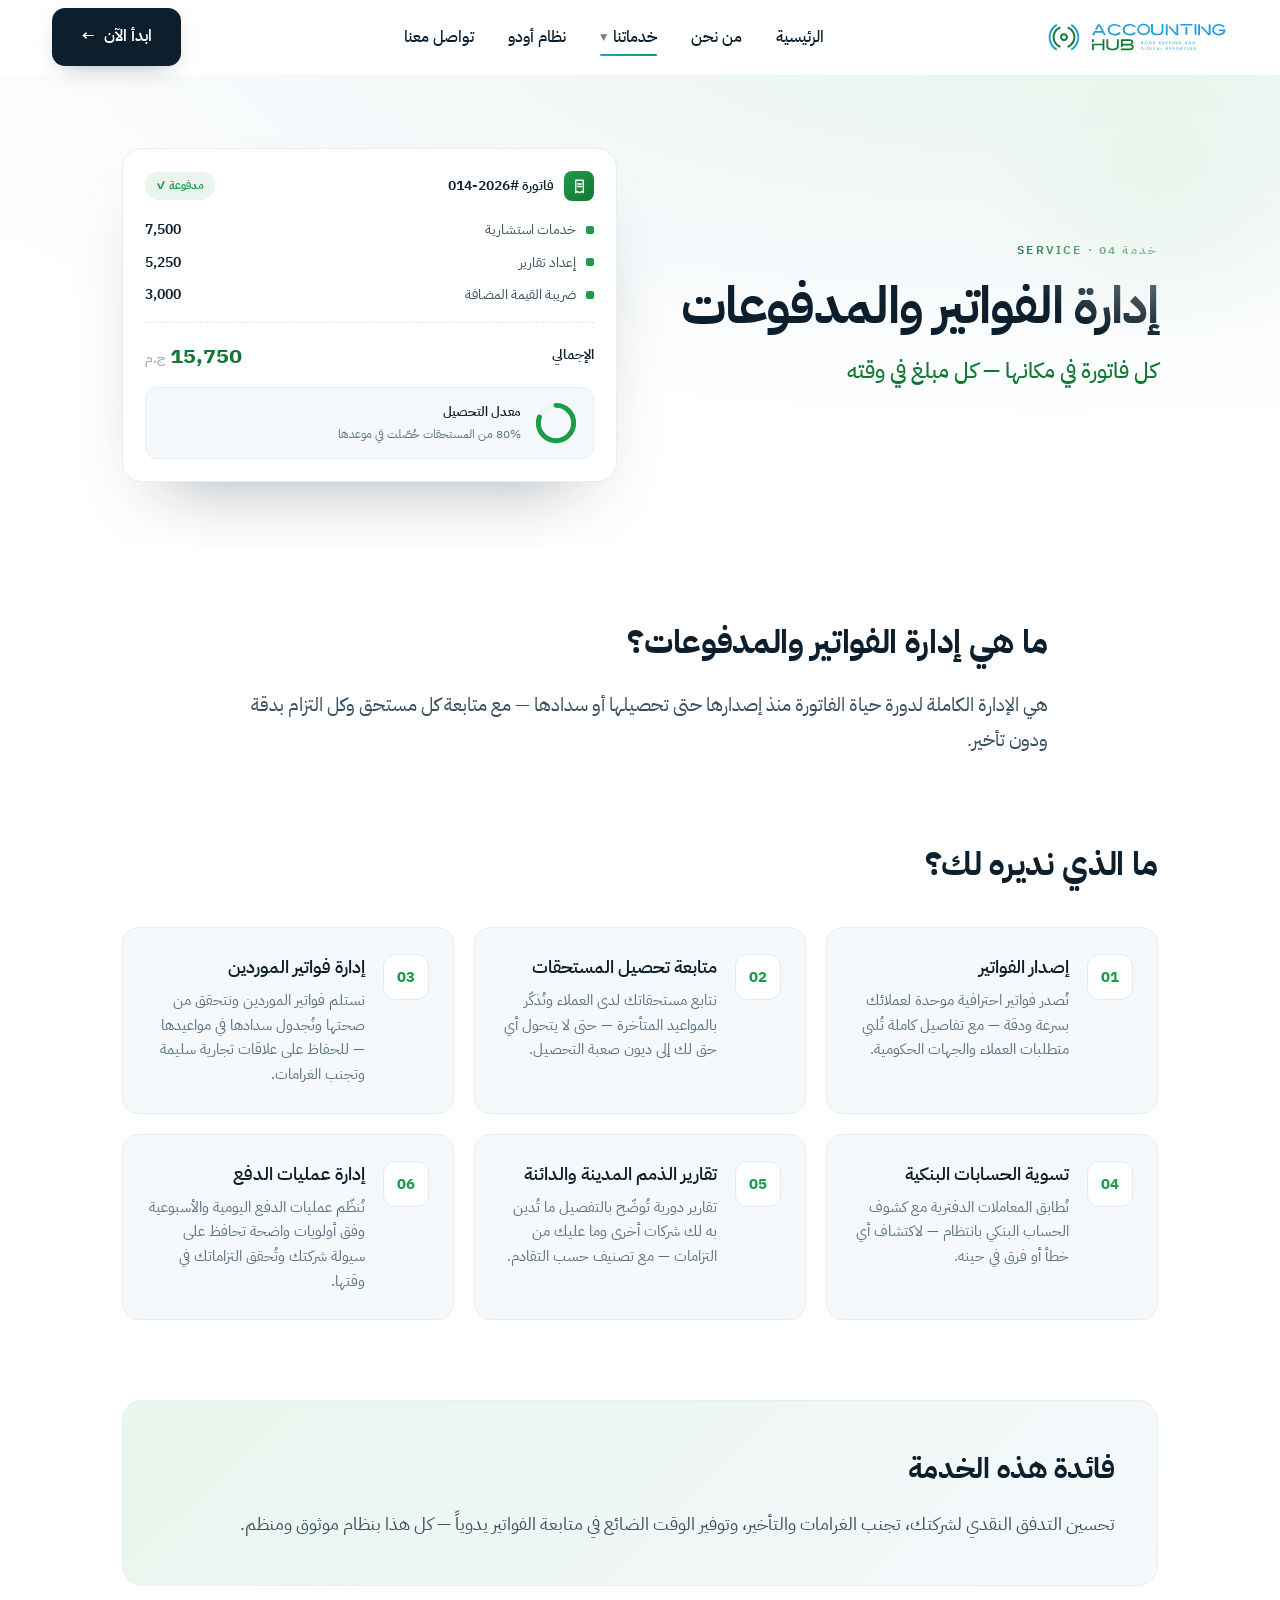
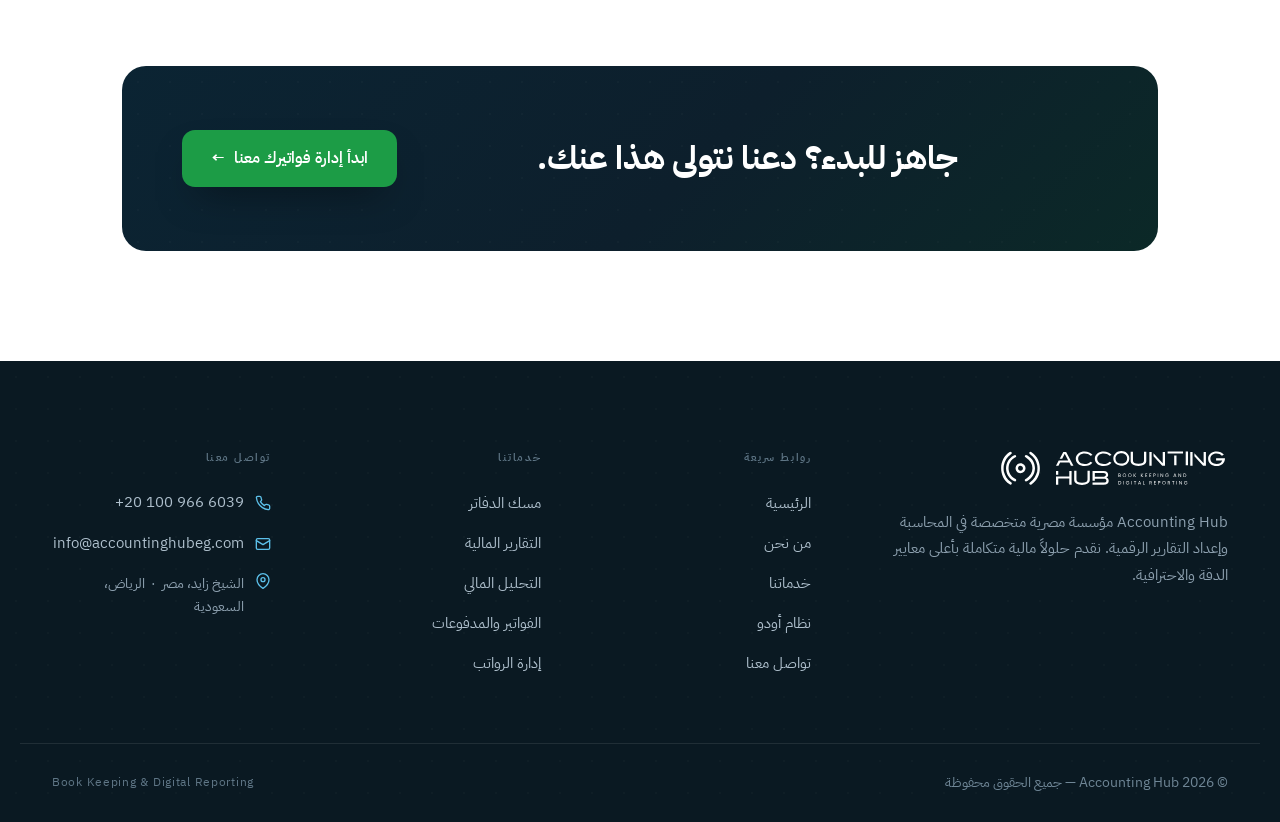
<file: V3- Accounting Hub Website/service-invoicing.html>
<!DOCTYPE html>
<html lang="ar" dir="rtl">
<head>
  <meta charset="utf-8">
  <meta name="viewport" content="width=device-width, initial-scale=1">
  <title>إدارة الفواتير والمدفوعات — Accounting Hub</title>
  <meta name="description" content="إدارة الفواتير والمدفوعات — كل فاتورة في مكانها — كل مبلغ في وقته. خدمة الفواتير والمدفوعات من خدمات Accounting Hub المحاسبية.">
  <meta name="theme-color" content="#0d1f2c">
  <link rel="canonical" href="https://accountinghubeg.com/service-invoicing.html">
  <!-- Social preview (Open Graph + Twitter) -->
  <meta property="og:type" content="website">
  <meta property="og:site_name" content="Accounting Hub">
  <meta property="og:locale" content="ar_EG">
  <meta property="og:url" content="https://accountinghubeg.com/service-invoicing.html">
  <meta property="og:title" content="إدارة الفواتير والمدفوعات — Accounting Hub">
  <meta property="og:description" content="إدارة الفواتير والمدفوعات — كل فاتورة في مكانها — كل مبلغ في وقته. خدمة الفواتير والمدفوعات من خدمات Accounting Hub المحاسبية.">
  <meta property="og:image" content="https://accountinghubeg.com/assets/social-preview.png">
  <meta property="og:image:width" content="1200">
  <meta property="og:image:height" content="630">
  <meta name="twitter:card" content="summary_large_image">
  <meta name="twitter:title" content="إدارة الفواتير والمدفوعات — Accounting Hub">
  <meta name="twitter:description" content="إدارة الفواتير والمدفوعات — كل فاتورة في مكانها — كل مبلغ في وقته. خدمة الفواتير والمدفوعات من خدمات Accounting Hub المحاسبية.">
  <meta name="twitter:image" content="https://accountinghubeg.com/assets/social-preview.png">
  <link rel="icon" type="image/svg+xml" href="assets/favicon.svg">
  <link rel="preconnect" href="https://fonts.googleapis.com">
  <link rel="preconnect" href="https://fonts.gstatic.com" crossorigin>
  <link href="https://fonts.googleapis.com/css2?family=IBM+Plex+Sans+Arabic:wght@300;400;500;600;700&display=swap" rel="stylesheet">
  <link rel="stylesheet" href="css/styles.css">
  <script src="js/main.js" defer></script>
</head>
<body>

  <!-- ============================ HEADER ============================ -->
  <header class="site-header">
    <div class="header-inner">
      <a href="index.html" class="logo"><img src="assets/logo.svg" alt="Accounting Hub"></a>
      <nav class="nav" aria-label="القائمة الرئيسية">
        <a href="index.html">الرئيسية</a>
        <a href="about.html">من نحن</a>
        <div class="dropdown current">
          <button type="button" class="dropdown-toggle" aria-haspopup="true" aria-expanded="false">
            خدماتنا <span class="chev" aria-hidden="true">▼</span>
          </button>
          <div class="dropdown-panel" hidden>
            <a href="service-bookkeeping.html" class="dropdown-item blue"><span class="ico"><svg width="20" height="20" viewBox="0 0 24 24" fill="none" stroke="#1f9fd8" stroke-width="1.8" stroke-linecap="round" stroke-linejoin="round"><path d="M6.5 3H19v16H6.5A1.5 1.5 0 0 0 5 20.5V4.5A1.5 1.5 0 0 1 6.5 3z"/><path d="M5 19.5A1.5 1.5 0 0 0 6.5 21H19"/><path d="M9 7.5h6M9 11h6"/></svg></span><span>مسك الدفاتر</span></a>
            <a href="service-reports.html" class="dropdown-item green"><span class="ico"><svg width="20" height="20" viewBox="0 0 24 24" fill="none" stroke="#1c9c46" stroke-width="1.8" stroke-linecap="round" stroke-linejoin="round"><path d="M3.5 21h17"/><rect x="5" y="11" width="3.4" height="7" rx="1"/><rect x="10.3" y="7" width="3.4" height="11" rx="1"/><rect x="15.6" y="4" width="3.4" height="14" rx="1"/></svg></span><span>التقارير المالية</span></a>
            <a href="service-analysis.html" class="dropdown-item blue"><span class="ico"><svg width="20" height="20" viewBox="0 0 24 24" fill="none" stroke="#1f9fd8" stroke-width="1.8" stroke-linecap="round" stroke-linejoin="round"><path d="M4 4v16h16"/><path d="M7 14.5l4-4 3 2 5-6"/><circle cx="7" cy="14.5" r="1.2" fill="#1f9fd8" stroke="none"/><circle cx="19" cy="6.5" r="1.2" fill="#1f9fd8" stroke="none"/></svg></span><span>التحليل المالي</span></a>
            <a href="service-invoicing.html" class="dropdown-item green"><span class="ico"><svg width="20" height="20" viewBox="0 0 24 24" fill="none" stroke="#1c9c46" stroke-width="1.8" stroke-linecap="round" stroke-linejoin="round"><path d="M6 2.5h12v19l-3-2-3 2-3-2-3 2z"/><path d="M9.5 8h5M9.5 12h5"/></svg></span><span>الفواتير والمدفوعات</span></a>
            <a href="service-payroll.html" class="dropdown-item blue"><span class="ico"><svg width="20" height="20" viewBox="0 0 24 24" fill="none" stroke="#1f9fd8" stroke-width="1.8" stroke-linecap="round" stroke-linejoin="round"><circle cx="9" cy="8" r="3.1"/><path d="M3.5 19.5c0-3.1 2.5-4.9 5.5-4.9s5.5 1.8 5.5 4.9"/><path d="M16 5.3a3 3 0 0 1 0 5.4"/><path d="M18.6 19.5c0-2.3-1.1-3.9-3-4.5"/></svg></span><span>إدارة الرواتب</span></a>
          </div>
        </div>
        <a href="odoo.html">نظام أودو</a>
        <a href="contact.html">تواصل معنا</a>
      </nav>
      <a href="contact.html" class="btn dark header-actions">ابدأ الآن <span class="arrow">←</span></a>
      <button type="button" class="menu-toggle" aria-label="القائمة" aria-expanded="false"><span></span><span></span><span></span></button>
    </div>
    <div class="mobile-menu" hidden>
      <a href="index.html">الرئيسية</a>
      <a href="about.html">من نحن</a>
      <button type="button" class="m-services-toggle" aria-expanded="false">خدماتنا <span class="chev" aria-hidden="true">▼</span></button>
      <div class="m-services" hidden>
        <a href="service-bookkeeping.html"><span class="ico"><svg width="19" height="19" viewBox="0 0 24 24" fill="none" stroke="#1f9fd8" stroke-width="1.8" stroke-linecap="round" stroke-linejoin="round"><path d="M6.5 3H19v16H6.5A1.5 1.5 0 0 0 5 20.5V4.5A1.5 1.5 0 0 1 6.5 3z"/><path d="M5 19.5A1.5 1.5 0 0 0 6.5 21H19"/><path d="M9 7.5h6M9 11h6"/></svg></span><span>مسك الدفاتر</span></a>
        <a href="service-reports.html" class="green"><span class="ico"><svg width="19" height="19" viewBox="0 0 24 24" fill="none" stroke="#1c9c46" stroke-width="1.8" stroke-linecap="round" stroke-linejoin="round"><path d="M3.5 21h17"/><rect x="5" y="11" width="3.4" height="7" rx="1"/><rect x="10.3" y="7" width="3.4" height="11" rx="1"/><rect x="15.6" y="4" width="3.4" height="14" rx="1"/></svg></span><span>التقارير المالية</span></a>
        <a href="service-analysis.html"><span class="ico"><svg width="19" height="19" viewBox="0 0 24 24" fill="none" stroke="#1f9fd8" stroke-width="1.8" stroke-linecap="round" stroke-linejoin="round"><path d="M4 4v16h16"/><path d="M7 14.5l4-4 3 2 5-6"/><circle cx="7" cy="14.5" r="1.2" fill="#1f9fd8" stroke="none"/><circle cx="19" cy="6.5" r="1.2" fill="#1f9fd8" stroke="none"/></svg></span><span>التحليل المالي</span></a>
        <a href="service-invoicing.html" class="green"><span class="ico"><svg width="19" height="19" viewBox="0 0 24 24" fill="none" stroke="#1c9c46" stroke-width="1.8" stroke-linecap="round" stroke-linejoin="round"><path d="M6 2.5h12v19l-3-2-3 2-3-2-3 2z"/><path d="M9.5 8h5M9.5 12h5"/></svg></span><span>الفواتير والمدفوعات</span></a>
        <a href="service-payroll.html"><span class="ico"><svg width="19" height="19" viewBox="0 0 24 24" fill="none" stroke="#1f9fd8" stroke-width="1.8" stroke-linecap="round" stroke-linejoin="round"><circle cx="9" cy="8" r="3.1"/><path d="M3.5 19.5c0-3.1 2.5-4.9 5.5-4.9s5.5 1.8 5.5 4.9"/><path d="M16 5.3a3 3 0 0 1 0 5.4"/><path d="M18.6 19.5c0-2.3-1.1-3.9-3-4.5"/></svg></span><span>إدارة الرواتب</span></a>
      </div>
      <a href="odoo.html">نظام أودو</a>
      <a href="contact.html">تواصل معنا</a>
      <a href="contact.html" class="btn dark">ابدأ الآن <span class="arrow">←</span></a>
    </div>
  </header>

  <main>

    <!-- HERO -->
    <section class="hero" style="background:radial-gradient(115% 95% at 82% -8%, #e9f5ed 0%, #f6f9fb 52%, #fff 88%);padding-block:clamp(56px,7vw,74px) clamp(48px,6vw,64px);">
      <div data-parallax="0.07" class="blob" style="top:-120px;inset-inline-start:-90px;width:420px;height:420px;background:radial-gradient(circle,#e9f5ed,transparent 60%);"></div>
      <div class="container md" style="display:grid;grid-template-columns:repeat(auto-fit,minmax(min(100%,320px),1fr));gap:clamp(36px,4vw,46px);align-items:center;">
        <div>
          <div data-reveal class="eyebrow green" style="color:#137734;">خدمة 04 · Service</div>
          <h1 data-reveal data-delay="60" style="font-size:clamp(30px,4vw,56px);line-height:1.1;">إدارة الفواتير والمدفوعات</h1>
          <p data-reveal data-delay="110" style="font-size:clamp(17px,1.7vw,23px);line-height:1.6;font-weight:500;color:#137734;">كل فاتورة في مكانها — كل مبلغ في وقته</p>
        </div>
        <div data-reveal data-delay="140" style="position:relative;"><div class="mock"><div style="display:flex;justify-content:space-between;align-items:center;margin-bottom:18px;"><div style="display:flex;align-items:center;gap:10px;"><span style="width:30px;height:30px;border-radius:8px;background:linear-gradient(135deg,#1c9c46,#137734);display:flex;align-items:center;justify-content:center;"><svg width="15" height="15" viewBox="0 0 24 24" fill="none" stroke="#fff" stroke-width="2.2" stroke-linecap="round" stroke-linejoin="round"><path d="M6 2h12v20l-3-2-3 2-3-2-3 2z"/><path d="M9 8h6M9 12h6"/></svg></span><span style="font-size:14px;font-weight:600;">فاتورة #2026-014</span></div><span style="font-size:11px;font-weight:700;color:#1c9c46;background:#e9f5ed;padding:5px 11px;border-radius:999px;">مدفوعة ✓</span></div><div style="display:flex;flex-direction:column;gap:11px;"><div style="display:flex;justify-content:space-between;align-items:center;"><div style="display:flex;align-items:center;gap:10px;"><span style="width:8px;height:8px;border-radius:2px;background:#1c9c46;"></span><span style="font-size:13.5px;color:#39505f;">خدمات استشارية</span></div><span style="font-size:13.5px;font-weight:600;">7,500</span></div><div style="display:flex;justify-content:space-between;align-items:center;"><div style="display:flex;align-items:center;gap:10px;"><span style="width:8px;height:8px;border-radius:2px;background:#1c9c46;"></span><span style="font-size:13.5px;color:#39505f;">إعداد تقارير</span></div><span style="font-size:13.5px;font-weight:600;">5,250</span></div><div style="display:flex;justify-content:space-between;align-items:center;"><div style="display:flex;align-items:center;gap:10px;"><span style="width:8px;height:8px;border-radius:2px;background:#1c9c46;"></span><span style="font-size:13.5px;color:#39505f;">ضريبة القيمة المضافة</span></div><span style="font-size:13.5px;font-weight:600;">3,000</span></div></div><div style="margin-top:16px;padding-top:15px;border-top:1px dashed #dde7ee;display:flex;justify-content:space-between;align-items:center;"><span style="font-size:14px;font-weight:600;">الإجمالي</span><span style="font-size:22px;font-weight:700;color:#137734;">15,750 <span style="font-size:13px;font-weight:500;color:#9aa9b6;">ج.م</span></span></div><div style="margin-top:14px;display:flex;align-items:center;gap:12px;background:#f5f9fc;border:1px solid #e7eef4;border-radius:12px;padding:12px 14px;"><svg viewBox="0 0 120 120" width="46" height="46" style="flex-shrink:0;"><g transform="translate(60,60)"><circle r="46" fill="none" stroke="#e9f5ed" stroke-width="13"></circle><circle r="46" fill="none" stroke="#1c9c46" stroke-width="13" stroke-linecap="round" stroke-dasharray="289" stroke-dashoffset="58" transform="rotate(-90)"></circle></g></svg><div><div style="font-size:13px;font-weight:600;">معدل التحصيل</div><div style="font-size:12px;color:#5a7184;margin-top:2px;">80% من المستحقات حُصّلت في موعدها</div></div></div></div></div>
      </div>
    </section>

    <!-- WHAT IS IT -->
    <section class="section tight" style="padding-block:clamp(48px,7vw,70px) 20px;">
      <div class="container xs prose-block">
        <h2 data-reveal>ما هي إدارة الفواتير والمدفوعات؟</h2>
        <p data-reveal data-delay="70">هي الإدارة الكاملة لدورة حياة الفاتورة منذ إصدارها حتى تحصيلها أو سدادها — مع متابعة كل مستحق وكل التزام بدقة ودون تأخير.</p>
      </div>
    </section>

    <!-- WHAT WE OFFER -->
    <section class="section tight" style="padding-block:clamp(40px,5vw,60px) 30px;">
      <div class="container md">
        <h2 data-reveal style="margin-bottom:36px;font-size:clamp(23px,2.6vw,34px);font-weight:700;letter-spacing:-.01em;">ما الذي نديره لك؟</h2>
        <div class="grid" style="grid-template-columns:repeat(auto-fit,minmax(min(100%,300px),1fr));">
          <div data-reveal data-delay="0" class="offer-card green card tint lift" style="border-radius:16px;padding:26px 24px;">
            <div class="no">01</div>
            <div><h3>إصدار الفواتير</h3><p>نُصدر فواتير احترافية موحدة لعملائك بسرعة ودقة — مع تفاصيل كاملة تُلبي متطلبات العملاء والجهات الحكومية.</p></div>
          </div>
          <div data-reveal data-delay="60" class="offer-card green card tint lift" style="border-radius:16px;padding:26px 24px;">
            <div class="no">02</div>
            <div><h3>متابعة تحصيل المستحقات</h3><p>نتابع مستحقاتك لدى العملاء ونُذكّر بالمواعيد المتأخرة — حتى لا يتحول أي حق لك إلى ديون صعبة التحصيل.</p></div>
          </div>
          <div data-reveal data-delay="120" class="offer-card green card tint lift" style="border-radius:16px;padding:26px 24px;">
            <div class="no">03</div>
            <div><h3>إدارة فواتير الموردين</h3><p>نستلم فواتير الموردين ونتحقق من صحتها ونُجدول سدادها في مواعيدها — للحفاظ على علاقات تجارية سليمة وتجنب الغرامات.</p></div>
          </div>
          <div data-reveal data-delay="180" class="offer-card green card tint lift" style="border-radius:16px;padding:26px 24px;">
            <div class="no">04</div>
            <div><h3>تسوية الحسابات البنكية</h3><p>نُطابق المعاملات الدفترية مع كشوف الحساب البنكي بانتظام — لاكتشاف أي خطأ أو فرق في حينه.</p></div>
          </div>
          <div data-reveal data-delay="240" class="offer-card green card tint lift" style="border-radius:16px;padding:26px 24px;">
            <div class="no">05</div>
            <div><h3>تقارير الذمم المدينة والدائنة</h3><p>تقارير دورية تُوضّح بالتفصيل ما تُدين به لك شركات أخرى وما عليك من التزامات — مع تصنيف حسب التقادم.</p></div>
          </div>
          <div data-reveal data-delay="300" class="offer-card green card tint lift" style="border-radius:16px;padding:26px 24px;">
            <div class="no">06</div>
            <div><h3>إدارة عمليات الدفع</h3><p>نُنظّم عمليات الدفع اليومية والأسبوعية وفق أولويات واضحة تحافظ على سيولة شركتك وتُحقق التزاماتك في وقتها.</p></div>
          </div>
        </div>
      </div>
    </section>

    <!-- BENEFIT -->
    <section class="section tight" style="padding-block:clamp(36px,5vw,50px) 20px;">
      <div class="container md">
        <div data-reveal class="tinted-panel green">
          <h2>فائدة هذه الخدمة</h2>
          <p>تحسين التدفق النقدي لشركتك، تجنب الغرامات والتأخير، وتوفير الوقت الضائع في متابعة الفواتير يدوياً — كل هذا بنظام موثوق ومنظم.</p>
        </div>
      </div>
    </section>

    <!-- CTA -->
    <section class="section tight" style="padding-block:clamp(48px,6vw,60px) clamp(64px,9vw,110px);">
      <div class="container md">
        <div data-reveal class="panel-dark" style="border-radius:24px;display:flex;align-items:center;justify-content:space-between;gap:28px;flex-wrap:wrap;">
          <div class="dark-panel-dots"></div>
          <h2 style="position:relative;max-width:560px;line-height:1.3;font-size:clamp(23px,2.6vw,36px);">جاهز للبدء؟ دعنا نتولى هذا عنك.</h2>
          <a href="contact.html" class="btn" style="position:relative;background:#1c9c46;color:#fff;box-shadow:0 18px 38px -16px rgba(0,0,0,.5);">ابدأ إدارة فواتيرك معنا <span class="arrow">←</span></a>
        </div>
      </div>
    </section>

  </main>

  <!-- ============================ FOOTER ============================ -->
  <footer class="site-footer">
    <div class="dots"></div>
    <div class="footer-top">
      <div class="footer-about">
        <img src="assets/logo-white.svg" alt="Accounting Hub">
        <p>Accounting Hub مؤسسة مصرية متخصصة في المحاسبة وإعداد التقارير الرقمية. نقدم حلولاً مالية متكاملة بأعلى معايير الدقة والاحترافية.</p>
      </div>
      <div class="footer-cols">
        <div>
          <div class="col-title">روابط سريعة</div>
          <div class="footer-links">
            <a href="index.html">الرئيسية</a>
            <a href="about.html">من نحن</a>
            <a href="index.html#services">خدماتنا</a>
            <a href="odoo.html">نظام أودو</a>
            <a href="contact.html">تواصل معنا</a>
          </div>
        </div>
        <div>
          <div class="col-title">خدماتنا</div>
          <div class="footer-links">
            <a href="service-bookkeeping.html">مسك الدفاتر</a>
            <a href="service-reports.html">التقارير المالية</a>
            <a href="service-analysis.html">التحليل المالي</a>
            <a href="service-invoicing.html">الفواتير والمدفوعات</a>
            <a href="service-payroll.html">إدارة الرواتب</a>
          </div>
        </div>
        <div>
          <div class="col-title">تواصل معنا</div>
          <div class="footer-contact">
            <a href="tel:+201009666039"><svg width="16" height="16" viewBox="0 0 24 24" fill="none" stroke="#5cc0ea" stroke-width="2" stroke-linecap="round" stroke-linejoin="round"><path d="M22 16.92v3a2 2 0 0 1-2.18 2 19.79 19.79 0 0 1-8.63-3.07 19.5 19.5 0 0 1-6-6 19.79 19.79 0 0 1-3.07-8.67A2 2 0 0 1 4.11 2h3a2 2 0 0 1 2 1.72c.13.96.36 1.9.7 2.81a2 2 0 0 1-.45 2.11L8.09 9.91a16 16 0 0 0 6 6l1.27-1.27a2 2 0 0 1 2.11-.45c.91.34 1.85.57 2.81.7A2 2 0 0 1 22 16.92z"/></svg><span class="ltr">+20 100 966 6039</span></a>
            <a href="mailto:info@accountinghubeg.com"><svg width="16" height="16" viewBox="0 0 24 24" fill="none" stroke="#5cc0ea" stroke-width="2" stroke-linecap="round" stroke-linejoin="round"><rect x="2" y="4" width="20" height="16" rx="2"/><path d="M22 7l-10 6L2 7"/></svg><span class="ltr">info@accountinghubeg.com</span></a>
            <div class="addr"><svg width="16" height="16" viewBox="0 0 24 24" fill="none" stroke="#5cc0ea" stroke-width="2" stroke-linecap="round" stroke-linejoin="round"><path d="M21 10c0 7-9 13-9 13s-9-6-9-13a9 9 0 0 1 18 0z"/><circle cx="12" cy="10" r="3"/></svg><span>الشيخ زايد، مصر &nbsp;·&nbsp; الرياض، السعودية</span></div>
          </div>
        </div>
      </div>
    </div>
    <div class="footer-bottom">
      <div class="copy">© <span id="year">2026</span> Accounting Hub — جميع الحقوق محفوظة</div>
      <div class="tag">Book Keeping &amp; Digital Reporting</div>
    </div>
  </footer>

</body>
</html>
</file>
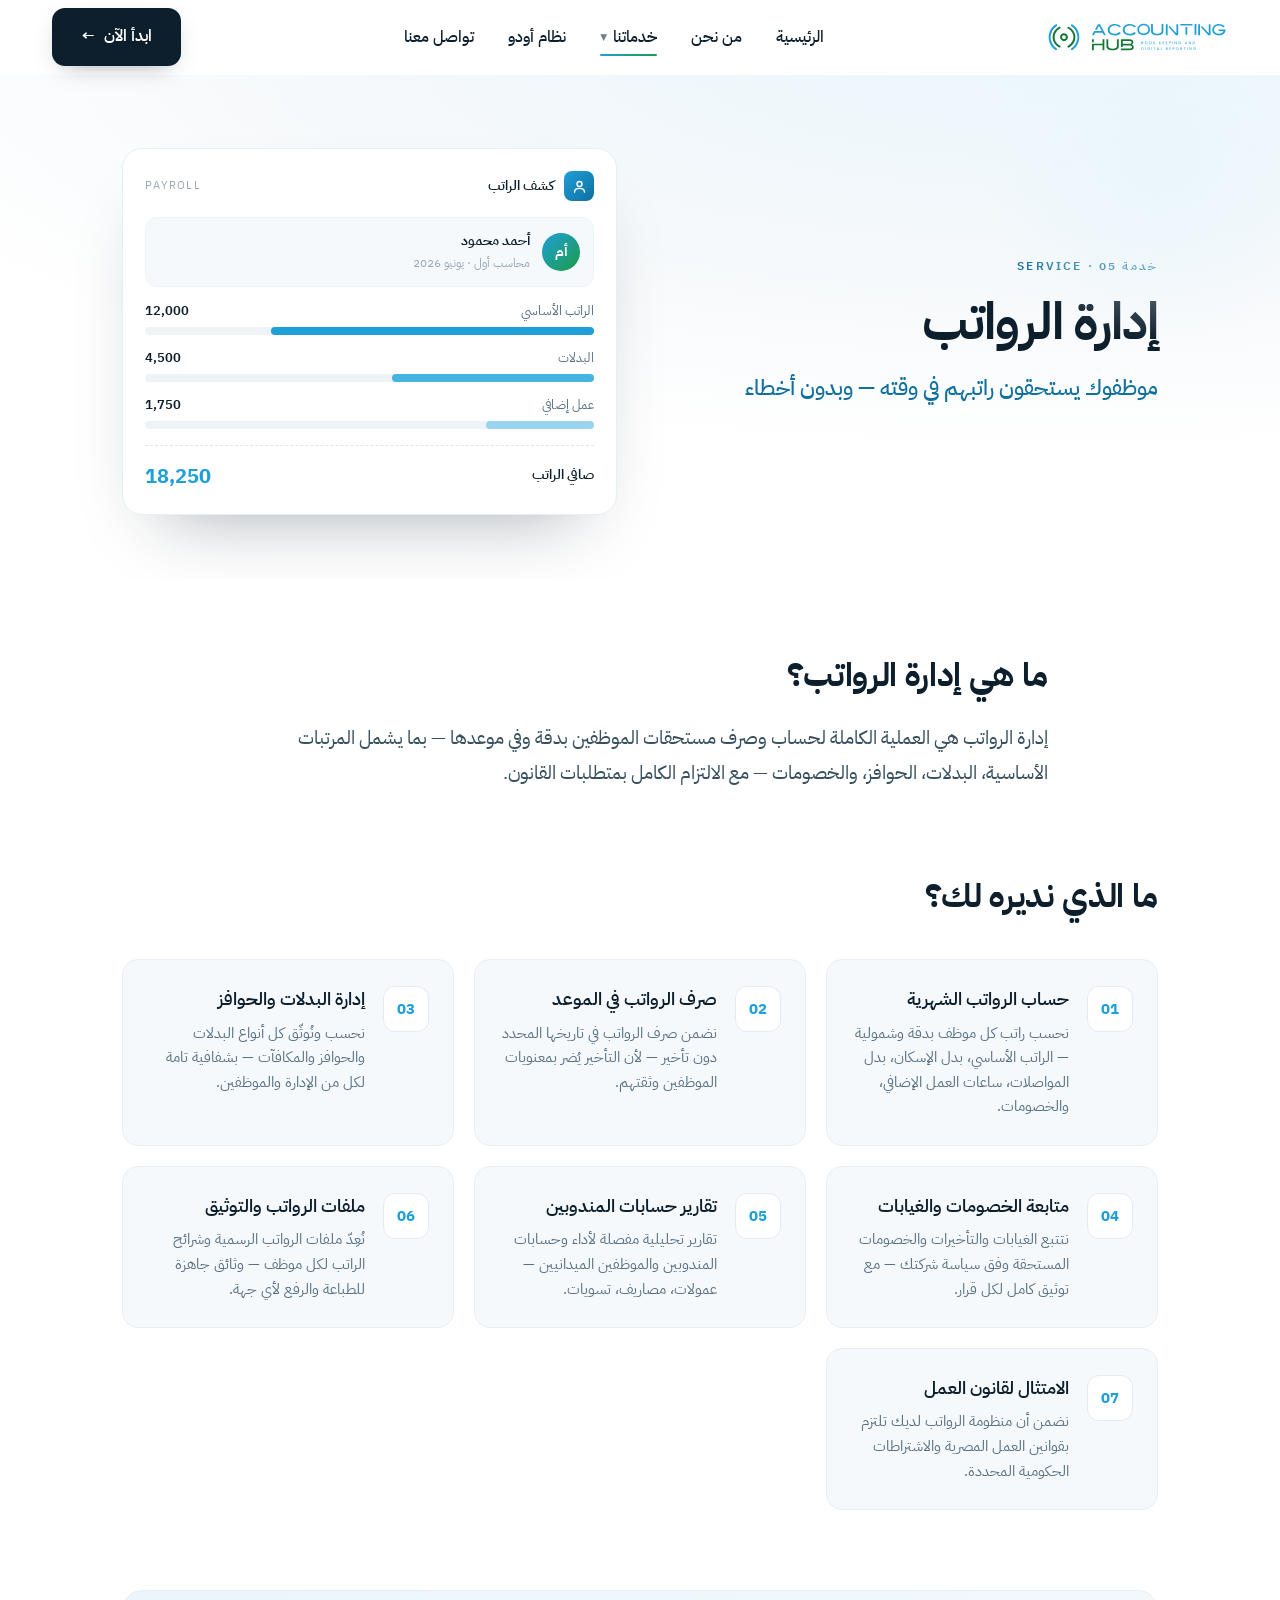
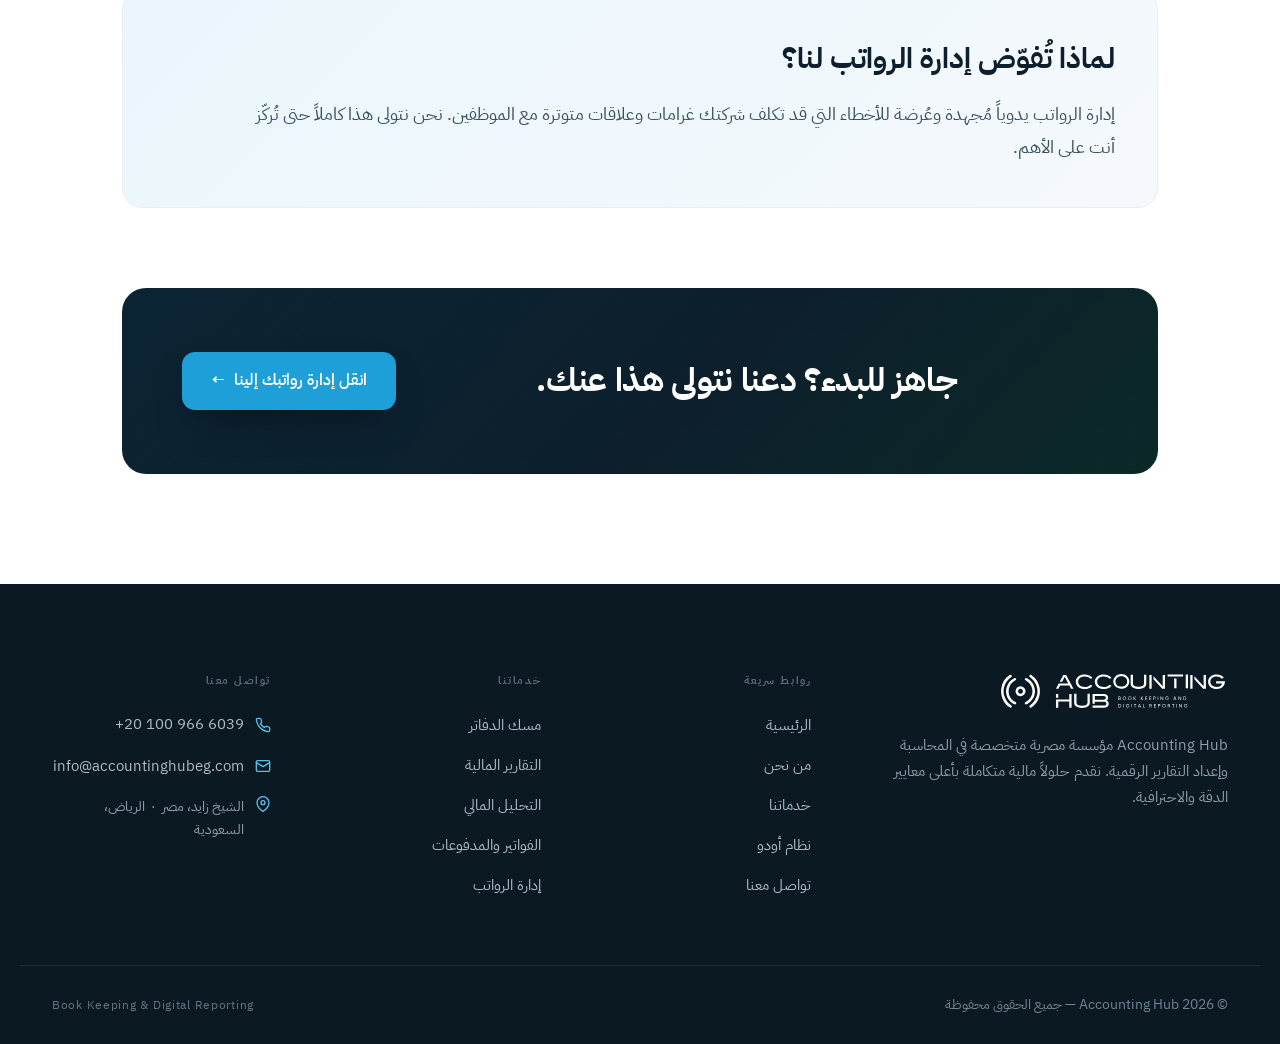
<file: V3- Accounting Hub Website/service-payroll.html>
<!DOCTYPE html>
<html lang="ar" dir="rtl">
<head>
  <meta charset="utf-8">
  <meta name="viewport" content="width=device-width, initial-scale=1">
  <title>إدارة الرواتب — Accounting Hub</title>
  <meta name="description" content="إدارة الرواتب — موظفوك يستحقون راتبهم في وقته — وبدون أخطاء. خدمة إدارة الرواتب من خدمات Accounting Hub المحاسبية.">
  <meta name="theme-color" content="#0d1f2c">
  <link rel="canonical" href="https://accountinghubeg.com/service-payroll.html">
  <!-- Social preview (Open Graph + Twitter) -->
  <meta property="og:type" content="website">
  <meta property="og:site_name" content="Accounting Hub">
  <meta property="og:locale" content="ar_EG">
  <meta property="og:url" content="https://accountinghubeg.com/service-payroll.html">
  <meta property="og:title" content="إدارة الرواتب — Accounting Hub">
  <meta property="og:description" content="إدارة الرواتب — موظفوك يستحقون راتبهم في وقته — وبدون أخطاء. خدمة إدارة الرواتب من خدمات Accounting Hub المحاسبية.">
  <meta property="og:image" content="https://accountinghubeg.com/assets/social-preview.png">
  <meta property="og:image:width" content="1200">
  <meta property="og:image:height" content="630">
  <meta name="twitter:card" content="summary_large_image">
  <meta name="twitter:title" content="إدارة الرواتب — Accounting Hub">
  <meta name="twitter:description" content="إدارة الرواتب — موظفوك يستحقون راتبهم في وقته — وبدون أخطاء. خدمة إدارة الرواتب من خدمات Accounting Hub المحاسبية.">
  <meta name="twitter:image" content="https://accountinghubeg.com/assets/social-preview.png">
  <link rel="icon" type="image/svg+xml" href="assets/favicon.svg">
  <link rel="preconnect" href="https://fonts.googleapis.com">
  <link rel="preconnect" href="https://fonts.gstatic.com" crossorigin>
  <link href="https://fonts.googleapis.com/css2?family=IBM+Plex+Sans+Arabic:wght@300;400;500;600;700&display=swap" rel="stylesheet">
  <link rel="stylesheet" href="css/styles.css">
  <script src="js/main.js" defer></script>
</head>
<body>

  <!-- ============================ HEADER ============================ -->
  <header class="site-header">
    <div class="header-inner">
      <a href="index.html" class="logo"><img src="assets/logo.svg" alt="Accounting Hub"></a>
      <nav class="nav" aria-label="القائمة الرئيسية">
        <a href="index.html">الرئيسية</a>
        <a href="about.html">من نحن</a>
        <div class="dropdown current">
          <button type="button" class="dropdown-toggle" aria-haspopup="true" aria-expanded="false">
            خدماتنا <span class="chev" aria-hidden="true">▼</span>
          </button>
          <div class="dropdown-panel" hidden>
            <a href="service-bookkeeping.html" class="dropdown-item blue"><span class="ico"><svg width="20" height="20" viewBox="0 0 24 24" fill="none" stroke="#1f9fd8" stroke-width="1.8" stroke-linecap="round" stroke-linejoin="round"><path d="M6.5 3H19v16H6.5A1.5 1.5 0 0 0 5 20.5V4.5A1.5 1.5 0 0 1 6.5 3z"/><path d="M5 19.5A1.5 1.5 0 0 0 6.5 21H19"/><path d="M9 7.5h6M9 11h6"/></svg></span><span>مسك الدفاتر</span></a>
            <a href="service-reports.html" class="dropdown-item green"><span class="ico"><svg width="20" height="20" viewBox="0 0 24 24" fill="none" stroke="#1c9c46" stroke-width="1.8" stroke-linecap="round" stroke-linejoin="round"><path d="M3.5 21h17"/><rect x="5" y="11" width="3.4" height="7" rx="1"/><rect x="10.3" y="7" width="3.4" height="11" rx="1"/><rect x="15.6" y="4" width="3.4" height="14" rx="1"/></svg></span><span>التقارير المالية</span></a>
            <a href="service-analysis.html" class="dropdown-item blue"><span class="ico"><svg width="20" height="20" viewBox="0 0 24 24" fill="none" stroke="#1f9fd8" stroke-width="1.8" stroke-linecap="round" stroke-linejoin="round"><path d="M4 4v16h16"/><path d="M7 14.5l4-4 3 2 5-6"/><circle cx="7" cy="14.5" r="1.2" fill="#1f9fd8" stroke="none"/><circle cx="19" cy="6.5" r="1.2" fill="#1f9fd8" stroke="none"/></svg></span><span>التحليل المالي</span></a>
            <a href="service-invoicing.html" class="dropdown-item green"><span class="ico"><svg width="20" height="20" viewBox="0 0 24 24" fill="none" stroke="#1c9c46" stroke-width="1.8" stroke-linecap="round" stroke-linejoin="round"><path d="M6 2.5h12v19l-3-2-3 2-3-2-3 2z"/><path d="M9.5 8h5M9.5 12h5"/></svg></span><span>الفواتير والمدفوعات</span></a>
            <a href="service-payroll.html" class="dropdown-item blue"><span class="ico"><svg width="20" height="20" viewBox="0 0 24 24" fill="none" stroke="#1f9fd8" stroke-width="1.8" stroke-linecap="round" stroke-linejoin="round"><circle cx="9" cy="8" r="3.1"/><path d="M3.5 19.5c0-3.1 2.5-4.9 5.5-4.9s5.5 1.8 5.5 4.9"/><path d="M16 5.3a3 3 0 0 1 0 5.4"/><path d="M18.6 19.5c0-2.3-1.1-3.9-3-4.5"/></svg></span><span>إدارة الرواتب</span></a>
          </div>
        </div>
        <a href="odoo.html">نظام أودو</a>
        <a href="contact.html">تواصل معنا</a>
      </nav>
      <a href="contact.html" class="btn dark header-actions">ابدأ الآن <span class="arrow">←</span></a>
      <button type="button" class="menu-toggle" aria-label="القائمة" aria-expanded="false"><span></span><span></span><span></span></button>
    </div>
    <div class="mobile-menu" hidden>
      <a href="index.html">الرئيسية</a>
      <a href="about.html">من نحن</a>
      <button type="button" class="m-services-toggle" aria-expanded="false">خدماتنا <span class="chev" aria-hidden="true">▼</span></button>
      <div class="m-services" hidden>
        <a href="service-bookkeeping.html"><span class="ico"><svg width="19" height="19" viewBox="0 0 24 24" fill="none" stroke="#1f9fd8" stroke-width="1.8" stroke-linecap="round" stroke-linejoin="round"><path d="M6.5 3H19v16H6.5A1.5 1.5 0 0 0 5 20.5V4.5A1.5 1.5 0 0 1 6.5 3z"/><path d="M5 19.5A1.5 1.5 0 0 0 6.5 21H19"/><path d="M9 7.5h6M9 11h6"/></svg></span><span>مسك الدفاتر</span></a>
        <a href="service-reports.html" class="green"><span class="ico"><svg width="19" height="19" viewBox="0 0 24 24" fill="none" stroke="#1c9c46" stroke-width="1.8" stroke-linecap="round" stroke-linejoin="round"><path d="M3.5 21h17"/><rect x="5" y="11" width="3.4" height="7" rx="1"/><rect x="10.3" y="7" width="3.4" height="11" rx="1"/><rect x="15.6" y="4" width="3.4" height="14" rx="1"/></svg></span><span>التقارير المالية</span></a>
        <a href="service-analysis.html"><span class="ico"><svg width="19" height="19" viewBox="0 0 24 24" fill="none" stroke="#1f9fd8" stroke-width="1.8" stroke-linecap="round" stroke-linejoin="round"><path d="M4 4v16h16"/><path d="M7 14.5l4-4 3 2 5-6"/><circle cx="7" cy="14.5" r="1.2" fill="#1f9fd8" stroke="none"/><circle cx="19" cy="6.5" r="1.2" fill="#1f9fd8" stroke="none"/></svg></span><span>التحليل المالي</span></a>
        <a href="service-invoicing.html" class="green"><span class="ico"><svg width="19" height="19" viewBox="0 0 24 24" fill="none" stroke="#1c9c46" stroke-width="1.8" stroke-linecap="round" stroke-linejoin="round"><path d="M6 2.5h12v19l-3-2-3 2-3-2-3 2z"/><path d="M9.5 8h5M9.5 12h5"/></svg></span><span>الفواتير والمدفوعات</span></a>
        <a href="service-payroll.html"><span class="ico"><svg width="19" height="19" viewBox="0 0 24 24" fill="none" stroke="#1f9fd8" stroke-width="1.8" stroke-linecap="round" stroke-linejoin="round"><circle cx="9" cy="8" r="3.1"/><path d="M3.5 19.5c0-3.1 2.5-4.9 5.5-4.9s5.5 1.8 5.5 4.9"/><path d="M16 5.3a3 3 0 0 1 0 5.4"/><path d="M18.6 19.5c0-2.3-1.1-3.9-3-4.5"/></svg></span><span>إدارة الرواتب</span></a>
      </div>
      <a href="odoo.html">نظام أودو</a>
      <a href="contact.html">تواصل معنا</a>
      <a href="contact.html" class="btn dark">ابدأ الآن <span class="arrow">←</span></a>
    </div>
  </header>

  <main>

    <!-- HERO -->
    <section class="hero" style="background:radial-gradient(115% 95% at 82% -8%, #eaf6fc 0%, #f6f9fb 52%, #fff 88%);padding-block:clamp(56px,7vw,74px) clamp(48px,6vw,64px);">
      <div data-parallax="0.07" class="blob" style="top:-120px;inset-inline-start:-90px;width:420px;height:420px;background:radial-gradient(circle,#eaf6fc,transparent 60%);"></div>
      <div class="container md" style="display:grid;grid-template-columns:repeat(auto-fit,minmax(min(100%,320px),1fr));gap:clamp(36px,4vw,46px);align-items:center;">
        <div>
          <div data-reveal class="eyebrow blue" style="color:#0f6f9f;">خدمة 05 · Service</div>
          <h1 data-reveal data-delay="60" style="font-size:clamp(30px,4vw,56px);line-height:1.1;">إدارة الرواتب</h1>
          <p data-reveal data-delay="110" style="font-size:clamp(17px,1.7vw,23px);line-height:1.6;font-weight:500;color:#0f6f9f;">موظفوك يستحقون راتبهم في وقته — وبدون أخطاء</p>
        </div>
        <div data-reveal data-delay="140" style="position:relative;"><div class="mock"><div style="display:flex;justify-content:space-between;align-items:center;margin-bottom:16px;"><div style="display:flex;align-items:center;gap:10px;"><span style="width:30px;height:30px;border-radius:8px;background:linear-gradient(135deg,#1f9fd8,#0f6f9f);display:flex;align-items:center;justify-content:center;"><svg width="15" height="15" viewBox="0 0 24 24" fill="none" stroke="#fff" stroke-width="2.2" stroke-linecap="round" stroke-linejoin="round"><circle cx="12" cy="8" r="4"/><path d="M4 21c0-4 4-6 8-6s8 2 8 6"/></svg></span><span style="font-size:14px;font-weight:600;">كشف الراتب</span></div><span style="font-size:10.5px;color:#9aa9b6;letter-spacing:.12em;">PAYROLL</span></div><div style="display:flex;align-items:center;gap:12px;background:#f5f9fc;border:1px solid #eef3f7;border-radius:12px;padding:12px 13px;margin-bottom:14px;"><span style="width:38px;height:38px;border-radius:50%;background:linear-gradient(135deg,#1f9fd8,#1c9c46);display:flex;align-items:center;justify-content:center;color:#fff;font-weight:700;font-size:14px;flex-shrink:0;">أم</span><div style="flex:1;"><div style="font-size:14px;font-weight:600;">أحمد محمود</div><div style="font-size:12px;color:#9aa9b6;margin-top:2px;">محاسب أول · يونيو 2026</div></div></div><div style="display:flex;flex-direction:column;gap:13px;"><div><div style="display:flex;justify-content:space-between;margin-bottom:6px;"><span style="font-size:12.5px;color:#5a7184;">الراتب الأساسي</span><span style="font-size:12.5px;font-weight:600;">12,000</span></div><div style="height:8px;border-radius:5px;background:#eef3f7;"><div style="height:8px;width:72%;border-radius:5px;background:#1f9fd8;"></div></div></div><div><div style="display:flex;justify-content:space-between;margin-bottom:6px;"><span style="font-size:12.5px;color:#5a7184;">البدلات</span><span style="font-size:12.5px;font-weight:600;">4,500</span></div><div style="height:8px;border-radius:5px;background:#eef3f7;"><div style="height:8px;width:45%;border-radius:5px;background:#46b3e0;"></div></div></div><div><div style="display:flex;justify-content:space-between;margin-bottom:6px;"><span style="font-size:12.5px;color:#5a7184;">عمل إضافي</span><span style="font-size:12.5px;font-weight:600;">1,750</span></div><div style="height:8px;border-radius:5px;background:#eef3f7;"><div style="height:8px;width:24%;border-radius:5px;background:#9bd4ee;"></div></div></div></div><div style="margin-top:16px;padding-top:14px;border-top:1px dashed #dde7ee;display:flex;justify-content:space-between;align-items:center;"><span style="font-size:14px;font-weight:600;">صافي الراتب</span><span style="font-size:20px;font-weight:700;color:#1f9fd8;">18,250</span></div></div></div>
      </div>
    </section>

    <!-- WHAT IS IT -->
    <section class="section tight" style="padding-block:clamp(48px,7vw,70px) 20px;">
      <div class="container xs prose-block">
        <h2 data-reveal>ما هي إدارة الرواتب؟</h2>
        <p data-reveal data-delay="70">إدارة الرواتب هي العملية الكاملة لحساب وصرف مستحقات الموظفين بدقة وفي موعدها — بما يشمل المرتبات الأساسية، البدلات، الحوافز، والخصومات — مع الالتزام الكامل بمتطلبات القانون.</p>
      </div>
    </section>

    <!-- WHAT WE OFFER -->
    <section class="section tight" style="padding-block:clamp(40px,5vw,60px) 30px;">
      <div class="container md">
        <h2 data-reveal style="margin-bottom:36px;font-size:clamp(23px,2.6vw,34px);font-weight:700;letter-spacing:-.01em;">ما الذي نديره لك؟</h2>
        <div class="grid" style="grid-template-columns:repeat(auto-fit,minmax(min(100%,300px),1fr));">
          <div data-reveal data-delay="0" class="offer-card blue card tint lift" style="border-radius:16px;padding:26px 24px;">
            <div class="no">01</div>
            <div><h3>حساب الرواتب الشهرية</h3><p>نحسب راتب كل موظف بدقة وشمولية — الراتب الأساسي، بدل الإسكان، بدل المواصلات، ساعات العمل الإضافي، والخصومات.</p></div>
          </div>
          <div data-reveal data-delay="60" class="offer-card blue card tint lift" style="border-radius:16px;padding:26px 24px;">
            <div class="no">02</div>
            <div><h3>صرف الرواتب في الموعد</h3><p>نضمن صرف الرواتب في تاريخها المحدد دون تأخير — لأن التأخير يُضر بمعنويات الموظفين وثقتهم.</p></div>
          </div>
          <div data-reveal data-delay="120" class="offer-card blue card tint lift" style="border-radius:16px;padding:26px 24px;">
            <div class="no">03</div>
            <div><h3>إدارة البدلات والحوافز</h3><p>نحسب ونُوثّق كل أنواع البدلات والحوافز والمكافآت — بشفافية تامة لكل من الإدارة والموظفين.</p></div>
          </div>
          <div data-reveal data-delay="180" class="offer-card blue card tint lift" style="border-radius:16px;padding:26px 24px;">
            <div class="no">04</div>
            <div><h3>متابعة الخصومات والغيابات</h3><p>نتتبع الغيابات والتأخيرات والخصومات المستحقة وفق سياسة شركتك — مع توثيق كامل لكل قرار.</p></div>
          </div>
          <div data-reveal data-delay="240" class="offer-card blue card tint lift" style="border-radius:16px;padding:26px 24px;">
            <div class="no">05</div>
            <div><h3>تقارير حسابات المندوبين</h3><p>تقارير تحليلية مفصلة لأداء وحسابات المندوبين والموظفين الميدانيين — عمولات، مصاريف، تسويات.</p></div>
          </div>
          <div data-reveal data-delay="300" class="offer-card blue card tint lift" style="border-radius:16px;padding:26px 24px;">
            <div class="no">06</div>
            <div><h3>ملفات الرواتب والتوثيق</h3><p>نُعِدّ ملفات الرواتب الرسمية وشرائح الراتب لكل موظف — وثائق جاهزة للطباعة والرفع لأي جهة.</p></div>
          </div>
          <div data-reveal data-delay="360" class="offer-card blue card tint lift" style="border-radius:16px;padding:26px 24px;">
            <div class="no">07</div>
            <div><h3>الامتثال لقانون العمل</h3><p>نضمن أن منظومة الرواتب لديك تلتزم بقوانين العمل المصرية والاشتراطات الحكومية المحددة.</p></div>
          </div>
        </div>
      </div>
    </section>

    <!-- WHY -->
    <section class="section tight" style="padding-block:clamp(36px,5vw,50px) 20px;">
      <div class="container md">
        <div data-reveal class="tinted-panel blue">
          <h2>لماذا تُفوّض إدارة الرواتب لنا؟</h2>
          <p>إدارة الرواتب يدوياً مُجهدة وعُرضة للأخطاء التي قد تكلف شركتك غرامات وعلاقات متوترة مع الموظفين. نحن نتولى هذا كاملاً حتى تُركّز أنت على الأهم.</p>
        </div>
      </div>
    </section>

    <!-- CTA -->
    <section class="section tight" style="padding-block:clamp(48px,6vw,60px) clamp(64px,9vw,110px);">
      <div class="container md">
        <div data-reveal class="panel-dark" style="border-radius:24px;display:flex;align-items:center;justify-content:space-between;gap:28px;flex-wrap:wrap;">
          <div class="dark-panel-dots"></div>
          <h2 style="position:relative;max-width:560px;line-height:1.3;font-size:clamp(23px,2.6vw,36px);">جاهز للبدء؟ دعنا نتولى هذا عنك.</h2>
          <a href="contact.html" class="btn" style="position:relative;background:#1f9fd8;color:#fff;box-shadow:0 18px 38px -16px rgba(0,0,0,.5);">انقل إدارة رواتبك إلينا <span class="arrow">←</span></a>
        </div>
      </div>
    </section>

  </main>

  <!-- ============================ FOOTER ============================ -->
  <footer class="site-footer">
    <div class="dots"></div>
    <div class="footer-top">
      <div class="footer-about">
        <img src="assets/logo-white.svg" alt="Accounting Hub">
        <p>Accounting Hub مؤسسة مصرية متخصصة في المحاسبة وإعداد التقارير الرقمية. نقدم حلولاً مالية متكاملة بأعلى معايير الدقة والاحترافية.</p>
      </div>
      <div class="footer-cols">
        <div>
          <div class="col-title">روابط سريعة</div>
          <div class="footer-links">
            <a href="index.html">الرئيسية</a>
            <a href="about.html">من نحن</a>
            <a href="index.html#services">خدماتنا</a>
            <a href="odoo.html">نظام أودو</a>
            <a href="contact.html">تواصل معنا</a>
          </div>
        </div>
        <div>
          <div class="col-title">خدماتنا</div>
          <div class="footer-links">
            <a href="service-bookkeeping.html">مسك الدفاتر</a>
            <a href="service-reports.html">التقارير المالية</a>
            <a href="service-analysis.html">التحليل المالي</a>
            <a href="service-invoicing.html">الفواتير والمدفوعات</a>
            <a href="service-payroll.html">إدارة الرواتب</a>
          </div>
        </div>
        <div>
          <div class="col-title">تواصل معنا</div>
          <div class="footer-contact">
            <a href="tel:+201009666039"><svg width="16" height="16" viewBox="0 0 24 24" fill="none" stroke="#5cc0ea" stroke-width="2" stroke-linecap="round" stroke-linejoin="round"><path d="M22 16.92v3a2 2 0 0 1-2.18 2 19.79 19.79 0 0 1-8.63-3.07 19.5 19.5 0 0 1-6-6 19.79 19.79 0 0 1-3.07-8.67A2 2 0 0 1 4.11 2h3a2 2 0 0 1 2 1.72c.13.96.36 1.9.7 2.81a2 2 0 0 1-.45 2.11L8.09 9.91a16 16 0 0 0 6 6l1.27-1.27a2 2 0 0 1 2.11-.45c.91.34 1.85.57 2.81.7A2 2 0 0 1 22 16.92z"/></svg><span class="ltr">+20 100 966 6039</span></a>
            <a href="mailto:info@accountinghubeg.com"><svg width="16" height="16" viewBox="0 0 24 24" fill="none" stroke="#5cc0ea" stroke-width="2" stroke-linecap="round" stroke-linejoin="round"><rect x="2" y="4" width="20" height="16" rx="2"/><path d="M22 7l-10 6L2 7"/></svg><span class="ltr">info@accountinghubeg.com</span></a>
            <div class="addr"><svg width="16" height="16" viewBox="0 0 24 24" fill="none" stroke="#5cc0ea" stroke-width="2" stroke-linecap="round" stroke-linejoin="round"><path d="M21 10c0 7-9 13-9 13s-9-6-9-13a9 9 0 0 1 18 0z"/><circle cx="12" cy="10" r="3"/></svg><span>الشيخ زايد، مصر &nbsp;·&nbsp; الرياض، السعودية</span></div>
          </div>
        </div>
      </div>
    </div>
    <div class="footer-bottom">
      <div class="copy">© <span id="year">2026</span> Accounting Hub — جميع الحقوق محفوظة</div>
      <div class="tag">Book Keeping &amp; Digital Reporting</div>
    </div>
  </footer>

</body>
</html>
</file>
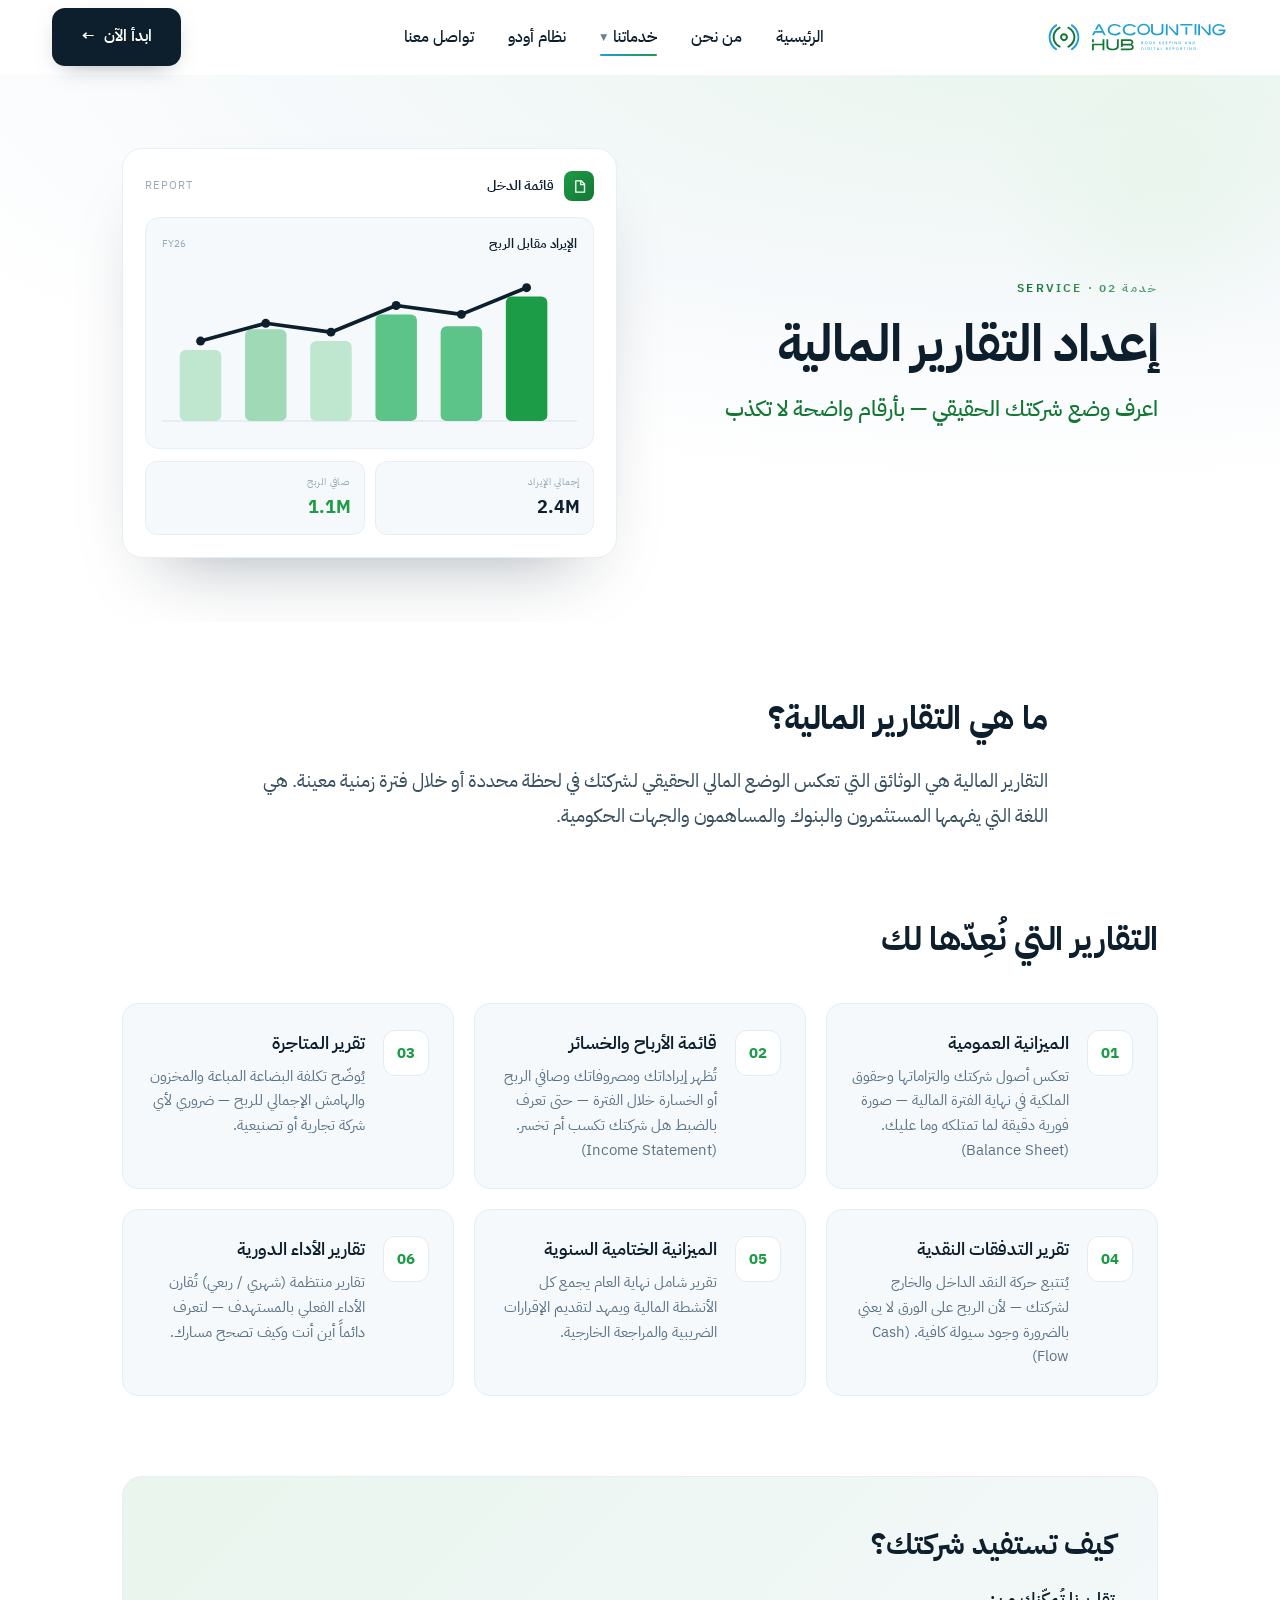
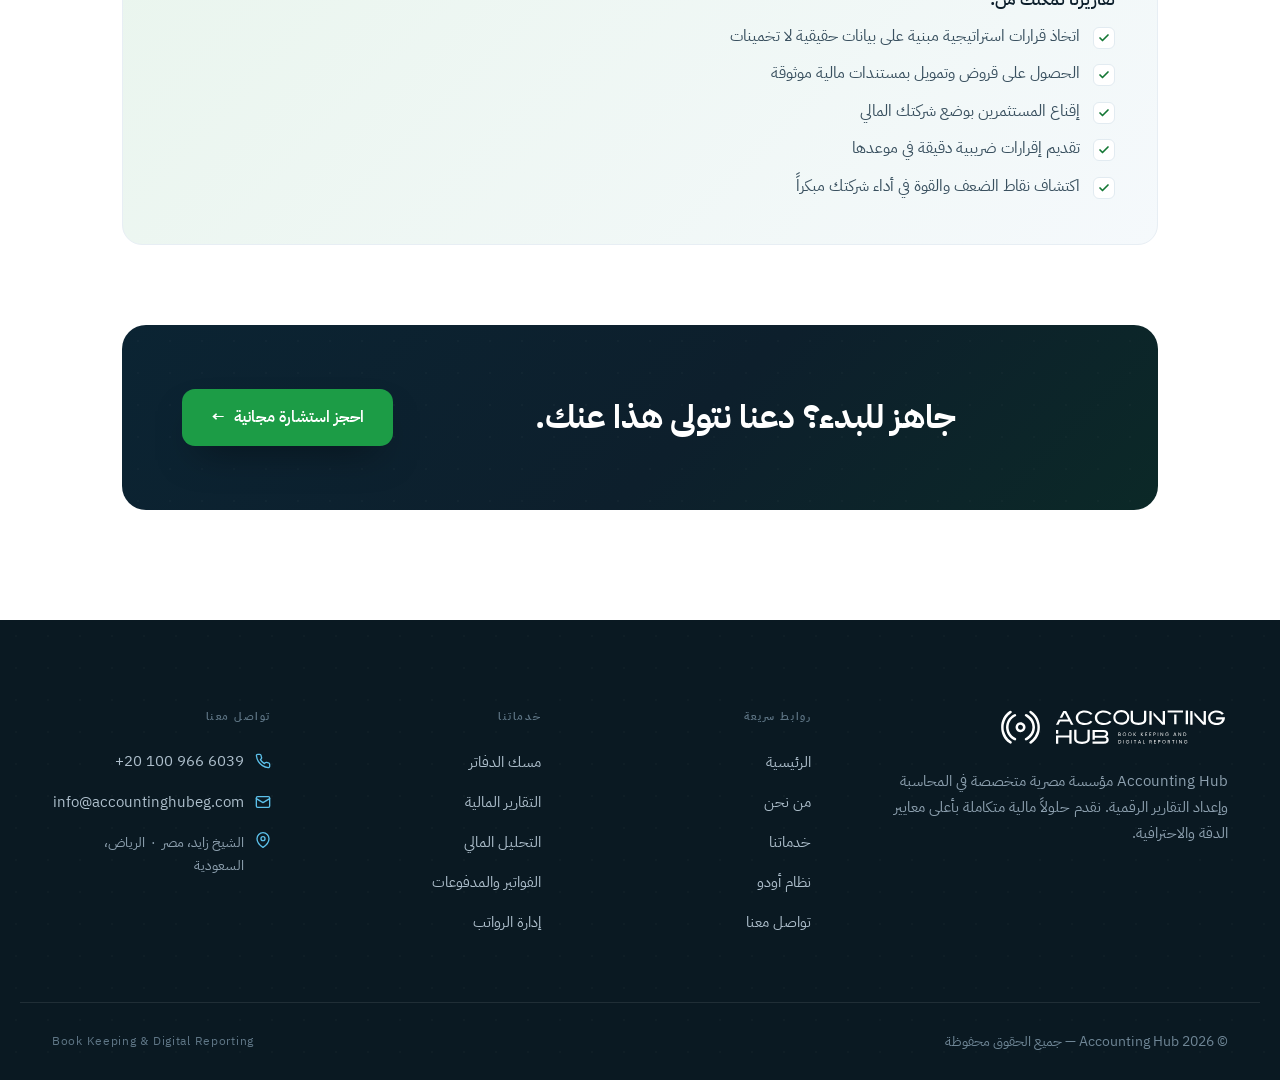
<file: V3- Accounting Hub Website/service-reports.html>
<!DOCTYPE html>
<html lang="ar" dir="rtl">
<head>
  <meta charset="utf-8">
  <meta name="viewport" content="width=device-width, initial-scale=1">
  <title>إعداد التقارير المالية — Accounting Hub</title>
  <meta name="description" content="إعداد التقارير المالية — اعرف وضع شركتك الحقيقي — بأرقام واضحة لا تكذب. خدمة التقارير المالية من خدمات Accounting Hub المحاسبية.">
  <meta name="theme-color" content="#0d1f2c">
  <link rel="canonical" href="https://accountinghubeg.com/service-reports.html">
  <!-- Social preview (Open Graph + Twitter) -->
  <meta property="og:type" content="website">
  <meta property="og:site_name" content="Accounting Hub">
  <meta property="og:locale" content="ar_EG">
  <meta property="og:url" content="https://accountinghubeg.com/service-reports.html">
  <meta property="og:title" content="إعداد التقارير المالية — Accounting Hub">
  <meta property="og:description" content="إعداد التقارير المالية — اعرف وضع شركتك الحقيقي — بأرقام واضحة لا تكذب. خدمة التقارير المالية من خدمات Accounting Hub المحاسبية.">
  <meta property="og:image" content="https://accountinghubeg.com/assets/social-preview.png">
  <meta property="og:image:width" content="1200">
  <meta property="og:image:height" content="630">
  <meta name="twitter:card" content="summary_large_image">
  <meta name="twitter:title" content="إعداد التقارير المالية — Accounting Hub">
  <meta name="twitter:description" content="إعداد التقارير المالية — اعرف وضع شركتك الحقيقي — بأرقام واضحة لا تكذب. خدمة التقارير المالية من خدمات Accounting Hub المحاسبية.">
  <meta name="twitter:image" content="https://accountinghubeg.com/assets/social-preview.png">
  <link rel="icon" type="image/svg+xml" href="assets/favicon.svg">
  <link rel="preconnect" href="https://fonts.googleapis.com">
  <link rel="preconnect" href="https://fonts.gstatic.com" crossorigin>
  <link href="https://fonts.googleapis.com/css2?family=IBM+Plex+Sans+Arabic:wght@300;400;500;600;700&display=swap" rel="stylesheet">
  <link rel="stylesheet" href="css/styles.css">
  <script src="js/main.js" defer></script>
</head>
<body>

  <!-- ============================ HEADER ============================ -->
  <header class="site-header">
    <div class="header-inner">
      <a href="index.html" class="logo"><img src="assets/logo.svg" alt="Accounting Hub"></a>
      <nav class="nav" aria-label="القائمة الرئيسية">
        <a href="index.html">الرئيسية</a>
        <a href="about.html">من نحن</a>
        <div class="dropdown current">
          <button type="button" class="dropdown-toggle" aria-haspopup="true" aria-expanded="false">
            خدماتنا <span class="chev" aria-hidden="true">▼</span>
          </button>
          <div class="dropdown-panel" hidden>
            <a href="service-bookkeeping.html" class="dropdown-item blue"><span class="ico"><svg width="20" height="20" viewBox="0 0 24 24" fill="none" stroke="#1f9fd8" stroke-width="1.8" stroke-linecap="round" stroke-linejoin="round"><path d="M6.5 3H19v16H6.5A1.5 1.5 0 0 0 5 20.5V4.5A1.5 1.5 0 0 1 6.5 3z"/><path d="M5 19.5A1.5 1.5 0 0 0 6.5 21H19"/><path d="M9 7.5h6M9 11h6"/></svg></span><span>مسك الدفاتر</span></a>
            <a href="service-reports.html" class="dropdown-item green"><span class="ico"><svg width="20" height="20" viewBox="0 0 24 24" fill="none" stroke="#1c9c46" stroke-width="1.8" stroke-linecap="round" stroke-linejoin="round"><path d="M3.5 21h17"/><rect x="5" y="11" width="3.4" height="7" rx="1"/><rect x="10.3" y="7" width="3.4" height="11" rx="1"/><rect x="15.6" y="4" width="3.4" height="14" rx="1"/></svg></span><span>التقارير المالية</span></a>
            <a href="service-analysis.html" class="dropdown-item blue"><span class="ico"><svg width="20" height="20" viewBox="0 0 24 24" fill="none" stroke="#1f9fd8" stroke-width="1.8" stroke-linecap="round" stroke-linejoin="round"><path d="M4 4v16h16"/><path d="M7 14.5l4-4 3 2 5-6"/><circle cx="7" cy="14.5" r="1.2" fill="#1f9fd8" stroke="none"/><circle cx="19" cy="6.5" r="1.2" fill="#1f9fd8" stroke="none"/></svg></span><span>التحليل المالي</span></a>
            <a href="service-invoicing.html" class="dropdown-item green"><span class="ico"><svg width="20" height="20" viewBox="0 0 24 24" fill="none" stroke="#1c9c46" stroke-width="1.8" stroke-linecap="round" stroke-linejoin="round"><path d="M6 2.5h12v19l-3-2-3 2-3-2-3 2z"/><path d="M9.5 8h5M9.5 12h5"/></svg></span><span>الفواتير والمدفوعات</span></a>
            <a href="service-payroll.html" class="dropdown-item blue"><span class="ico"><svg width="20" height="20" viewBox="0 0 24 24" fill="none" stroke="#1f9fd8" stroke-width="1.8" stroke-linecap="round" stroke-linejoin="round"><circle cx="9" cy="8" r="3.1"/><path d="M3.5 19.5c0-3.1 2.5-4.9 5.5-4.9s5.5 1.8 5.5 4.9"/><path d="M16 5.3a3 3 0 0 1 0 5.4"/><path d="M18.6 19.5c0-2.3-1.1-3.9-3-4.5"/></svg></span><span>إدارة الرواتب</span></a>
          </div>
        </div>
        <a href="odoo.html">نظام أودو</a>
        <a href="contact.html">تواصل معنا</a>
      </nav>
      <a href="contact.html" class="btn dark header-actions">ابدأ الآن <span class="arrow">←</span></a>
      <button type="button" class="menu-toggle" aria-label="القائمة" aria-expanded="false"><span></span><span></span><span></span></button>
    </div>
    <div class="mobile-menu" hidden>
      <a href="index.html">الرئيسية</a>
      <a href="about.html">من نحن</a>
      <button type="button" class="m-services-toggle" aria-expanded="false">خدماتنا <span class="chev" aria-hidden="true">▼</span></button>
      <div class="m-services" hidden>
        <a href="service-bookkeeping.html"><span class="ico"><svg width="19" height="19" viewBox="0 0 24 24" fill="none" stroke="#1f9fd8" stroke-width="1.8" stroke-linecap="round" stroke-linejoin="round"><path d="M6.5 3H19v16H6.5A1.5 1.5 0 0 0 5 20.5V4.5A1.5 1.5 0 0 1 6.5 3z"/><path d="M5 19.5A1.5 1.5 0 0 0 6.5 21H19"/><path d="M9 7.5h6M9 11h6"/></svg></span><span>مسك الدفاتر</span></a>
        <a href="service-reports.html" class="green"><span class="ico"><svg width="19" height="19" viewBox="0 0 24 24" fill="none" stroke="#1c9c46" stroke-width="1.8" stroke-linecap="round" stroke-linejoin="round"><path d="M3.5 21h17"/><rect x="5" y="11" width="3.4" height="7" rx="1"/><rect x="10.3" y="7" width="3.4" height="11" rx="1"/><rect x="15.6" y="4" width="3.4" height="14" rx="1"/></svg></span><span>التقارير المالية</span></a>
        <a href="service-analysis.html"><span class="ico"><svg width="19" height="19" viewBox="0 0 24 24" fill="none" stroke="#1f9fd8" stroke-width="1.8" stroke-linecap="round" stroke-linejoin="round"><path d="M4 4v16h16"/><path d="M7 14.5l4-4 3 2 5-6"/><circle cx="7" cy="14.5" r="1.2" fill="#1f9fd8" stroke="none"/><circle cx="19" cy="6.5" r="1.2" fill="#1f9fd8" stroke="none"/></svg></span><span>التحليل المالي</span></a>
        <a href="service-invoicing.html" class="green"><span class="ico"><svg width="19" height="19" viewBox="0 0 24 24" fill="none" stroke="#1c9c46" stroke-width="1.8" stroke-linecap="round" stroke-linejoin="round"><path d="M6 2.5h12v19l-3-2-3 2-3-2-3 2z"/><path d="M9.5 8h5M9.5 12h5"/></svg></span><span>الفواتير والمدفوعات</span></a>
        <a href="service-payroll.html"><span class="ico"><svg width="19" height="19" viewBox="0 0 24 24" fill="none" stroke="#1f9fd8" stroke-width="1.8" stroke-linecap="round" stroke-linejoin="round"><circle cx="9" cy="8" r="3.1"/><path d="M3.5 19.5c0-3.1 2.5-4.9 5.5-4.9s5.5 1.8 5.5 4.9"/><path d="M16 5.3a3 3 0 0 1 0 5.4"/><path d="M18.6 19.5c0-2.3-1.1-3.9-3-4.5"/></svg></span><span>إدارة الرواتب</span></a>
      </div>
      <a href="odoo.html">نظام أودو</a>
      <a href="contact.html">تواصل معنا</a>
      <a href="contact.html" class="btn dark">ابدأ الآن <span class="arrow">←</span></a>
    </div>
  </header>

  <main>

    <!-- HERO -->
    <section class="hero" style="background:radial-gradient(115% 95% at 82% -8%, #e9f5ed 0%, #f6f9fb 52%, #fff 88%);padding-block:clamp(56px,7vw,74px) clamp(48px,6vw,64px);">
      <div data-parallax="0.07" class="blob" style="top:-120px;inset-inline-start:-90px;width:420px;height:420px;background:radial-gradient(circle,#e9f5ed,transparent 60%);"></div>
      <div class="container md" style="display:grid;grid-template-columns:repeat(auto-fit,minmax(min(100%,320px),1fr));gap:clamp(36px,4vw,46px);align-items:center;">
        <div>
          <div data-reveal class="eyebrow green" style="color:#137734;">خدمة 02 · Service</div>
          <h1 data-reveal data-delay="60" style="font-size:clamp(30px,4vw,56px);line-height:1.1;">إعداد التقارير المالية</h1>
          <p data-reveal data-delay="110" style="font-size:clamp(17px,1.7vw,23px);line-height:1.6;font-weight:500;color:#137734;">اعرف وضع شركتك الحقيقي — بأرقام واضحة لا تكذب</p>
        </div>
        <div data-reveal data-delay="140" style="position:relative;"><div class="mock"><div style="display:flex;justify-content:space-between;align-items:center;margin-bottom:16px;"><div style="display:flex;align-items:center;gap:10px;"><span style="width:30px;height:30px;border-radius:8px;background:linear-gradient(135deg,#1c9c46,#137734);display:flex;align-items:center;justify-content:center;"><svg width="15" height="15" viewBox="0 0 24 24" fill="none" stroke="#fff" stroke-width="2.2" stroke-linecap="round" stroke-linejoin="round"><path d="M6 3h9l5 5v13H6z"/><path d="M14 3v6h6"/></svg></span><span style="font-size:14px;font-weight:600;">قائمة الدخل</span></div><span style="font-size:10.5px;color:#9aa9b6;letter-spacing:.12em;">REPORT</span></div><div style="background:#f5f9fc;border:1px solid #e7eef4;border-radius:14px;padding:16px 16px 12px;"><div style="display:flex;justify-content:space-between;align-items:center;margin-bottom:10px;"><span style="font-size:12.5px;font-weight:600;">الإيراد مقابل الربح</span><span style="font-size:10px;color:#9aa9b6;">FY26</span></div><svg viewBox="0 0 280 116" style="width:100%;height:auto;display:block;"><line x1="0" y1="106" x2="280" y2="106" stroke="#e1e9f0" stroke-width="1"></line><rect x="12" y="58" width="28" height="48" rx="4" fill="#bfe6cf"></rect><rect x="56" y="44" width="28" height="62" rx="4" fill="#9fd9b6"></rect><rect x="100" y="52" width="28" height="54" rx="4" fill="#bfe6cf"></rect><rect x="144" y="34" width="28" height="72" rx="4" fill="#5cc489"></rect><rect x="188" y="42" width="28" height="64" rx="4" fill="#5cc489"></rect><rect x="232" y="22" width="28" height="84" rx="4" fill="#1c9c46"></rect><polyline points="26,52 70,40 114,46 158,28 202,34 246,16" fill="none" stroke="#0d1f2c" stroke-width="2.5" stroke-linecap="round" stroke-linejoin="round"></polyline><circle cx="26" cy="52" r="3" fill="#0d1f2c"></circle><circle cx="70" cy="40" r="3" fill="#0d1f2c"></circle><circle cx="114" cy="46" r="3" fill="#0d1f2c"></circle><circle cx="158" cy="28" r="3" fill="#0d1f2c"></circle><circle cx="202" cy="34" r="3" fill="#0d1f2c"></circle><circle cx="246" cy="16" r="3" fill="#0d1f2c"></circle></svg></div><div style="display:grid;grid-template-columns:1fr 1fr;gap:10px;margin-top:12px;"><div style="background:#f5f9fc;border:1px solid #e7eef4;border-radius:12px;padding:12px 13px;"><div style="font-size:10px;color:#9aa9b6;letter-spacing:.06em;">إجمالي الإيراد</div><div style="font-size:18px;font-weight:700;margin-top:3px;">2.4M</div></div><div style="background:#f5f9fc;border:1px solid #e7eef4;border-radius:12px;padding:12px 13px;"><div style="font-size:10px;color:#9aa9b6;letter-spacing:.06em;">صافي الربح</div><div style="font-size:18px;font-weight:700;color:#1c9c46;margin-top:3px;">1.1M</div></div></div></div></div>
      </div>
    </section>

    <!-- WHAT IS IT -->
    <section class="section tight" style="padding-block:clamp(48px,7vw,70px) 20px;">
      <div class="container xs prose-block">
        <h2 data-reveal>ما هي التقارير المالية؟</h2>
        <p data-reveal data-delay="70">التقارير المالية هي الوثائق التي تعكس الوضع المالي الحقيقي لشركتك في لحظة محددة أو خلال فترة زمنية معينة. هي اللغة التي يفهمها المستثمرون والبنوك والمساهمون والجهات الحكومية.</p>
      </div>
    </section>

    <!-- WHAT WE OFFER -->
    <section class="section tight" style="padding-block:clamp(40px,5vw,60px) 30px;">
      <div class="container md">
        <h2 data-reveal style="margin-bottom:36px;font-size:clamp(23px,2.6vw,34px);font-weight:700;letter-spacing:-.01em;">التقارير التي نُعِدّها لك</h2>
        <div class="grid" style="grid-template-columns:repeat(auto-fit,minmax(min(100%,300px),1fr));">
          <div data-reveal data-delay="0" class="offer-card green card tint lift" style="border-radius:16px;padding:26px 24px;">
            <div class="no">01</div>
            <div><h3>الميزانية العمومية</h3><p>تعكس أصول شركتك والتزاماتها وحقوق الملكية في نهاية الفترة المالية — صورة فورية دقيقة لما تمتلكه وما عليك. (Balance Sheet)</p></div>
          </div>
          <div data-reveal data-delay="60" class="offer-card green card tint lift" style="border-radius:16px;padding:26px 24px;">
            <div class="no">02</div>
            <div><h3>قائمة الأرباح والخسائر</h3><p>تُظهر إيراداتك ومصروفاتك وصافي الربح أو الخسارة خلال الفترة — حتى تعرف بالضبط هل شركتك تكسب أم تخسر. (Income Statement)</p></div>
          </div>
          <div data-reveal data-delay="120" class="offer-card green card tint lift" style="border-radius:16px;padding:26px 24px;">
            <div class="no">03</div>
            <div><h3>تقرير المتاجرة</h3><p>يُوضّح تكلفة البضاعة المباعة والمخزون والهامش الإجمالي للربح — ضروري لأي شركة تجارية أو تصنيعية.</p></div>
          </div>
          <div data-reveal data-delay="180" class="offer-card green card tint lift" style="border-radius:16px;padding:26px 24px;">
            <div class="no">04</div>
            <div><h3>تقرير التدفقات النقدية</h3><p>يُتتبع حركة النقد الداخل والخارج لشركتك — لأن الربح على الورق لا يعني بالضرورة وجود سيولة كافية. (Cash Flow)</p></div>
          </div>
          <div data-reveal data-delay="240" class="offer-card green card tint lift" style="border-radius:16px;padding:26px 24px;">
            <div class="no">05</div>
            <div><h3>الميزانية الختامية السنوية</h3><p>تقرير شامل نهاية العام يجمع كل الأنشطة المالية ويمهد لتقديم الإقرارات الضريبية والمراجعة الخارجية.</p></div>
          </div>
          <div data-reveal data-delay="300" class="offer-card green card tint lift" style="border-radius:16px;padding:26px 24px;">
            <div class="no">06</div>
            <div><h3>تقارير الأداء الدورية</h3><p>تقارير منتظمة (شهري / ربعي) تُقارن الأداء الفعلي بالمستهدف — لتعرف دائماً أين أنت وكيف تصحح مسارك.</p></div>
          </div>
        </div>
      </div>
    </section>

    <!-- BENEFIT -->
    <section class="section tight" style="padding-block:clamp(36px,5vw,50px) 20px;">
      <div class="container md">
        <div data-reveal class="tinted-panel green">
          <h2>كيف تستفيد شركتك؟</h2>
          <p style="margin-top:16px;margin-bottom:6px;font-size:17px;font-weight:600;color:#0d1f2c;">تقاريرنا تُمكّنك من:</p>
          <div style="margin-top:8px;display:flex;flex-direction:column;gap:12px;">
              <div style="display:flex;gap:13px;align-items:flex-start;">
                <span style="flex-shrink:0;margin-top:3px;width:22px;height:22px;border-radius:6px;background:#fff;border:1px solid #e2ebf1;display:flex;align-items:center;justify-content:center;"><svg width="12" height="12" viewBox="0 0 24 24" fill="none" stroke="#137734" stroke-width="3.4" stroke-linecap="round" stroke-linejoin="round"><path d="M4 12l5 5L20 6"/></svg></span>
                <span style="font-size:16px;line-height:1.6;color:#39505f;">اتخاذ قرارات استراتيجية مبنية على بيانات حقيقية لا تخمينات</span>
              </div>
              <div style="display:flex;gap:13px;align-items:flex-start;">
                <span style="flex-shrink:0;margin-top:3px;width:22px;height:22px;border-radius:6px;background:#fff;border:1px solid #e2ebf1;display:flex;align-items:center;justify-content:center;"><svg width="12" height="12" viewBox="0 0 24 24" fill="none" stroke="#137734" stroke-width="3.4" stroke-linecap="round" stroke-linejoin="round"><path d="M4 12l5 5L20 6"/></svg></span>
                <span style="font-size:16px;line-height:1.6;color:#39505f;">الحصول على قروض وتمويل بمستندات مالية موثوقة</span>
              </div>
              <div style="display:flex;gap:13px;align-items:flex-start;">
                <span style="flex-shrink:0;margin-top:3px;width:22px;height:22px;border-radius:6px;background:#fff;border:1px solid #e2ebf1;display:flex;align-items:center;justify-content:center;"><svg width="12" height="12" viewBox="0 0 24 24" fill="none" stroke="#137734" stroke-width="3.4" stroke-linecap="round" stroke-linejoin="round"><path d="M4 12l5 5L20 6"/></svg></span>
                <span style="font-size:16px;line-height:1.6;color:#39505f;">إقناع المستثمرين بوضع شركتك المالي</span>
              </div>
              <div style="display:flex;gap:13px;align-items:flex-start;">
                <span style="flex-shrink:0;margin-top:3px;width:22px;height:22px;border-radius:6px;background:#fff;border:1px solid #e2ebf1;display:flex;align-items:center;justify-content:center;"><svg width="12" height="12" viewBox="0 0 24 24" fill="none" stroke="#137734" stroke-width="3.4" stroke-linecap="round" stroke-linejoin="round"><path d="M4 12l5 5L20 6"/></svg></span>
                <span style="font-size:16px;line-height:1.6;color:#39505f;">تقديم إقرارات ضريبية دقيقة في موعدها</span>
              </div>
              <div style="display:flex;gap:13px;align-items:flex-start;">
                <span style="flex-shrink:0;margin-top:3px;width:22px;height:22px;border-radius:6px;background:#fff;border:1px solid #e2ebf1;display:flex;align-items:center;justify-content:center;"><svg width="12" height="12" viewBox="0 0 24 24" fill="none" stroke="#137734" stroke-width="3.4" stroke-linecap="round" stroke-linejoin="round"><path d="M4 12l5 5L20 6"/></svg></span>
                <span style="font-size:16px;line-height:1.6;color:#39505f;">اكتشاف نقاط الضعف والقوة في أداء شركتك مبكراً</span>
              </div>
          </div>
        </div>
      </div>
    </section>

    <!-- CTA -->
    <section class="section tight" style="padding-block:clamp(48px,6vw,60px) clamp(64px,9vw,110px);">
      <div class="container md">
        <div data-reveal class="panel-dark" style="border-radius:24px;display:flex;align-items:center;justify-content:space-between;gap:28px;flex-wrap:wrap;">
          <div class="dark-panel-dots"></div>
          <h2 style="position:relative;max-width:560px;line-height:1.3;font-size:clamp(23px,2.6vw,36px);">جاهز للبدء؟ دعنا نتولى هذا عنك.</h2>
          <a href="contact.html" class="btn" style="position:relative;background:#1c9c46;color:#fff;box-shadow:0 18px 38px -16px rgba(0,0,0,.5);">احجز استشارة مجانية <span class="arrow">←</span></a>
        </div>
      </div>
    </section>

  </main>

  <!-- ============================ FOOTER ============================ -->
  <footer class="site-footer">
    <div class="dots"></div>
    <div class="footer-top">
      <div class="footer-about">
        <img src="assets/logo-white.svg" alt="Accounting Hub">
        <p>Accounting Hub مؤسسة مصرية متخصصة في المحاسبة وإعداد التقارير الرقمية. نقدم حلولاً مالية متكاملة بأعلى معايير الدقة والاحترافية.</p>
      </div>
      <div class="footer-cols">
        <div>
          <div class="col-title">روابط سريعة</div>
          <div class="footer-links">
            <a href="index.html">الرئيسية</a>
            <a href="about.html">من نحن</a>
            <a href="index.html#services">خدماتنا</a>
            <a href="odoo.html">نظام أودو</a>
            <a href="contact.html">تواصل معنا</a>
          </div>
        </div>
        <div>
          <div class="col-title">خدماتنا</div>
          <div class="footer-links">
            <a href="service-bookkeeping.html">مسك الدفاتر</a>
            <a href="service-reports.html">التقارير المالية</a>
            <a href="service-analysis.html">التحليل المالي</a>
            <a href="service-invoicing.html">الفواتير والمدفوعات</a>
            <a href="service-payroll.html">إدارة الرواتب</a>
          </div>
        </div>
        <div>
          <div class="col-title">تواصل معنا</div>
          <div class="footer-contact">
            <a href="tel:+201009666039"><svg width="16" height="16" viewBox="0 0 24 24" fill="none" stroke="#5cc0ea" stroke-width="2" stroke-linecap="round" stroke-linejoin="round"><path d="M22 16.92v3a2 2 0 0 1-2.18 2 19.79 19.79 0 0 1-8.63-3.07 19.5 19.5 0 0 1-6-6 19.79 19.79 0 0 1-3.07-8.67A2 2 0 0 1 4.11 2h3a2 2 0 0 1 2 1.72c.13.96.36 1.9.7 2.81a2 2 0 0 1-.45 2.11L8.09 9.91a16 16 0 0 0 6 6l1.27-1.27a2 2 0 0 1 2.11-.45c.91.34 1.85.57 2.81.7A2 2 0 0 1 22 16.92z"/></svg><span class="ltr">+20 100 966 6039</span></a>
            <a href="mailto:info@accountinghubeg.com"><svg width="16" height="16" viewBox="0 0 24 24" fill="none" stroke="#5cc0ea" stroke-width="2" stroke-linecap="round" stroke-linejoin="round"><rect x="2" y="4" width="20" height="16" rx="2"/><path d="M22 7l-10 6L2 7"/></svg><span class="ltr">info@accountinghubeg.com</span></a>
            <div class="addr"><svg width="16" height="16" viewBox="0 0 24 24" fill="none" stroke="#5cc0ea" stroke-width="2" stroke-linecap="round" stroke-linejoin="round"><path d="M21 10c0 7-9 13-9 13s-9-6-9-13a9 9 0 0 1 18 0z"/><circle cx="12" cy="10" r="3"/></svg><span>الشيخ زايد، مصر &nbsp;·&nbsp; الرياض، السعودية</span></div>
          </div>
        </div>
      </div>
    </div>
    <div class="footer-bottom">
      <div class="copy">© <span id="year">2026</span> Accounting Hub — جميع الحقوق محفوظة</div>
      <div class="tag">Book Keeping &amp; Digital Reporting</div>
    </div>
  </footer>

</body>
</html>
</file>
<file: V3- Accounting Hub Website/css/styles.css>
/* =====================================================================
   Accounting Hub — stylesheet
   Plain CSS, no framework. Organised top-to-bottom:
     1. Design tokens (colours, fonts) as CSS variables
     2. Reset & base elements
     3. Layout helpers (container, section)
     4. Reusable components (buttons, eyebrow, cards, CTA band)
     5. Header & navigation
     6. Footer
     7. Page-specific blocks (hero, dashboard mock, service mocks…)
     8. Scroll-reveal animation + keyframes
     9. Responsive tweaks
   The site is right-to-left (Arabic); `dir="rtl"` lives on <html>.
   ===================================================================== */

/* ----------------------------------------------------------------- *
   1. Design tokens
 * ----------------------------------------------------------------- */
:root {
  /* Brand */
  --navy:        #0d1f2c;   /* primary text & dark backgrounds */
  --navy-deep:   #0a1922;   /* footer */
  --blue:        #1f9fd8;   /* primary accent */
  --blue-deep:   #0f6f9f;
  --blue-soft:   #eaf6fc;
  --blue-light:  #5cc0ea;
  --green:       #1c9c46;   /* secondary accent */
  --green-deep:  #137734;
  --green-soft:  #e9f5ed;

  /* Text */
  --text:        #0d1f2c;
  --text-soft:   #42596b;
  --text-muted:  #5a7184;
  --text-faint:  #9aa9b6;

  /* Surfaces & lines */
  --bg:          #ffffff;
  --bg-tint:     #f5f9fc;
  --bg-hover:    #f1f6fa;
  --border:      #e7eef4;
  --border-soft: #dde7ee;

  /* Footer text shades */
  --foot-text:   #aebfcc;
  --foot-faint:  #8da0af;
  --foot-label:  #5f7686;

  /* Gradients used in several places */
  --grad-blue:  linear-gradient(120deg, #1f9fd8, #0f6f9f);
  --grad-brand: linear-gradient(95deg, #1f9fd8, #1c9c46);
  --grad-dark:  linear-gradient(135deg, #0b2433 0%, #0d1f2c 55%, #0a2f24 130%);

  --font: 'IBM Plex Sans Arabic', system-ui, -apple-system, Segoe UI, sans-serif;
  --radius: 16px;
  --header-h: 74px;
  --maxw: 1240px;
}

/* ----------------------------------------------------------------- *
   2. Reset & base
 * ----------------------------------------------------------------- */
* { box-sizing: border-box; }

html, body { margin: 0; padding: 0; }

html { scroll-behavior: smooth; }

body {
  font-family: var(--font);
  color: var(--text);
  background: var(--bg);
  line-height: 1.6;
  -webkit-font-smoothing: antialiased;
  text-rendering: optimizeLegibility;
  overflow-x: hidden;
}

img, svg { display: block; max-width: 100%; }

a { color: inherit; }

h1, h2, h3, p { margin: 0; }

::selection { background: var(--blue); color: #fff; }

:focus-visible { outline: 2px solid var(--blue); outline-offset: 3px; border-radius: 4px; }

/* Keep phone numbers / emails reading left-to-right inside an RTL page */
.ltr { direction: ltr; unicode-bidi: isolate; }

/* ----------------------------------------------------------------- *
   3. Layout helpers
 * ----------------------------------------------------------------- */
.container {
  width: 100%;
  max-width: var(--maxw);
  margin: 0 auto;
  padding-inline: clamp(20px, 4vw, 32px);
}
.container.lg { max-width: 1180px; }
.container.md { max-width: 1100px; }
.container.sm { max-width: 1000px; }
.container.xs { max-width: 880px; }

.section { padding-block: clamp(64px, 9vw, 118px); }
.section.tight  { padding-block: clamp(40px, 6vw, 60px); }
.section.tint   { background: var(--bg-tint); border-top: 1px solid var(--border); }

/* The page sits below the fixed header */
main { padding-top: var(--header-h); }

/* A simple responsive grid: auto-fit columns that never go below `min` */
.grid { display: grid; gap: 20px; }
.grid.auto    { grid-template-columns: repeat(auto-fit, minmax(min(100%, 240px), 1fr)); }
.grid.auto-sm { grid-template-columns: repeat(auto-fit, minmax(min(100%, 210px), 1fr)); }
.grid.auto-lg { grid-template-columns: repeat(auto-fit, minmax(min(100%, 300px), 1fr)); }

/* ----------------------------------------------------------------- *
   4. Reusable components
 * ----------------------------------------------------------------- */

/* Small uppercase label that sits above headings */
.eyebrow {
  font-size: 12px;
  letter-spacing: .18em;
  text-transform: uppercase;
  font-weight: 600;
  color: var(--blue-deep);
}
.eyebrow.green { color: var(--green-deep); }
.eyebrow.light { color: var(--blue-light); }

.section-head { max-width: 720px; margin-bottom: clamp(40px, 5vw, 56px); }
.section-head h2 {
  margin-top: 16px;
  font-size: clamp(28px, 3.5vw, 52px);
  font-weight: 700;
  line-height: 1.13;
  letter-spacing: -.015em;
}
.section-head p {
  margin-top: 18px;
  font-size: clamp(16px, 1.4vw, 18px);
  line-height: 1.7;
  color: var(--text-soft);
}

/* Gradient text used inside headings */
.gradient-text {
  background: var(--grad-brand);
  -webkit-background-clip: text;
  background-clip: text;
  color: transparent;
}

/* Buttons -------------------------------------------------------- */
.btn {
  display: inline-flex;
  align-items: center;
  gap: 9px;
  font: inherit;
  font-weight: 600;
  font-size: 16px;
  padding: 15px 28px;
  border: 1px solid transparent;
  border-radius: 13px;
  cursor: pointer;
  text-decoration: none;
  transition: transform .25s ease, box-shadow .3s ease, border-color .2s ease, background .2s ease;
}
.btn:hover { transform: translateY(-3px); }
.btn .arrow { display: inline-block; }

.btn.primary {
  background: var(--grad-blue);
  color: #fff;
  box-shadow: 0 18px 38px -16px rgba(15, 111, 159, .7);
}
.btn.dark  { background: var(--navy); color: #fff; box-shadow: 0 8px 24px -12px rgba(13, 31, 44, .5); }
.btn.light { background: #fff; color: var(--navy); }
.btn.ghost {
  background: #fff;
  color: var(--navy);
  border-color: var(--border-soft);
}
.btn.ghost:hover { border-color: var(--blue); }

/* Cards ---------------------------------------------------------- */
.card {
  background: #fff;
  border: 1px solid var(--border);
  border-radius: 18px;
  padding: 30px 26px;
  transition: transform .3s ease, box-shadow .3s ease, border-color .3s ease;
}
.card.tint { background: var(--bg-tint); }
.card.lift:hover {
  transform: translateY(-5px);
  box-shadow: 0 26px 52px -32px rgba(13, 31, 44, .35);
}
.card h3 { font-size: 19px; font-weight: 600; }
.card p  { margin-top: 12px; font-size: 15px; line-height: 1.7; color: var(--text-muted); }

/* A numbered card (Why us, Values, Odoo modules…) */
.num-badge {
  display: inline-flex;
  align-items: center;
  justify-content: center;
  width: 44px;
  height: 44px;
  border-radius: 12px;
  background: linear-gradient(135deg, var(--blue-soft), var(--green-soft));
  font-size: 14px;
  font-weight: 700;
  color: var(--blue-deep);
  flex-shrink: 0;
}

/* Contact CTA band — reused on most pages -------------------------- */
.cta-band {
  position: relative;
  overflow: hidden;
  border-radius: 28px;
  background: var(--grad-dark);
  padding: clamp(40px, 5vw, 60px) clamp(26px, 5vw, 56px);
  color: #fff;
}
/* dotted texture + corner glow shared by all dark panels */
.dark-panel-dots::before,
.cta-band::before {
  content: "";
  position: absolute;
  inset: 0;
  background-image: radial-gradient(rgba(255, 255, 255, .05) 1px, transparent 1px);
  background-size: 32px 32px;
  opacity: .4;
  pointer-events: none;
}
.cta-band::after {
  content: "";
  position: absolute;
  top: -120px;
  inset-inline-start: -60px;
  width: 360px;
  height: 360px;
  border-radius: 50%;
  background: radial-gradient(circle, rgba(31, 159, 216, .22), transparent 66%);
  pointer-events: none;
}
.cta-band .inner {
  position: relative;
  display: flex;
  align-items: center;
  justify-content: space-between;
  gap: 36px;
  flex-wrap: wrap;
}
.cta-band h2 {
  margin-top: 14px;
  font-size: clamp(26px, 3vw, 42px);
  font-weight: 700;
  line-height: 1.2;
  color: #fff;
}
.cta-contacts { margin-top: 24px; display: flex; gap: 26px; flex-wrap: wrap; }
.cta-contacts a {
  display: flex;
  align-items: center;
  gap: 11px;
  font-size: 16px;
  color: #cdd9e3;
  text-decoration: none;
  transition: color .2s ease;
}
.cta-contacts a:hover { color: #fff; }

/* ----------------------------------------------------------------- *
   5. Header & navigation
 * ----------------------------------------------------------------- */
.site-header {
  position: fixed;
  inset: 0 0 auto 0;
  z-index: 60;
  background: rgba(255, 255, 255, .82);
  backdrop-filter: blur(16px);
  -webkit-backdrop-filter: blur(16px);
  border-bottom: 1px solid transparent;
  transition: box-shadow .4s ease, border-color .4s ease;
}
/* Added by JS once the page is scrolled */
.site-header.scrolled {
  box-shadow: 0 10px 40px -20px rgba(13, 31, 44, .3);
  border-bottom-color: rgba(221, 231, 238, .95);
}
.header-inner {
  max-width: var(--maxw);
  margin: 0 auto;
  height: var(--header-h);
  padding-inline: clamp(20px, 4vw, 32px);
  display: flex;
  align-items: center;
  justify-content: space-between;
  gap: 18px;
}
.logo img { height: clamp(26px, 3.4vw, 30px); width: auto; }

.nav { display: flex; align-items: center; gap: 4px; }
.nav a,
.nav .dropdown-toggle {
  position: relative;
  font: inherit;
  font-size: 15.5px;
  font-weight: 500;
  color: var(--navy);
  padding: 9px 15px;
  border: none;
  background: transparent;
  border-radius: 10px;
  text-decoration: none;
  cursor: pointer;
  transition: background .2s ease, color .2s ease;
}
.nav a:hover,
.nav .dropdown-toggle:hover { background: var(--bg-hover); color: var(--blue-deep); }

/* underline marker for the current page */
.nav a.current::after,
.dropdown.current .dropdown-toggle::after {
  content: "";
  position: absolute;
  bottom: 2px;
  inset-inline: 15px;
  height: 2px;
  border-radius: 2px;
  background: var(--grad-brand);
}

.dropdown-toggle { display: inline-flex; align-items: center; gap: 6px; }
.dropdown-toggle .chev {
  font-size: 9px;
  color: #6b8090;
  transition: transform .25s ease;
}
.dropdown.open .dropdown-toggle .chev { transform: rotate(180deg); }

/* Services dropdown panel */
.dropdown { position: relative; }
.dropdown-panel {
  position: absolute;
  top: calc(100% + 16px);
  inset-inline-end: 0;
  width: 316px;
  background: #fff;
  border: 1px solid var(--border);
  border-radius: var(--radius);
  box-shadow: 0 30px 64px -28px rgba(13, 31, 44, .42);
  padding: 8px;
  z-index: 80;
  animation: dropdown-in .2s ease;
}
/* invisible bridge so the panel doesn't close in the gap below the toggle */
.dropdown-panel::before {
  content: "";
  position: absolute;
  top: -18px; left: 0; right: 0;
  height: 18px;
}
.dropdown[hidden],
.dropdown-panel[hidden] { display: none; }

.dropdown-item {
  display: flex;
  align-items: center;
  gap: 13px;
  padding: 11px 12px;
  border-radius: 12px;
  text-decoration: none;
  transition: background .2s ease;
}
.dropdown-item:hover { background: var(--blue-soft); }
.dropdown-item.green:hover { background: var(--green-soft); }
.dropdown-item .ico {
  flex-shrink: 0;
  width: 40px;
  height: 40px;
  border-radius: 11px;
  display: flex;
  align-items: center;
  justify-content: center;
  background: linear-gradient(150deg, var(--blue-soft), #fff);
  border: 1px solid var(--blue-soft);
}
.dropdown-item.green .ico {
  background: linear-gradient(150deg, var(--green-soft), #fff);
  border-color: var(--green-soft);
}
.dropdown-item span:last-child { font-size: 15px; font-weight: 600; color: var(--navy); }

/* Hamburger (mobile only) */
.menu-toggle {
  display: none;
  width: 46px;
  height: 46px;
  flex-shrink: 0;
  flex-direction: column;
  align-items: center;
  justify-content: center;
  gap: 5px;
  padding: 0;
  border: 1px solid var(--border-soft);
  border-radius: 12px;
  background: #fff;
  cursor: pointer;
}
.menu-toggle span { width: 20px; height: 2px; border-radius: 2px; background: var(--navy); }

/* Mobile drop-down menu */
.mobile-menu {
  border-top: 1px solid var(--border);
  background: #fff;
  padding: 12px clamp(20px, 4vw, 32px) 20px;
  display: flex;
  flex-direction: column;
  gap: 2px;
}
.mobile-menu[hidden] { display: none; }
.mobile-menu > a,
.mobile-menu .m-services-toggle {
  font: inherit;
  font-size: 17px;
  font-weight: 500;
  color: var(--navy);
  text-align: start;
  padding: 14px 6px;
  border: none;
  background: transparent;
  border-bottom: 1px solid var(--bg-hover);
  text-decoration: none;
  cursor: pointer;
}
.mobile-menu .m-services-toggle {
  display: flex;
  align-items: center;
  justify-content: space-between;
  width: 100%;
}
.mobile-menu .m-services-toggle .chev { font-size: 10px; color: #6b8090; transition: transform .25s ease; }
.mobile-menu .m-services.open + .m-services-toggle,
.m-services-toggle[aria-expanded="true"] .chev { transform: rotate(180deg); }
.mobile-menu .m-services {
  display: flex;
  flex-direction: column;
  padding: 6px 4px 10px;
  border-bottom: 1px solid var(--bg-hover);
}
.mobile-menu .m-services[hidden] { display: none; }
.mobile-menu .m-services a {
  display: flex;
  align-items: center;
  gap: 13px;
  padding: 12px 8px;
  border-radius: 11px;
  text-decoration: none;
}
.mobile-menu .m-services .ico {
  flex-shrink: 0;
  width: 38px; height: 38px;
  border-radius: 11px;
  display: flex; align-items: center; justify-content: center;
  background: linear-gradient(150deg, var(--blue-soft), #fff);
  border: 1px solid var(--blue-soft);
}
.mobile-menu .m-services a.green .ico {
  background: linear-gradient(150deg, var(--green-soft), #fff);
  border-color: var(--green-soft);
}
.mobile-menu .m-services span:last-child { font-size: 15.5px; font-weight: 500; color: #39505f; }
.mobile-menu .btn { margin-top: 14px; justify-content: center; }

/* ----------------------------------------------------------------- *
   6. Footer
 * ----------------------------------------------------------------- */
.site-footer {
  position: relative;
  overflow: hidden;
  background: var(--navy-deep);
  color: #cdd9e3;
}
.site-footer .dots {
  position: absolute;
  inset: 0;
  background-image: radial-gradient(rgba(255, 255, 255, .04) 1px, transparent 1px);
  background-size: 32px 32px;
  opacity: .5;
  pointer-events: none;
}
.footer-top {
  position: relative;
  max-width: var(--maxw);
  margin: 0 auto;
  padding: clamp(56px, 7vw, 88px) clamp(20px, 5vw, 32px) 0;
  display: flex;
  flex-wrap: wrap;
  gap: clamp(44px, 6vw, 80px);
  justify-content: space-between;
}
.footer-about { flex: 1 1 280px; max-width: 340px; }
.footer-about img { height: 38px; width: auto; margin-bottom: 22px; }
.footer-about p { font-size: 14.5px; line-height: 1.8; color: var(--foot-faint); }
.footer-cols {
  flex: 3 1 540px;
  display: grid;
  grid-template-columns: repeat(auto-fit, minmax(150px, 1fr));
  gap: clamp(36px, 4vw, 60px);
}
.footer-cols .col-title {
  font-size: 11px;
  letter-spacing: .14em;
  text-transform: uppercase;
  color: var(--foot-label);
  font-weight: 600;
  margin-bottom: 24px;
}
.footer-links { display: flex; flex-direction: column; gap: 16px; }
.footer-links a {
  width: fit-content;
  font-size: 15px;
  color: var(--foot-text);
  text-decoration: none;
  transition: color .2s ease;
}
.footer-links a:hover { color: #fff; }
.footer-contact { display: flex; flex-direction: column; gap: 18px; }
.footer-contact a,
.footer-contact .addr {
  display: flex;
  align-items: center;
  gap: 11px;
  font-size: 14.5px;
  color: var(--foot-text);
  text-decoration: none;
  transition: color .2s ease;
}
.footer-contact a:hover { color: #fff; }
.footer-contact .addr { align-items: flex-start; font-size: 13.5px; line-height: 1.7; color: var(--foot-faint); }
.footer-contact svg { flex-shrink: 0; }
.footer-bottom {
  position: relative;
  max-width: var(--maxw);
  margin: clamp(48px, 6vw, 68px) auto 0;
  padding: 28px clamp(20px, 4vw, 32px);
  border-top: 1px solid rgba(255, 255, 255, .09);
  display: flex;
  align-items: center;
  justify-content: space-between;
  gap: 18px;
  flex-wrap: wrap;
}
.footer-bottom .copy { font-size: 13.5px; color: #6f8696; }
.footer-bottom .tag  { font-size: 12px; letter-spacing: .06em; color: var(--foot-label); }

/* ----------------------------------------------------------------- *
   7. Page blocks
 * ----------------------------------------------------------------- */

/* Generic page hero (About / Contact / Service / Odoo) */
.hero {
  position: relative;
  overflow: hidden;
  background: radial-gradient(110% 90% at 80% -10%, #eaf4fb 0%, #f6f9fb 50%, #fff 88%);
  padding-block: clamp(60px, 8vw, 84px) clamp(36px, 5vw, 50px);
}
.hero .blob {
  position: absolute;
  border-radius: 50%;
  pointer-events: none;
}
.hero h1 {
  margin-top: 18px;
  font-size: clamp(30px, 4.2vw, 60px);
  font-weight: 700;
  line-height: 1.12;
  letter-spacing: -.02em;
}
.hero p { margin-top: 20px; font-size: clamp(16px, 1.5vw, 19px); line-height: 1.75; color: var(--text-soft); max-width: 640px; }

/* Home hero (two-column with the dashboard mock).
   `position:relative` + `overflow:hidden` keep the decorative blobs (and the
   floating cards) anchored to and clipped by the section — without them the
   blobs spill past the viewport and cause horizontal scrolling on mobile. */
.home-hero {
  position: relative;
  overflow: hidden;
  background: radial-gradient(120% 95% at 82% -5%, #eaf4fb 0%, #f4f8fb 40%, #ffffff 78%);
}
.home-hero .container {
  position: relative;
  padding-block: clamp(56px, 7vw, 78px) clamp(70px, 9vw, 100px);
  display: grid;
  grid-template-columns: repeat(auto-fit, minmax(min(100%, 340px), 1fr));
  gap: clamp(40px, 5vw, 54px);
  align-items: center;
}
.badge-pill {
  display: inline-flex;
  align-items: center;
  gap: 10px;
  font-size: 12px;
  letter-spacing: .14em;
  text-transform: uppercase;
  font-weight: 600;
  color: var(--blue-deep);
  background: #fff;
  border: 1px solid var(--border-soft);
  padding: 8px 15px;
  border-radius: 999px;
  box-shadow: 0 8px 22px -14px rgba(13, 31, 44, .3);
}
.ping { position: relative; width: 8px; height: 8px; }
.ping .dot, .ping .wave {
  position: absolute; inset: 0; border-radius: 50%; background: var(--green);
}
.ping .wave { animation: ping 2.4s ease-out infinite; }
.home-hero h1 {
  margin-top: 24px;
  font-size: clamp(34px, 4.7vw, 70px);
  font-weight: 700;
  line-height: 1.07;
  letter-spacing: -.02em;
  max-width: 5.8em; /* 406px at 70px: wraps to three lines per design */
}
.home-hero .lead { margin-top: 26px; font-size: clamp(16px, 1.45vw, 21px); line-height: 1.75; color: var(--text-soft); max-width: 540px; }
.hero-mock { width: 100%; max-width: 561px; justify-self: start; zoom: .637; }
@media (max-width: 760px) { .hero-mock { zoom: 1; } }
.hero-actions { margin-top: 36px; display: flex; gap: 14px; flex-wrap: wrap; }

.hero-stats { margin-top: 46px; display: flex; gap: clamp(20px, 4vw, 34px); flex-wrap: wrap; }
.hero-stats .num { font-size: 30px; font-weight: 700; line-height: 1; }
.hero-stats .label { margin-top: 6px; font-size: 13.5px; color: #6b8090; }
.hero-stats .divider { width: 1px; background: var(--border-soft); }

/* Dashboard / service mock cards (mostly decorative; styled inline-free) */
.mock {
  background: #fff;
  border: 1px solid var(--border);
  border-radius: 20px;
  box-shadow: 0 36px 72px -40px rgba(13, 31, 44, .4);
  padding: 22px;
}
.mock-float {
  position: absolute;
  background: #fff;
  border: 1px solid var(--border);
  border-radius: 14px;
  box-shadow: 0 22px 44px -22px rgba(13, 31, 44, .32);
  padding: 12px 15px;
  display: flex;
  align-items: center;
  gap: 10px;
}

/* Stats band (dark) */
.stats-band {
  position: relative;
  overflow: hidden;
  background: var(--navy);
  color: #fff;
}
.stats-band .container {
  position: relative;
  padding-block: clamp(44px, 6vw, 60px);
  display: grid;
  grid-template-columns: repeat(auto-fit, minmax(140px, 1fr));
  gap: 24px;
  text-align: center;
}
.stats-band .num {
  font-size: clamp(34px, 4vw, 56px);
  font-weight: 700;
  line-height: 1;
  background: linear-gradient(120deg, #5cc0ea, #3fb56a);
  -webkit-background-clip: text;
  background-clip: text;
  color: transparent;
}
.stats-band .label { margin-top: 12px; font-size: 15px; color: #9fb3c2; }

/* Services grid on the home page.
   Six-column track: each card spans 2 (→ 3 per row); the 4th and 5th
   span 3 each, so the last row holds two wider cards. */
.services-grid { display: grid; grid-template-columns: repeat(6, 1fr); gap: 22px; }
.services-grid > .service-card { grid-column: span 2; }
.services-grid > .service-card:nth-child(4),
.services-grid > .service-card:nth-child(5) { grid-column: span 3; }

.service-card {
  position: relative;
  display: flex;
  flex-direction: column;
  height: 100%;
  background: #fff;
  border: 1px solid var(--border);
  border-radius: 20px;
  padding: 32px 30px;
  text-decoration: none;
  overflow: hidden;
  box-shadow: 0 1px 2px rgba(13, 31, 44, .04);
  transition: transform .35s cubic-bezier(.22, 1, .36, 1), box-shadow .35s ease, border-color .35s ease;
}
.service-card:hover {
  transform: translateY(-8px);
  box-shadow: 0 38px 66px -34px rgba(13, 31, 44, .42);
}
.service-card.blue:hover  { border-color: var(--blue); }
.service-card.green:hover { border-color: var(--green); }
.service-card .corner {
  position: absolute;
  top: 0;
  inset-inline-end: 0;
  width: 104px;
  height: 104px;
  pointer-events: none;
}
.service-card.blue  .corner { background: radial-gradient(circle at top right, var(--blue-soft), transparent 72%); }
.service-card.green .corner { background: radial-gradient(circle at top right, var(--green-soft), transparent 72%); }
.service-card .row { position: relative; display: flex; align-items: center; justify-content: space-between; margin-bottom: 24px; }
.service-card .ico {
  width: 56px; height: 56px;
  border-radius: 15px;
  display: flex; align-items: center; justify-content: center;
  transition: transform .4s cubic-bezier(.22, 1, .36, 1);
}
.service-card.blue  .ico { background: linear-gradient(150deg, var(--blue-soft), #fff);  border: 1px solid var(--blue-soft);  box-shadow: 0 12px 26px -16px var(--blue); }
.service-card.green .ico { background: linear-gradient(150deg, var(--green-soft), #fff); border: 1px solid var(--green-soft); box-shadow: 0 12px 26px -16px var(--green); }
.service-card:hover .ico { transform: translateY(-5px) scale(1.07); }
.service-card .no { font-size: 13px; font-weight: 700; letter-spacing: .06em; opacity: .5; }
.service-card.blue  .no { color: var(--blue); }
.service-card.green .no { color: var(--green); }
.service-card h3 { position: relative; font-size: 21px; font-weight: 700; letter-spacing: -.01em; }
.service-card p  { position: relative; margin-top: 11px; font-size: 15px; line-height: 1.7; color: var(--text-muted); }
.service-card .more {
  position: relative;
  margin-top: auto;
  padding-top: 26px;
  display: inline-flex;
  align-items: center;
  gap: 8px;
  font-size: 14.5px;
  font-weight: 600;
  transition: gap .25s ease;
}
.service-card.blue  .more { color: var(--blue-deep); }
.service-card.green .more { color: var(--green-deep); }
.service-card:hover .more { gap: 12px; }
.service-card .more .arrow { display: inline-block; transition: transform .3s cubic-bezier(.22, 1, .36, 1); }
.service-card:hover .more .arrow { transform: translateX(-6px); }

/* Generic dark feature panel (Odoo teaser, About vision, Service CTA) */
.panel-dark {
  position: relative;
  overflow: hidden;
  border-radius: 24px;
  background: var(--grad-dark);
  padding: clamp(40px, 5vw, 64px) clamp(26px, 5vw, 60px);
  color: #fff;
}
.panel-dark h2 { font-size: clamp(26px, 3.2vw, 44px); font-weight: 700; line-height: 1.18; letter-spacing: -.01em; color: #fff; }
.panel-dark p  { margin-top: 20px; font-size: clamp(16px, 1.4vw, 18px); line-height: 1.75; color: #aebfcc; max-width: 520px; }
.panel-dark .glow {
  position: absolute;
  top: -120px;
  inset-inline-start: -60px;
  width: 380px; height: 380px;
  border-radius: 50%;
  background: radial-gradient(circle, rgba(31, 159, 216, .22), transparent 68%);
  pointer-events: none;
}

.tags { margin-top: 26px; display: flex; gap: 9px; flex-wrap: wrap; }
.tags span {
  font-size: 13.5px;
  color: #cdd9e3;
  background: rgba(255, 255, 255, .07);
  border: 1px solid rgba(255, 255, 255, .12);
  padding: 8px 14px;
  border-radius: 999px;
}

/* Odoo teaser grid of squares */
.odoo-squares { position: relative; display: grid; grid-template-columns: repeat(3, 1fr); gap: 12px; }
.odoo-squares > div { aspect-ratio: 1; border-radius: 14px; background: rgba(255, 255, 255, .06); border: 1px solid rgba(255, 255, 255, .1); }

/* Service detail: offer / audience / benefit blocks */
.offer-card { display: flex; gap: 18px; }
.offer-card .no {
  flex-shrink: 0;
  width: 46px; height: 46px;
  border-radius: 12px;
  background: #fff;
  border: 1px solid #e2ebf1;
  display: flex; align-items: center; justify-content: center;
  font-size: 15px; font-weight: 700;
}
.offer-card.blue  .no { color: var(--blue); }
.offer-card.green .no { color: var(--green); }
.offer-card h3 { font-size: 18px; font-weight: 600; line-height: 1.4; }
.offer-card p  { margin-top: 9px; font-size: 14.5px; line-height: 1.7; color: var(--text-muted); }

.tinted-panel {
  border-radius: 20px;
  border: 1px solid var(--border);
  padding: clamp(32px, 5vw, 44px) clamp(24px, 5vw, 42px);
}
.tinted-panel.blue  { background: linear-gradient(135deg, var(--blue-soft), var(--bg-tint)); }
.tinted-panel.green { background: linear-gradient(135deg, var(--green-soft), var(--bg-tint)); }
.tinted-panel h2 { font-size: clamp(21px, 2.3vw, 30px); font-weight: 700; }
.tinted-panel p  { margin-top: 16px; font-size: clamp(16px, 1.5vw, 17.5px); line-height: 1.85; color: #39505f; max-width: 880px; }

.check-item { display: flex; gap: 14px; align-items: flex-start; }
.check-item .tick {
  flex-shrink: 0;
  margin-top: 3px;
  width: 24px; height: 24px;
  border-radius: 7px;
  display: flex; align-items: center; justify-content: center;
}
.check-item.blue  .tick { background: var(--blue-soft); }
.check-item.green .tick { background: var(--green-soft); }
.check-item span:last-child { font-size: 15.5px; line-height: 1.6; color: #39505f; }

.prose-block h2 { font-size: clamp(23px, 2.6vw, 34px); font-weight: 700; letter-spacing: -.01em; }
.prose-block p  { margin-top: 18px; font-size: clamp(16px, 1.5vw, 19px); line-height: 1.85; color: #39505f; }

/* Contact page cards */
.contact-card {
  display: flex;
  align-items: center;
  gap: 18px;
  background: var(--bg-tint);
  border: 1px solid var(--border);
  border-radius: 18px;
  padding: 26px 24px;
  text-decoration: none;
  transition: transform .3s ease, box-shadow .3s ease, border-color .3s ease;
}
.contact-card:hover { transform: translateY(-4px); box-shadow: 0 24px 50px -30px rgba(13, 31, 44, .32); }
.contact-card.blue:hover  { border-color: var(--blue); }
.contact-card.green:hover { border-color: var(--green); }
.contact-card .ico {
  flex-shrink: 0;
  width: 54px; height: 54px;
  border-radius: 14px;
  display: flex; align-items: center; justify-content: center;
}
.contact-card.blue  .ico { background: linear-gradient(135deg, var(--blue), var(--blue-deep)); }
.contact-card.green .ico { background: linear-gradient(135deg, var(--green), var(--green-deep)); }
.contact-card .k { font-size: 11px; letter-spacing: .1em; text-transform: uppercase; color: var(--text-faint); }
.contact-card .v { margin-top: 5px; font-size: 19px; font-weight: 600; color: var(--navy); }

/* ----------------------------------------------------------------- *
   8. Scroll-reveal + keyframes
 * ----------------------------------------------------------------- */
[data-reveal] {
  opacity: 0;
  transform: translateY(38px);
  transition: opacity .9s cubic-bezier(.22, 1, .36, 1), transform .9s cubic-bezier(.22, 1, .36, 1);
}
[data-reveal].visible { opacity: 1; transform: none; }

@keyframes ping     { 0% { transform: scale(.85); opacity: .55; } 70% { transform: scale(1.4); opacity: 0; } 100% { opacity: 0; } }
@keyframes grow-bar { from { transform: scaleY(0); } to { transform: scaleY(1); } }
@keyframes float    { 0%, 100% { transform: translateY(0); } 50% { transform: translateY(-13px); } }
@keyframes float2   { 0%, 100% { transform: translateY(0); } 50% { transform: translateY(11px); } }
@keyframes dropdown-in { from { opacity: 0; transform: translateY(10px); } to { opacity: 1; transform: translateY(0); } }

.float  { animation: float  5.5s ease-in-out infinite; }
.float2 { animation: float2 6s   ease-in-out infinite; }

/* Respect users who prefer less motion */
@media (prefers-reduced-motion: reduce) {
  * { animation: none !important; }
  [data-reveal] { opacity: 1; transform: none; transition: none; }
  html { scroll-behavior: auto; }
}

/* ----------------------------------------------------------------- *
   9. Responsive
 * ----------------------------------------------------------------- */
@media (max-width: 900px) {
  .nav, .header-actions { display: none; }   /* desktop nav hides */
  .menu-toggle { display: flex; }            /* hamburger shows */

  .services-grid { grid-template-columns: repeat(2, 1fr); gap: 18px; }
  .services-grid > .service-card,
  .services-grid > .service-card:nth-child(4),
  .services-grid > .service-card:nth-child(5) { grid-column: span 1; }
  .services-grid > .service-card:nth-child(5) { grid-column: span 2; }
}

@media (max-width: 600px) {
  .services-grid { grid-template-columns: 1fr; }
  .services-grid > .service-card:nth-child(5) { grid-column: span 1; }
}
</file>
